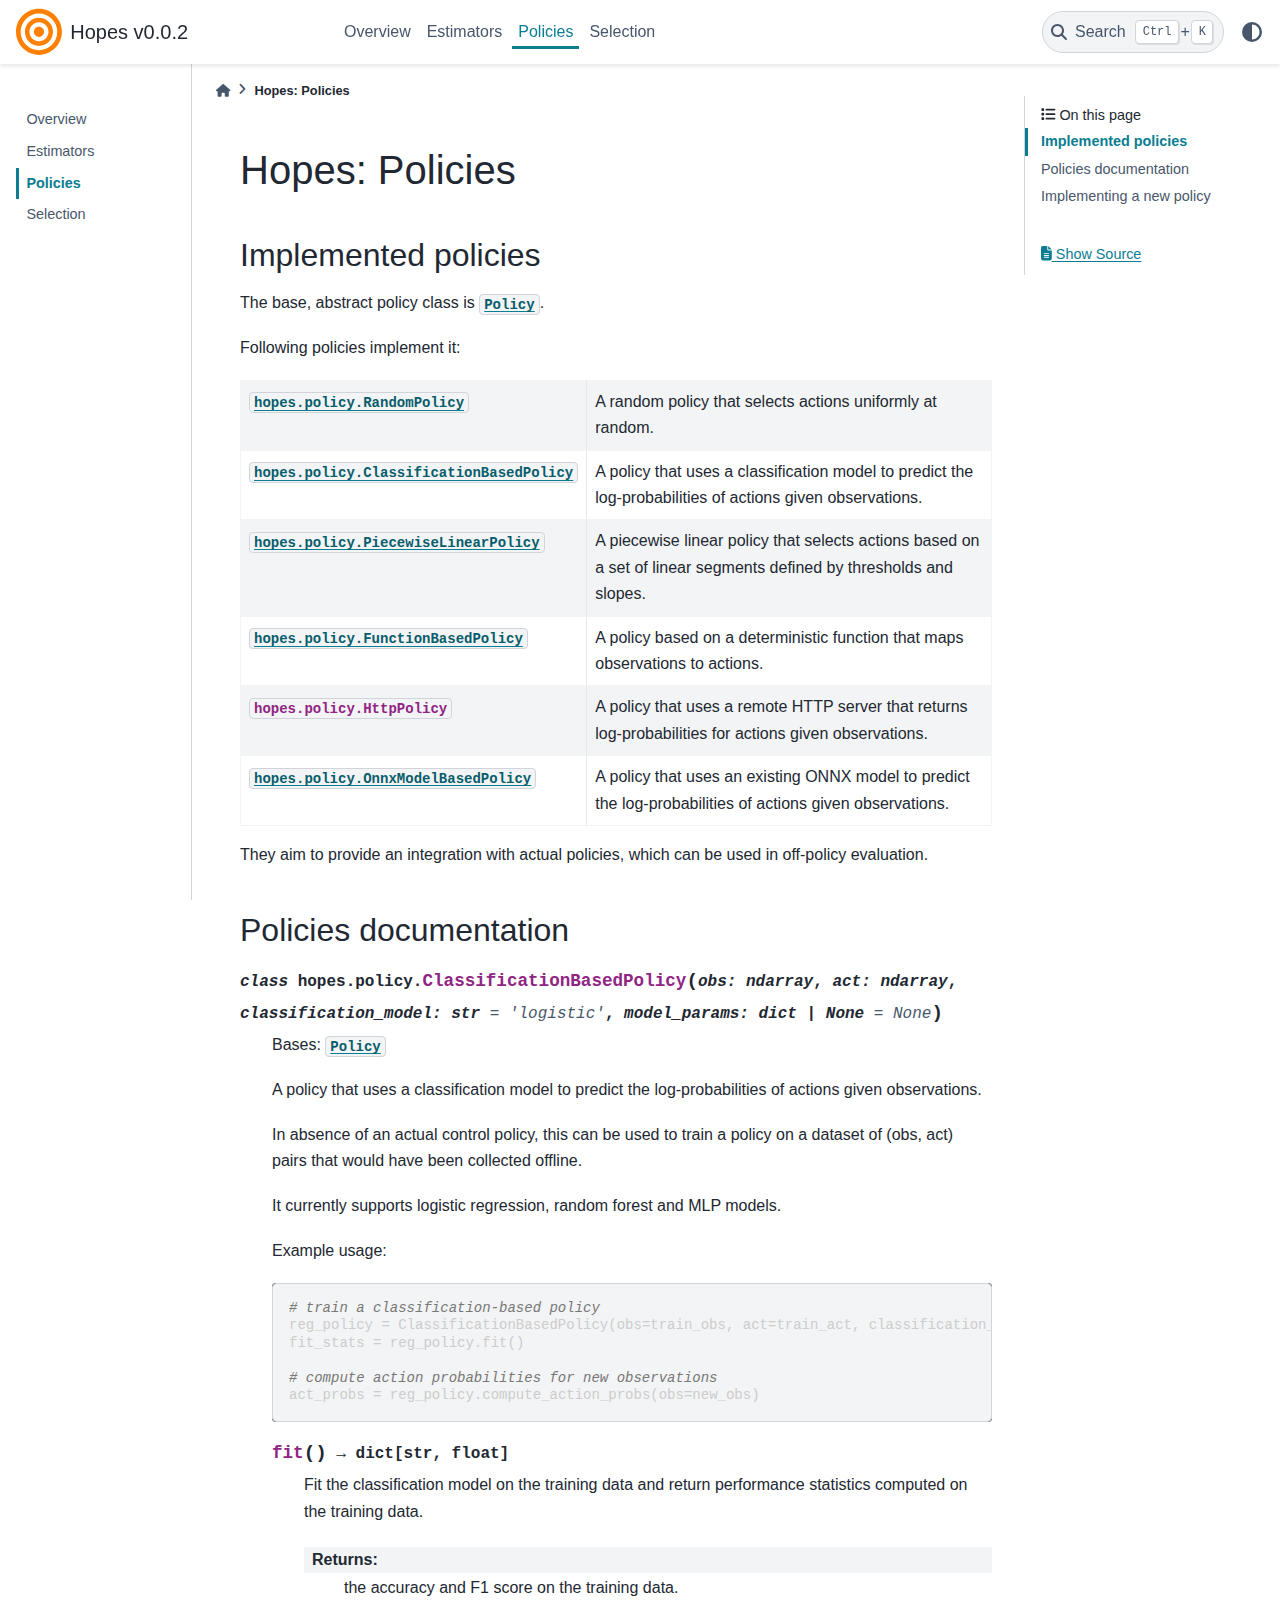
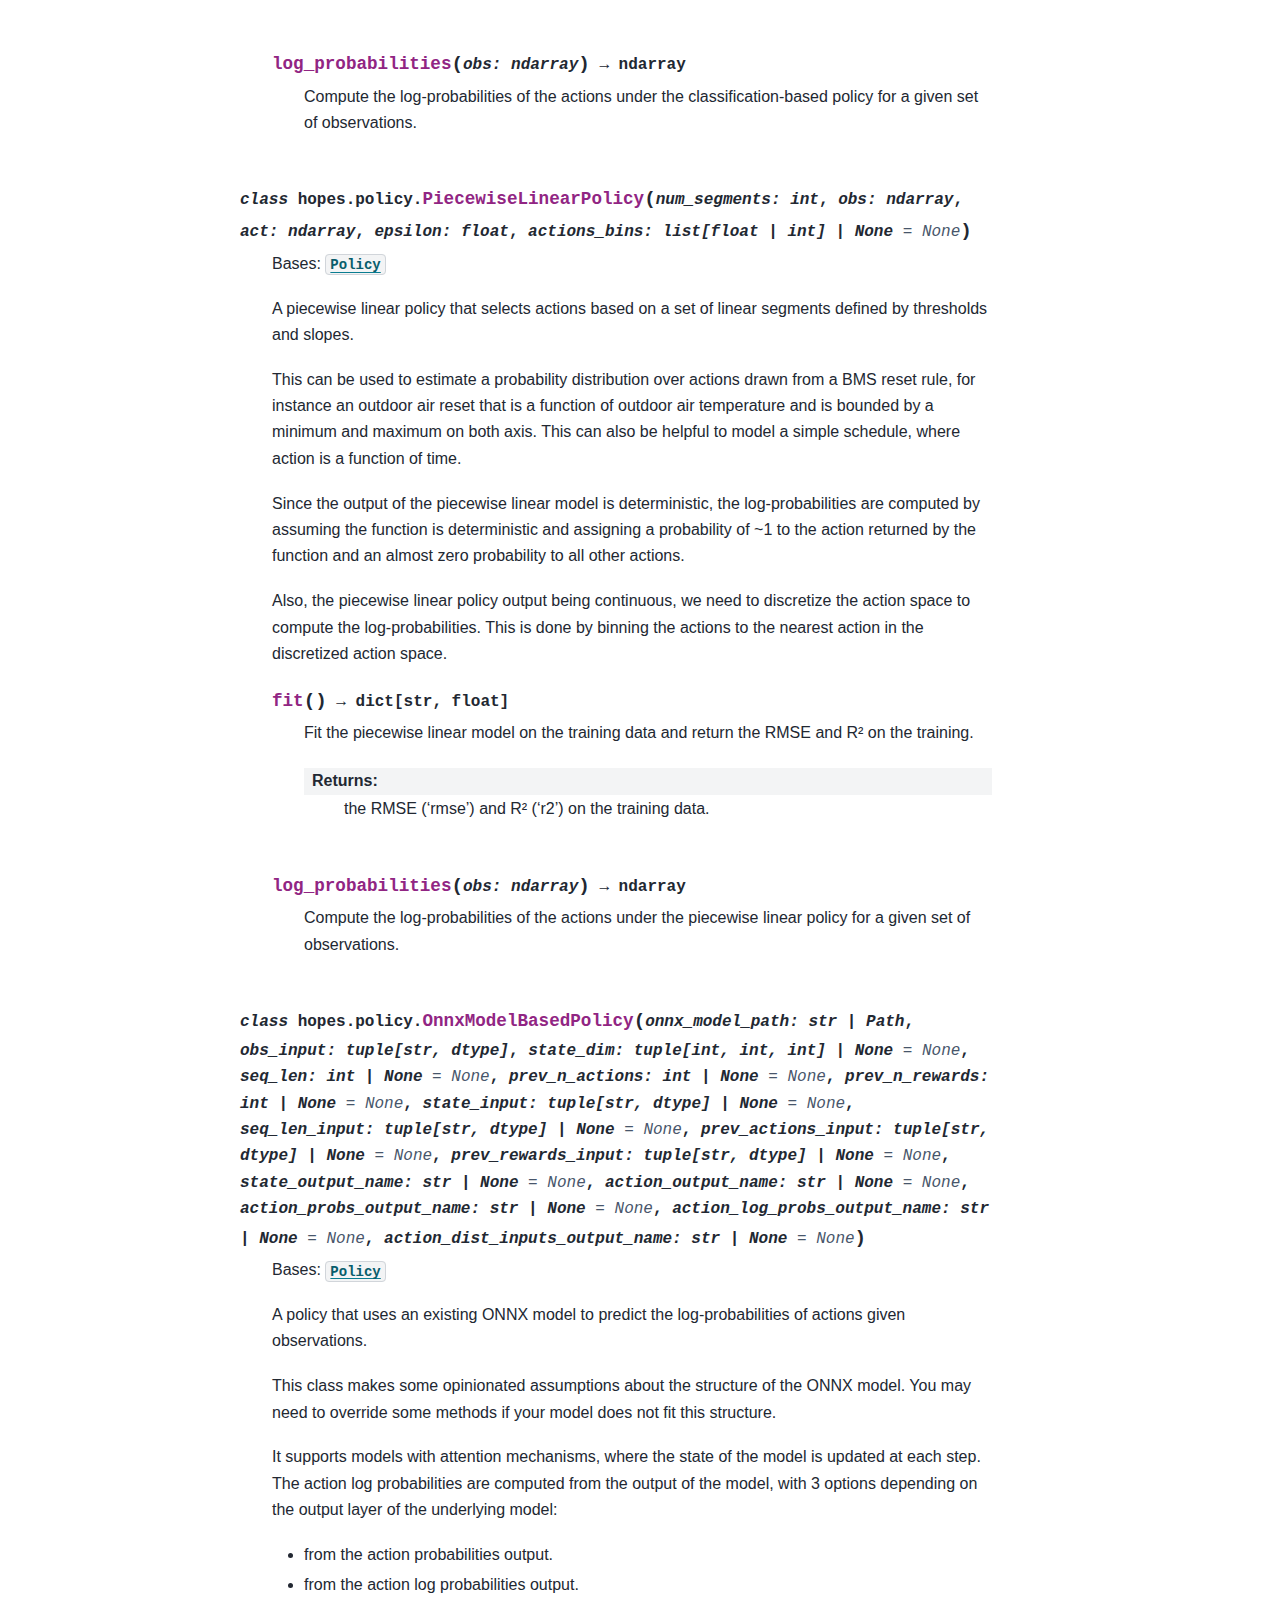
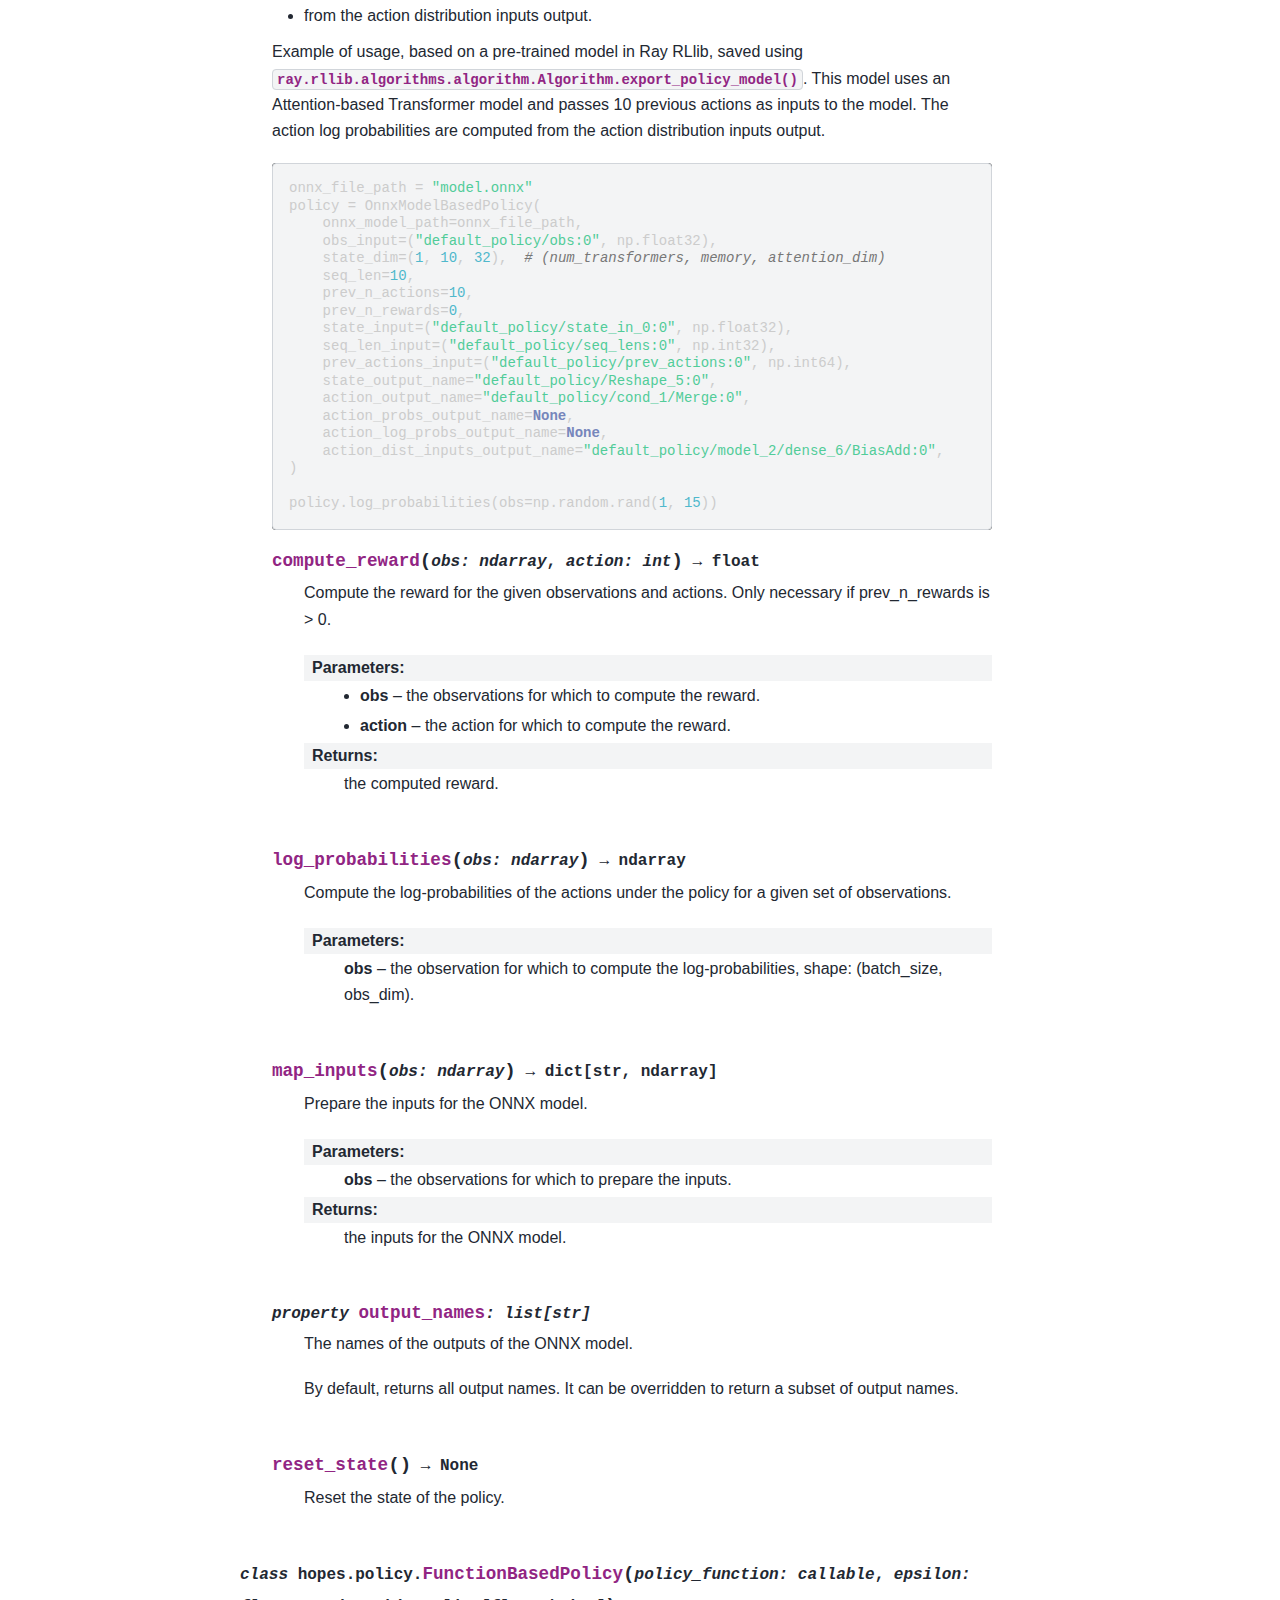
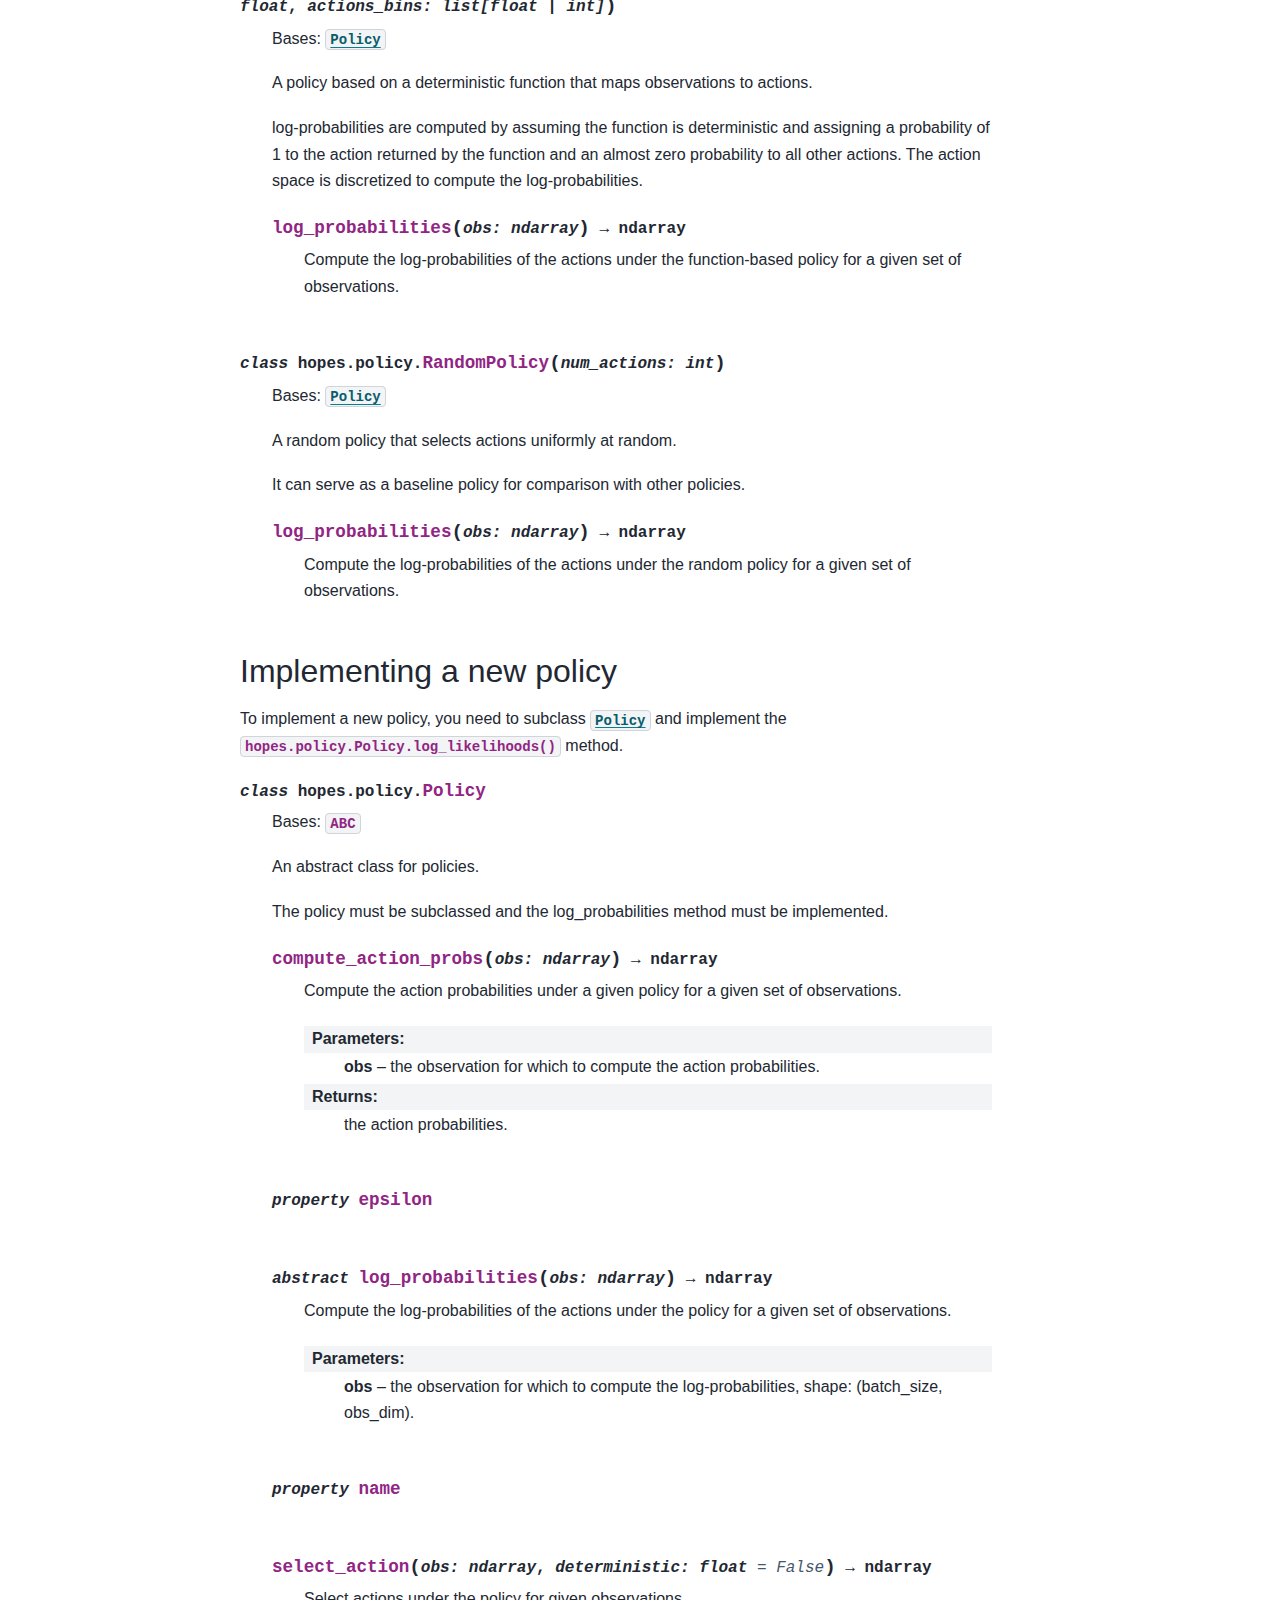
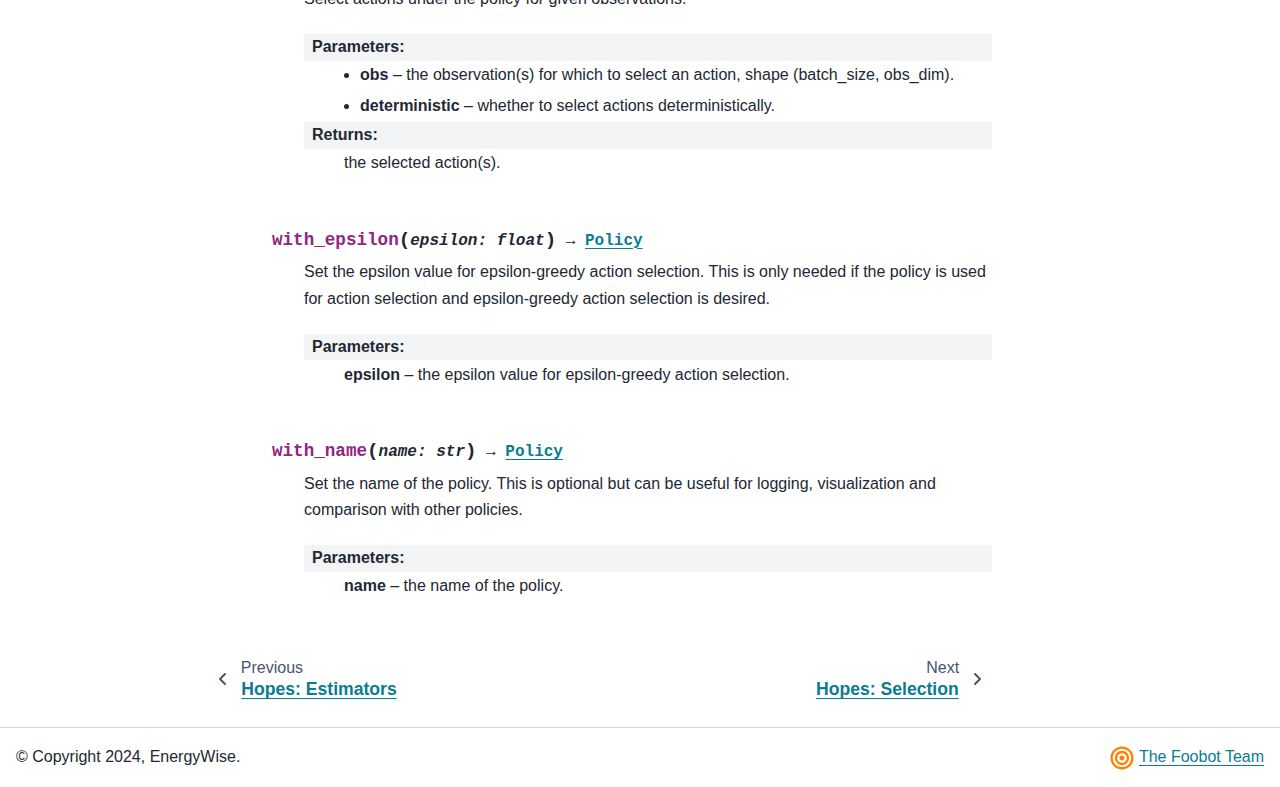
<file: policy/index.html>
<!DOCTYPE html>


<html lang="en" data-content_root="../" >

  <head>
    <meta charset="utf-8" />
    <meta name="viewport" content="width=device-width, initial-scale=1.0" /><meta name="viewport" content="width=device-width, initial-scale=1" />

    <title>Hopes: Policies &#8212; Hopes v0.0.2</title>
  
  
  
  <script data-cfasync="false">
    document.documentElement.dataset.mode = localStorage.getItem("mode") || "";
    document.documentElement.dataset.theme = localStorage.getItem("theme") || "";
  </script>
  
  <!-- Loaded before other Sphinx assets -->
  <link href="../_static/styles/theme.css?digest=dfe6caa3a7d634c4db9b" rel="stylesheet" />
<link href="../_static/styles/bootstrap.css?digest=dfe6caa3a7d634c4db9b" rel="stylesheet" />
<link href="../_static/styles/pydata-sphinx-theme.css?digest=dfe6caa3a7d634c4db9b" rel="stylesheet" />

  
  <link href="../_static/vendor/fontawesome/6.5.2/css/all.min.css?digest=dfe6caa3a7d634c4db9b" rel="stylesheet" />
  <link rel="preload" as="font" type="font/woff2" crossorigin href="../_static/vendor/fontawesome/6.5.2/webfonts/fa-solid-900.woff2" />
<link rel="preload" as="font" type="font/woff2" crossorigin href="../_static/vendor/fontawesome/6.5.2/webfonts/fa-brands-400.woff2" />
<link rel="preload" as="font" type="font/woff2" crossorigin href="../_static/vendor/fontawesome/6.5.2/webfonts/fa-regular-400.woff2" />

    <link rel="stylesheet" type="text/css" href="../_static/pygments.css?v=a746c00c" />
    <link rel="stylesheet" type="text/css" href="../_static/sphinx-design.min.css?v=87e54e7c" />
    <link rel="stylesheet" type="text/css" href="../_static/css/custom.css?v=87098ae6" />
  
  <!-- Pre-loaded scripts that we'll load fully later -->
  <link rel="preload" as="script" href="../_static/scripts/bootstrap.js?digest=dfe6caa3a7d634c4db9b" />
<link rel="preload" as="script" href="../_static/scripts/pydata-sphinx-theme.js?digest=dfe6caa3a7d634c4db9b" />
  <script src="../_static/vendor/fontawesome/6.5.2/js/all.min.js?digest=dfe6caa3a7d634c4db9b"></script>

    <script src="../_static/documentation_options.js?v=e3a6060d"></script>
    <script src="../_static/doctools.js?v=9a2dae69"></script>
    <script src="../_static/sphinx_highlight.js?v=dc90522c"></script>
    <script src="../_static/design-tabs.js?v=f930bc37"></script>
    <script>DOCUMENTATION_OPTIONS.pagename = 'policy/index';</script>
    <link rel="index" title="Index" href="../genindex.html" />
    <link rel="search" title="Search" href="../search.html" />
    <link rel="next" title="Hopes: Selection" href="../ops/index.html" />
    <link rel="prev" title="Hopes: Estimators" href="../ope/index.html" />
  <meta name="viewport" content="width=device-width, initial-scale=1"/>
  <meta name="docsearch:language" content="en"/>
  </head>
  
  
  <body data-bs-spy="scroll" data-bs-target=".bd-toc-nav" data-offset="180" data-bs-root-margin="0px 0px -60%" data-default-mode="">

  
  
  <div id="pst-skip-link" class="skip-link d-print-none"><a href="#main-content">Skip to main content</a></div>
  
  <div id="pst-scroll-pixel-helper"></div>
  
  <button type="button" class="btn rounded-pill" id="pst-back-to-top">
    <i class="fa-solid fa-arrow-up"></i>Back to top</button>

  
  <input type="checkbox"
          class="sidebar-toggle"
          id="pst-primary-sidebar-checkbox"/>
  <label class="overlay overlay-primary" for="pst-primary-sidebar-checkbox"></label>
  
  <input type="checkbox"
          class="sidebar-toggle"
          id="pst-secondary-sidebar-checkbox"/>
  <label class="overlay overlay-secondary" for="pst-secondary-sidebar-checkbox"></label>
  
  <div class="search-button__wrapper">
    <div class="search-button__overlay"></div>
    <div class="search-button__search-container">
<form class="bd-search d-flex align-items-center"
      action="../search.html"
      method="get">
  <i class="fa-solid fa-magnifying-glass"></i>
  <input type="search"
         class="form-control"
         name="q"
         id="search-input"
         placeholder="Search the docs ..."
         aria-label="Search the docs ..."
         autocomplete="off"
         autocorrect="off"
         autocapitalize="off"
         spellcheck="false"/>
  <span class="search-button__kbd-shortcut"><kbd class="kbd-shortcut__modifier">Ctrl</kbd>+<kbd>K</kbd></span>
</form></div>
  </div>

  <div class="pst-async-banner-revealer d-none">
  <aside id="bd-header-version-warning" class="d-none d-print-none" aria-label="Version warning"></aside>
</div>

  
    <header class="bd-header navbar navbar-expand-lg bd-navbar d-print-none">
<div class="bd-header__inner bd-page-width">
  <button class="pst-navbar-icon sidebar-toggle primary-toggle" aria-label="Site navigation">
    <span class="fa-solid fa-bars"></span>
  </button>
  
  
  <div class="col-lg-3 navbar-header-items__start">
    
      <div class="navbar-item">

  
    
  

<a class="navbar-brand logo" href="../index.html">
  
  
  
  
  
    
    
      
    
    
    <img src="../_static/logo.svg" class="logo__image only-light" alt="Hopes v0.0.2"/>
    <script>document.write(`<img src="../_static/logo.svg" class="logo__image only-dark" alt="Hopes v0.0.2"/>`);</script>
  
  
    <p class="title logo__title">Hopes v0.0.2</p>
  
</a></div>
    
  </div>
  
  <div class="col-lg-9 navbar-header-items">
    
    <div class="me-auto navbar-header-items__center">
      
        <div class="navbar-item">
<nav>
  <ul class="bd-navbar-elements navbar-nav">
    
<li class="nav-item ">
  <a class="nav-link nav-internal" href="../overview/index.html">
    Overview
  </a>
</li>


<li class="nav-item ">
  <a class="nav-link nav-internal" href="../ope/index.html">
    Estimators
  </a>
</li>


<li class="nav-item current active">
  <a class="nav-link nav-internal" href="#">
    Policies
  </a>
</li>


<li class="nav-item ">
  <a class="nav-link nav-internal" href="../ops/index.html">
    Selection
  </a>
</li>

  </ul>
</nav></div>
      
    </div>
    
    
    <div class="navbar-header-items__end">
      
        <div class="navbar-item navbar-persistent--container">
          

 <script>
 document.write(`
   <button class="btn search-button-field search-button__button" title="Search" aria-label="Search" data-bs-placement="bottom" data-bs-toggle="tooltip">
    <i class="fa-solid fa-magnifying-glass"></i>
    <span class="search-button__default-text">Search</span>
    <span class="search-button__kbd-shortcut"><kbd class="kbd-shortcut__modifier">Ctrl</kbd>+<kbd class="kbd-shortcut__modifier">K</kbd></span>
   </button>
 `);
 </script>
        </div>
      
      
        <div class="navbar-item">

<script>
document.write(`
  <button class="btn btn-sm nav-link pst-navbar-icon theme-switch-button" title="light/dark" aria-label="light/dark" data-bs-placement="bottom" data-bs-toggle="tooltip">
    <i class="theme-switch fa-solid fa-sun fa-lg" data-mode="light"></i>
    <i class="theme-switch fa-solid fa-moon fa-lg" data-mode="dark"></i>
    <i class="theme-switch fa-solid fa-circle-half-stroke fa-lg" data-mode="auto"></i>
  </button>
`);
</script></div>
      
    </div>
    
  </div>
  
  
    <div class="navbar-persistent--mobile">

 <script>
 document.write(`
   <button class="btn search-button-field search-button__button" title="Search" aria-label="Search" data-bs-placement="bottom" data-bs-toggle="tooltip">
    <i class="fa-solid fa-magnifying-glass"></i>
    <span class="search-button__default-text">Search</span>
    <span class="search-button__kbd-shortcut"><kbd class="kbd-shortcut__modifier">Ctrl</kbd>+<kbd class="kbd-shortcut__modifier">K</kbd></span>
   </button>
 `);
 </script>
    </div>
  

  
    <button class="pst-navbar-icon sidebar-toggle secondary-toggle" aria-label="On this page">
      <span class="fa-solid fa-outdent"></span>
    </button>
  
</div>

    </header>
  

  <div class="bd-container">
    <div class="bd-container__inner bd-page-width">
      
      
      
      <div class="bd-sidebar-primary bd-sidebar">
        

  
  <div class="sidebar-header-items sidebar-primary__section">
    
    
      <div class="sidebar-header-items__center">
        
          
          
            <div class="navbar-item">
<nav>
  <ul class="bd-navbar-elements navbar-nav">
    
<li class="nav-item ">
  <a class="nav-link nav-internal" href="../overview/index.html">
    Overview
  </a>
</li>


<li class="nav-item ">
  <a class="nav-link nav-internal" href="../ope/index.html">
    Estimators
  </a>
</li>


<li class="nav-item current active">
  <a class="nav-link nav-internal" href="#">
    Policies
  </a>
</li>


<li class="nav-item ">
  <a class="nav-link nav-internal" href="../ops/index.html">
    Selection
  </a>
</li>

  </ul>
</nav></div>
          
        
      </div>
    
    
    
      <div class="sidebar-header-items__end">
        
          <div class="navbar-item">

<script>
document.write(`
  <button class="btn btn-sm nav-link pst-navbar-icon theme-switch-button" title="light/dark" aria-label="light/dark" data-bs-placement="bottom" data-bs-toggle="tooltip">
    <i class="theme-switch fa-solid fa-sun fa-lg" data-mode="light"></i>
    <i class="theme-switch fa-solid fa-moon fa-lg" data-mode="dark"></i>
    <i class="theme-switch fa-solid fa-circle-half-stroke fa-lg" data-mode="auto"></i>
  </button>
`);
</script></div>
        
      </div>
    
  </div>
  
    <div class="sidebar-primary-items__start sidebar-primary__section">
        <div class="sidebar-primary-item"><nav id="main-sidebar" class="bd-docs-nav bd-links" aria-label="Section Navigation">
  <div class="bd-toc-item navbar-nav"><ul class="current nav bd-sidenav">
<li class="toctree-l1"><a class="reference internal" href="../overview/index.html">Overview</a></li>
<li class="toctree-l1"><a class="reference internal" href="../ope/index.html">Estimators</a></li>
<li class="toctree-l1 current active"><a class="current reference internal" href="#">Policies</a></li>
<li class="toctree-l1"><a class="reference internal" href="../ops/index.html">Selection</a></li>
</ul>
</div>
</nav></div>
    </div>
  
  
  <div class="sidebar-primary-items__end sidebar-primary__section">
  </div>
  
  <div id="rtd-footer-container"></div>


      </div>
      
      <main id="main-content" class="bd-main" role="main">
        
        
          <div class="bd-content">
            <div class="bd-article-container">
              
              <div class="bd-header-article d-print-none">
<div class="header-article-items header-article__inner">
  
    <div class="header-article-items__start">
      
        <div class="header-article-item">



<nav aria-label="Breadcrumb" class="d-print-none">
  <ul class="bd-breadcrumbs">
    
    <li class="breadcrumb-item breadcrumb-home">
      <a href="../index.html" class="nav-link" aria-label="Home">
        <i class="fa-solid fa-home"></i>
      </a>
    </li>
    <li class="breadcrumb-item active" aria-current="page">Hopes: Policies</li>
  </ul>
</nav>
</div>
      
    </div>
  
  
</div>
</div>
              
              
              
                
<div id="searchbox"></div>
                <article class="bd-article">
                  
  <section id="hopes-policies">
<h1>Hopes: Policies<a class="headerlink" href="#hopes-policies" title="Link to this heading">#</a></h1>
<section id="implemented-policies">
<h2>Implemented policies<a class="headerlink" href="#implemented-policies" title="Link to this heading">#</a></h2>
<p>The base, abstract policy class is <a class="reference internal" href="#hopes.policy.Policy" title="hopes.policy.policies.Policy"><code class="xref py py-class docutils literal notranslate"><span class="pre">Policy</span></code></a>.</p>
<p>Following policies implement it:</p>
<div class="pst-scrollable-table-container"><table class="autosummary longtable table autosummary">
<tbody>
<tr class="row-odd"><td><p><a class="reference internal" href="#hopes.policy.RandomPolicy" title="hopes.policy.RandomPolicy"><code class="xref py py-obj docutils literal notranslate"><span class="pre">hopes.policy.RandomPolicy</span></code></a></p></td>
<td><p>A random policy that selects actions uniformly at random.</p></td>
</tr>
<tr class="row-even"><td><p><a class="reference internal" href="#hopes.policy.ClassificationBasedPolicy" title="hopes.policy.ClassificationBasedPolicy"><code class="xref py py-obj docutils literal notranslate"><span class="pre">hopes.policy.ClassificationBasedPolicy</span></code></a></p></td>
<td><p>A policy that uses a classification model to predict the log-probabilities of actions given observations.</p></td>
</tr>
<tr class="row-odd"><td><p><a class="reference internal" href="#hopes.policy.PiecewiseLinearPolicy" title="hopes.policy.PiecewiseLinearPolicy"><code class="xref py py-obj docutils literal notranslate"><span class="pre">hopes.policy.PiecewiseLinearPolicy</span></code></a></p></td>
<td><p>A piecewise linear policy that selects actions based on a set of linear segments defined by thresholds and slopes.</p></td>
</tr>
<tr class="row-even"><td><p><a class="reference internal" href="#hopes.policy.FunctionBasedPolicy" title="hopes.policy.FunctionBasedPolicy"><code class="xref py py-obj docutils literal notranslate"><span class="pre">hopes.policy.FunctionBasedPolicy</span></code></a></p></td>
<td><p>A policy based on a deterministic function that maps observations to actions.</p></td>
</tr>
<tr class="row-odd"><td><p><code class="xref py py-obj docutils literal notranslate"><span class="pre">hopes.policy.HttpPolicy</span></code></p></td>
<td><p>A policy that uses a remote HTTP server that returns log-probabilities for actions given observations.</p></td>
</tr>
<tr class="row-even"><td><p><a class="reference internal" href="#hopes.policy.OnnxModelBasedPolicy" title="hopes.policy.OnnxModelBasedPolicy"><code class="xref py py-obj docutils literal notranslate"><span class="pre">hopes.policy.OnnxModelBasedPolicy</span></code></a></p></td>
<td><p>A policy that uses an existing ONNX model to predict the log-probabilities of actions given observations.</p></td>
</tr>
</tbody>
</table>
</div>
<p>They aim to provide an integration with actual policies, which can be used in off-policy evaluation.</p>
</section>
<section id="policies-documentation">
<h2>Policies documentation<a class="headerlink" href="#policies-documentation" title="Link to this heading">#</a></h2>
<dl class="py class">
<dt class="sig sig-object py" id="hopes.policy.ClassificationBasedPolicy">
<em class="property"><span class="pre">class</span><span class="w"> </span></em><span class="sig-prename descclassname"><span class="pre">hopes.policy.</span></span><span class="sig-name descname"><span class="pre">ClassificationBasedPolicy</span></span><span class="sig-paren">(</span><em class="sig-param"><span class="n"><span class="pre">obs</span></span><span class="p"><span class="pre">:</span></span><span class="w"> </span><span class="n"><span class="pre">ndarray</span></span></em>, <em class="sig-param"><span class="n"><span class="pre">act</span></span><span class="p"><span class="pre">:</span></span><span class="w"> </span><span class="n"><span class="pre">ndarray</span></span></em>, <em class="sig-param"><span class="n"><span class="pre">classification_model</span></span><span class="p"><span class="pre">:</span></span><span class="w"> </span><span class="n"><span class="pre">str</span></span><span class="w"> </span><span class="o"><span class="pre">=</span></span><span class="w"> </span><span class="default_value"><span class="pre">'logistic'</span></span></em>, <em class="sig-param"><span class="n"><span class="pre">model_params</span></span><span class="p"><span class="pre">:</span></span><span class="w"> </span><span class="n"><span class="pre">dict</span><span class="w"> </span><span class="p"><span class="pre">|</span></span><span class="w"> </span><span class="pre">None</span></span><span class="w"> </span><span class="o"><span class="pre">=</span></span><span class="w"> </span><span class="default_value"><span class="pre">None</span></span></em><span class="sig-paren">)</span><a class="headerlink" href="#hopes.policy.ClassificationBasedPolicy" title="Link to this definition">#</a></dt>
<dd><p>Bases: <a class="reference internal" href="#hopes.policy.Policy" title="hopes.policy.policies.Policy"><code class="xref py py-class docutils literal notranslate"><span class="pre">Policy</span></code></a></p>
<p>A policy that uses a classification model to predict the log-probabilities of actions given
observations.</p>
<p>In absence of an actual control policy, this can be used to train a policy on a dataset
of (obs, act) pairs that would have been collected offline.</p>
<p>It currently supports logistic regression, random forest and MLP models.</p>
<p>Example usage:</p>
<div class="highlight-python notranslate"><div class="highlight"><pre><span></span><span class="c1"># train a classification-based policy</span>
<span class="n">reg_policy</span> <span class="o">=</span> <span class="n">ClassificationBasedPolicy</span><span class="p">(</span><span class="n">obs</span><span class="o">=</span><span class="n">train_obs</span><span class="p">,</span> <span class="n">act</span><span class="o">=</span><span class="n">train_act</span><span class="p">,</span> <span class="n">classification_model</span><span class="o">=</span><span class="s2">&quot;random_forest&quot;</span><span class="p">)</span>
<span class="n">fit_stats</span> <span class="o">=</span> <span class="n">reg_policy</span><span class="o">.</span><span class="n">fit</span><span class="p">()</span>

<span class="c1"># compute action probabilities for new observations</span>
<span class="n">act_probs</span> <span class="o">=</span> <span class="n">reg_policy</span><span class="o">.</span><span class="n">compute_action_probs</span><span class="p">(</span><span class="n">obs</span><span class="o">=</span><span class="n">new_obs</span><span class="p">)</span>
</pre></div>
</div>
<dl class="py method">
<dt class="sig sig-object py" id="hopes.policy.ClassificationBasedPolicy.fit">
<span class="sig-name descname"><span class="pre">fit</span></span><span class="sig-paren">(</span><span class="sig-paren">)</span> <span class="sig-return"><span class="sig-return-icon">&#x2192;</span> <span class="sig-return-typehint"><span class="pre">dict</span><span class="p"><span class="pre">[</span></span><span class="pre">str</span><span class="p"><span class="pre">,</span></span><span class="w"> </span><span class="pre">float</span><span class="p"><span class="pre">]</span></span></span></span><a class="headerlink" href="#hopes.policy.ClassificationBasedPolicy.fit" title="Link to this definition">#</a></dt>
<dd><p>Fit the classification model on the training data and return performance statistics
computed on the training data.</p>
<dl class="field-list simple">
<dt class="field-odd">Returns<span class="colon">:</span></dt>
<dd class="field-odd"><p>the accuracy and F1 score on the training data.</p>
</dd>
</dl>
</dd></dl>

<dl class="py method">
<dt class="sig sig-object py" id="hopes.policy.ClassificationBasedPolicy.log_probabilities">
<span class="sig-name descname"><span class="pre">log_probabilities</span></span><span class="sig-paren">(</span><em class="sig-param"><span class="n"><span class="pre">obs</span></span><span class="p"><span class="pre">:</span></span><span class="w"> </span><span class="n"><span class="pre">ndarray</span></span></em><span class="sig-paren">)</span> <span class="sig-return"><span class="sig-return-icon">&#x2192;</span> <span class="sig-return-typehint"><span class="pre">ndarray</span></span></span><a class="headerlink" href="#hopes.policy.ClassificationBasedPolicy.log_probabilities" title="Link to this definition">#</a></dt>
<dd><p>Compute the log-probabilities of the actions under the classification-based policy for a
given set of observations.</p>
</dd></dl>

</dd></dl>

<dl class="py class">
<dt class="sig sig-object py" id="hopes.policy.PiecewiseLinearPolicy">
<em class="property"><span class="pre">class</span><span class="w"> </span></em><span class="sig-prename descclassname"><span class="pre">hopes.policy.</span></span><span class="sig-name descname"><span class="pre">PiecewiseLinearPolicy</span></span><span class="sig-paren">(</span><em class="sig-param"><span class="n"><span class="pre">num_segments</span></span><span class="p"><span class="pre">:</span></span><span class="w"> </span><span class="n"><span class="pre">int</span></span></em>, <em class="sig-param"><span class="n"><span class="pre">obs</span></span><span class="p"><span class="pre">:</span></span><span class="w"> </span><span class="n"><span class="pre">ndarray</span></span></em>, <em class="sig-param"><span class="n"><span class="pre">act</span></span><span class="p"><span class="pre">:</span></span><span class="w"> </span><span class="n"><span class="pre">ndarray</span></span></em>, <em class="sig-param"><span class="n"><span class="pre">epsilon</span></span><span class="p"><span class="pre">:</span></span><span class="w"> </span><span class="n"><span class="pre">float</span></span></em>, <em class="sig-param"><span class="n"><span class="pre">actions_bins</span></span><span class="p"><span class="pre">:</span></span><span class="w"> </span><span class="n"><span class="pre">list</span><span class="p"><span class="pre">[</span></span><span class="pre">float</span><span class="w"> </span><span class="p"><span class="pre">|</span></span><span class="w"> </span><span class="pre">int</span><span class="p"><span class="pre">]</span></span><span class="w"> </span><span class="p"><span class="pre">|</span></span><span class="w"> </span><span class="pre">None</span></span><span class="w"> </span><span class="o"><span class="pre">=</span></span><span class="w"> </span><span class="default_value"><span class="pre">None</span></span></em><span class="sig-paren">)</span><a class="headerlink" href="#hopes.policy.PiecewiseLinearPolicy" title="Link to this definition">#</a></dt>
<dd><p>Bases: <a class="reference internal" href="#hopes.policy.Policy" title="hopes.policy.policies.Policy"><code class="xref py py-class docutils literal notranslate"><span class="pre">Policy</span></code></a></p>
<p>A piecewise linear policy that selects actions based on a set of linear segments defined by
thresholds and slopes.</p>
<p>This can be used to estimate a probability distribution over actions drawn from a BMS
reset rule, for instance an outdoor air reset that is a function of outdoor air
temperature and is bounded by a minimum and maximum on both axis. This can also be
helpful to model a simple schedule, where action is a function of time.</p>
<p>Since the output of the piecewise linear model is deterministic, the log-probabilities
are computed by assuming the function is deterministic and assigning a probability of ~1
to the action returned by the function and an almost zero probability to all other
actions.</p>
<p>Also, the piecewise linear policy output being continuous, we need to discretize the
action space to compute the log-probabilities. This is done by binning the actions to
the nearest action in the discretized action space.</p>
<dl class="py method">
<dt class="sig sig-object py" id="hopes.policy.PiecewiseLinearPolicy.fit">
<span class="sig-name descname"><span class="pre">fit</span></span><span class="sig-paren">(</span><span class="sig-paren">)</span> <span class="sig-return"><span class="sig-return-icon">&#x2192;</span> <span class="sig-return-typehint"><span class="pre">dict</span><span class="p"><span class="pre">[</span></span><span class="pre">str</span><span class="p"><span class="pre">,</span></span><span class="w"> </span><span class="pre">float</span><span class="p"><span class="pre">]</span></span></span></span><a class="headerlink" href="#hopes.policy.PiecewiseLinearPolicy.fit" title="Link to this definition">#</a></dt>
<dd><p>Fit the piecewise linear model on the training data and return the RMSE and R² on the
training.</p>
<dl class="field-list simple">
<dt class="field-odd">Returns<span class="colon">:</span></dt>
<dd class="field-odd"><p>the RMSE (‘rmse’) and R² (‘r2’) on the training data.</p>
</dd>
</dl>
</dd></dl>

<dl class="py method">
<dt class="sig sig-object py" id="hopes.policy.PiecewiseLinearPolicy.log_probabilities">
<span class="sig-name descname"><span class="pre">log_probabilities</span></span><span class="sig-paren">(</span><em class="sig-param"><span class="n"><span class="pre">obs</span></span><span class="p"><span class="pre">:</span></span><span class="w"> </span><span class="n"><span class="pre">ndarray</span></span></em><span class="sig-paren">)</span> <span class="sig-return"><span class="sig-return-icon">&#x2192;</span> <span class="sig-return-typehint"><span class="pre">ndarray</span></span></span><a class="headerlink" href="#hopes.policy.PiecewiseLinearPolicy.log_probabilities" title="Link to this definition">#</a></dt>
<dd><p>Compute the log-probabilities of the actions under the piecewise linear policy for a
given set of observations.</p>
</dd></dl>

</dd></dl>

<dl class="py class">
<dt class="sig sig-object py" id="hopes.policy.OnnxModelBasedPolicy">
<em class="property"><span class="pre">class</span><span class="w"> </span></em><span class="sig-prename descclassname"><span class="pre">hopes.policy.</span></span><span class="sig-name descname"><span class="pre">OnnxModelBasedPolicy</span></span><span class="sig-paren">(</span><em class="sig-param"><span class="n"><span class="pre">onnx_model_path</span></span><span class="p"><span class="pre">:</span></span><span class="w"> </span><span class="n"><span class="pre">str</span><span class="w"> </span><span class="p"><span class="pre">|</span></span><span class="w"> </span><span class="pre">Path</span></span></em>, <em class="sig-param"><span class="n"><span class="pre">obs_input</span></span><span class="p"><span class="pre">:</span></span><span class="w"> </span><span class="n"><span class="pre">tuple</span><span class="p"><span class="pre">[</span></span><span class="pre">str</span><span class="p"><span class="pre">,</span></span><span class="w"> </span><span class="pre">dtype</span><span class="p"><span class="pre">]</span></span></span></em>, <em class="sig-param"><span class="n"><span class="pre">state_dim</span></span><span class="p"><span class="pre">:</span></span><span class="w"> </span><span class="n"><span class="pre">tuple</span><span class="p"><span class="pre">[</span></span><span class="pre">int</span><span class="p"><span class="pre">,</span></span><span class="w"> </span><span class="pre">int</span><span class="p"><span class="pre">,</span></span><span class="w"> </span><span class="pre">int</span><span class="p"><span class="pre">]</span></span><span class="w"> </span><span class="p"><span class="pre">|</span></span><span class="w"> </span><span class="pre">None</span></span><span class="w"> </span><span class="o"><span class="pre">=</span></span><span class="w"> </span><span class="default_value"><span class="pre">None</span></span></em>, <em class="sig-param"><span class="n"><span class="pre">seq_len</span></span><span class="p"><span class="pre">:</span></span><span class="w"> </span><span class="n"><span class="pre">int</span><span class="w"> </span><span class="p"><span class="pre">|</span></span><span class="w"> </span><span class="pre">None</span></span><span class="w"> </span><span class="o"><span class="pre">=</span></span><span class="w"> </span><span class="default_value"><span class="pre">None</span></span></em>, <em class="sig-param"><span class="n"><span class="pre">prev_n_actions</span></span><span class="p"><span class="pre">:</span></span><span class="w"> </span><span class="n"><span class="pre">int</span><span class="w"> </span><span class="p"><span class="pre">|</span></span><span class="w"> </span><span class="pre">None</span></span><span class="w"> </span><span class="o"><span class="pre">=</span></span><span class="w"> </span><span class="default_value"><span class="pre">None</span></span></em>, <em class="sig-param"><span class="n"><span class="pre">prev_n_rewards</span></span><span class="p"><span class="pre">:</span></span><span class="w"> </span><span class="n"><span class="pre">int</span><span class="w"> </span><span class="p"><span class="pre">|</span></span><span class="w"> </span><span class="pre">None</span></span><span class="w"> </span><span class="o"><span class="pre">=</span></span><span class="w"> </span><span class="default_value"><span class="pre">None</span></span></em>, <em class="sig-param"><span class="n"><span class="pre">state_input</span></span><span class="p"><span class="pre">:</span></span><span class="w"> </span><span class="n"><span class="pre">tuple</span><span class="p"><span class="pre">[</span></span><span class="pre">str</span><span class="p"><span class="pre">,</span></span><span class="w"> </span><span class="pre">dtype</span><span class="p"><span class="pre">]</span></span><span class="w"> </span><span class="p"><span class="pre">|</span></span><span class="w"> </span><span class="pre">None</span></span><span class="w"> </span><span class="o"><span class="pre">=</span></span><span class="w"> </span><span class="default_value"><span class="pre">None</span></span></em>, <em class="sig-param"><span class="n"><span class="pre">seq_len_input</span></span><span class="p"><span class="pre">:</span></span><span class="w"> </span><span class="n"><span class="pre">tuple</span><span class="p"><span class="pre">[</span></span><span class="pre">str</span><span class="p"><span class="pre">,</span></span><span class="w"> </span><span class="pre">dtype</span><span class="p"><span class="pre">]</span></span><span class="w"> </span><span class="p"><span class="pre">|</span></span><span class="w"> </span><span class="pre">None</span></span><span class="w"> </span><span class="o"><span class="pre">=</span></span><span class="w"> </span><span class="default_value"><span class="pre">None</span></span></em>, <em class="sig-param"><span class="n"><span class="pre">prev_actions_input</span></span><span class="p"><span class="pre">:</span></span><span class="w"> </span><span class="n"><span class="pre">tuple</span><span class="p"><span class="pre">[</span></span><span class="pre">str</span><span class="p"><span class="pre">,</span></span><span class="w"> </span><span class="pre">dtype</span><span class="p"><span class="pre">]</span></span><span class="w"> </span><span class="p"><span class="pre">|</span></span><span class="w"> </span><span class="pre">None</span></span><span class="w"> </span><span class="o"><span class="pre">=</span></span><span class="w"> </span><span class="default_value"><span class="pre">None</span></span></em>, <em class="sig-param"><span class="n"><span class="pre">prev_rewards_input</span></span><span class="p"><span class="pre">:</span></span><span class="w"> </span><span class="n"><span class="pre">tuple</span><span class="p"><span class="pre">[</span></span><span class="pre">str</span><span class="p"><span class="pre">,</span></span><span class="w"> </span><span class="pre">dtype</span><span class="p"><span class="pre">]</span></span><span class="w"> </span><span class="p"><span class="pre">|</span></span><span class="w"> </span><span class="pre">None</span></span><span class="w"> </span><span class="o"><span class="pre">=</span></span><span class="w"> </span><span class="default_value"><span class="pre">None</span></span></em>, <em class="sig-param"><span class="n"><span class="pre">state_output_name</span></span><span class="p"><span class="pre">:</span></span><span class="w"> </span><span class="n"><span class="pre">str</span><span class="w"> </span><span class="p"><span class="pre">|</span></span><span class="w"> </span><span class="pre">None</span></span><span class="w"> </span><span class="o"><span class="pre">=</span></span><span class="w"> </span><span class="default_value"><span class="pre">None</span></span></em>, <em class="sig-param"><span class="n"><span class="pre">action_output_name</span></span><span class="p"><span class="pre">:</span></span><span class="w"> </span><span class="n"><span class="pre">str</span><span class="w"> </span><span class="p"><span class="pre">|</span></span><span class="w"> </span><span class="pre">None</span></span><span class="w"> </span><span class="o"><span class="pre">=</span></span><span class="w"> </span><span class="default_value"><span class="pre">None</span></span></em>, <em class="sig-param"><span class="n"><span class="pre">action_probs_output_name</span></span><span class="p"><span class="pre">:</span></span><span class="w"> </span><span class="n"><span class="pre">str</span><span class="w"> </span><span class="p"><span class="pre">|</span></span><span class="w"> </span><span class="pre">None</span></span><span class="w"> </span><span class="o"><span class="pre">=</span></span><span class="w"> </span><span class="default_value"><span class="pre">None</span></span></em>, <em class="sig-param"><span class="n"><span class="pre">action_log_probs_output_name</span></span><span class="p"><span class="pre">:</span></span><span class="w"> </span><span class="n"><span class="pre">str</span><span class="w"> </span><span class="p"><span class="pre">|</span></span><span class="w"> </span><span class="pre">None</span></span><span class="w"> </span><span class="o"><span class="pre">=</span></span><span class="w"> </span><span class="default_value"><span class="pre">None</span></span></em>, <em class="sig-param"><span class="n"><span class="pre">action_dist_inputs_output_name</span></span><span class="p"><span class="pre">:</span></span><span class="w"> </span><span class="n"><span class="pre">str</span><span class="w"> </span><span class="p"><span class="pre">|</span></span><span class="w"> </span><span class="pre">None</span></span><span class="w"> </span><span class="o"><span class="pre">=</span></span><span class="w"> </span><span class="default_value"><span class="pre">None</span></span></em><span class="sig-paren">)</span><a class="headerlink" href="#hopes.policy.OnnxModelBasedPolicy" title="Link to this definition">#</a></dt>
<dd><p>Bases: <a class="reference internal" href="#hopes.policy.Policy" title="hopes.policy.policies.Policy"><code class="xref py py-class docutils literal notranslate"><span class="pre">Policy</span></code></a></p>
<p>A policy that uses an existing ONNX model to predict the log-probabilities of actions given
observations.</p>
<p>This class makes some opinionated assumptions about the structure of the ONNX model. You may need to override some
methods if your model does not fit this structure.</p>
<p>It supports models with attention mechanisms, where the state of the model is updated at each step.
The action log probabilities are computed from the output of the model, with 3 options depending on the output layer
of the underlying model:</p>
<ul class="simple">
<li><p>from the action probabilities output.</p></li>
<li><p>from the action log probabilities output.</p></li>
<li><p>from the action distribution inputs output.</p></li>
</ul>
<p>Example of usage, based on a pre-trained model in Ray RLlib, saved using <code class="xref py py-meth docutils literal notranslate"><span class="pre">ray.rllib.algorithms.algorithm.Algorithm.export_policy_model()</span></code>.
This model uses an Attention-based Transformer model and passes 10 previous actions as inputs to the model. The action
log probabilities are computed from the action distribution inputs output.</p>
<div class="highlight-python notranslate"><div class="highlight"><pre><span></span><span class="n">onnx_file_path</span> <span class="o">=</span> <span class="s2">&quot;model.onnx&quot;</span>
<span class="n">policy</span> <span class="o">=</span> <span class="n">OnnxModelBasedPolicy</span><span class="p">(</span>
    <span class="n">onnx_model_path</span><span class="o">=</span><span class="n">onnx_file_path</span><span class="p">,</span>
    <span class="n">obs_input</span><span class="o">=</span><span class="p">(</span><span class="s2">&quot;default_policy/obs:0&quot;</span><span class="p">,</span> <span class="n">np</span><span class="o">.</span><span class="n">float32</span><span class="p">),</span>
    <span class="n">state_dim</span><span class="o">=</span><span class="p">(</span><span class="mi">1</span><span class="p">,</span> <span class="mi">10</span><span class="p">,</span> <span class="mi">32</span><span class="p">),</span>  <span class="c1"># (num_transformers, memory, attention_dim)</span>
    <span class="n">seq_len</span><span class="o">=</span><span class="mi">10</span><span class="p">,</span>
    <span class="n">prev_n_actions</span><span class="o">=</span><span class="mi">10</span><span class="p">,</span>
    <span class="n">prev_n_rewards</span><span class="o">=</span><span class="mi">0</span><span class="p">,</span>
    <span class="n">state_input</span><span class="o">=</span><span class="p">(</span><span class="s2">&quot;default_policy/state_in_0:0&quot;</span><span class="p">,</span> <span class="n">np</span><span class="o">.</span><span class="n">float32</span><span class="p">),</span>
    <span class="n">seq_len_input</span><span class="o">=</span><span class="p">(</span><span class="s2">&quot;default_policy/seq_lens:0&quot;</span><span class="p">,</span> <span class="n">np</span><span class="o">.</span><span class="n">int32</span><span class="p">),</span>
    <span class="n">prev_actions_input</span><span class="o">=</span><span class="p">(</span><span class="s2">&quot;default_policy/prev_actions:0&quot;</span><span class="p">,</span> <span class="n">np</span><span class="o">.</span><span class="n">int64</span><span class="p">),</span>
    <span class="n">state_output_name</span><span class="o">=</span><span class="s2">&quot;default_policy/Reshape_5:0&quot;</span><span class="p">,</span>
    <span class="n">action_output_name</span><span class="o">=</span><span class="s2">&quot;default_policy/cond_1/Merge:0&quot;</span><span class="p">,</span>
    <span class="n">action_probs_output_name</span><span class="o">=</span><span class="kc">None</span><span class="p">,</span>
    <span class="n">action_log_probs_output_name</span><span class="o">=</span><span class="kc">None</span><span class="p">,</span>
    <span class="n">action_dist_inputs_output_name</span><span class="o">=</span><span class="s2">&quot;default_policy/model_2/dense_6/BiasAdd:0&quot;</span><span class="p">,</span>
<span class="p">)</span>

<span class="n">policy</span><span class="o">.</span><span class="n">log_probabilities</span><span class="p">(</span><span class="n">obs</span><span class="o">=</span><span class="n">np</span><span class="o">.</span><span class="n">random</span><span class="o">.</span><span class="n">rand</span><span class="p">(</span><span class="mi">1</span><span class="p">,</span> <span class="mi">15</span><span class="p">))</span>
</pre></div>
</div>
<dl class="py method">
<dt class="sig sig-object py" id="hopes.policy.OnnxModelBasedPolicy.compute_reward">
<span class="sig-name descname"><span class="pre">compute_reward</span></span><span class="sig-paren">(</span><em class="sig-param"><span class="n"><span class="pre">obs</span></span><span class="p"><span class="pre">:</span></span><span class="w"> </span><span class="n"><span class="pre">ndarray</span></span></em>, <em class="sig-param"><span class="n"><span class="pre">action</span></span><span class="p"><span class="pre">:</span></span><span class="w"> </span><span class="n"><span class="pre">int</span></span></em><span class="sig-paren">)</span> <span class="sig-return"><span class="sig-return-icon">&#x2192;</span> <span class="sig-return-typehint"><span class="pre">float</span></span></span><a class="headerlink" href="#hopes.policy.OnnxModelBasedPolicy.compute_reward" title="Link to this definition">#</a></dt>
<dd><p>Compute the reward for the given observations and actions. Only necessary if
prev_n_rewards is &gt; 0.</p>
<dl class="field-list simple">
<dt class="field-odd">Parameters<span class="colon">:</span></dt>
<dd class="field-odd"><ul class="simple">
<li><p><strong>obs</strong> – the observations for which to compute the reward.</p></li>
<li><p><strong>action</strong> – the action for which to compute the reward.</p></li>
</ul>
</dd>
<dt class="field-even">Returns<span class="colon">:</span></dt>
<dd class="field-even"><p>the computed reward.</p>
</dd>
</dl>
</dd></dl>

<dl class="py method">
<dt class="sig sig-object py" id="hopes.policy.OnnxModelBasedPolicy.log_probabilities">
<span class="sig-name descname"><span class="pre">log_probabilities</span></span><span class="sig-paren">(</span><em class="sig-param"><span class="n"><span class="pre">obs</span></span><span class="p"><span class="pre">:</span></span><span class="w"> </span><span class="n"><span class="pre">ndarray</span></span></em><span class="sig-paren">)</span> <span class="sig-return"><span class="sig-return-icon">&#x2192;</span> <span class="sig-return-typehint"><span class="pre">ndarray</span></span></span><a class="headerlink" href="#hopes.policy.OnnxModelBasedPolicy.log_probabilities" title="Link to this definition">#</a></dt>
<dd><p>Compute the log-probabilities of the actions under the policy for a given set of
observations.</p>
<dl class="field-list simple">
<dt class="field-odd">Parameters<span class="colon">:</span></dt>
<dd class="field-odd"><p><strong>obs</strong> – the observation for which to compute the log-probabilities, shape:
(batch_size, obs_dim).</p>
</dd>
</dl>
</dd></dl>

<dl class="py method">
<dt class="sig sig-object py" id="hopes.policy.OnnxModelBasedPolicy.map_inputs">
<span class="sig-name descname"><span class="pre">map_inputs</span></span><span class="sig-paren">(</span><em class="sig-param"><span class="n"><span class="pre">obs</span></span><span class="p"><span class="pre">:</span></span><span class="w"> </span><span class="n"><span class="pre">ndarray</span></span></em><span class="sig-paren">)</span> <span class="sig-return"><span class="sig-return-icon">&#x2192;</span> <span class="sig-return-typehint"><span class="pre">dict</span><span class="p"><span class="pre">[</span></span><span class="pre">str</span><span class="p"><span class="pre">,</span></span><span class="w"> </span><span class="pre">ndarray</span><span class="p"><span class="pre">]</span></span></span></span><a class="headerlink" href="#hopes.policy.OnnxModelBasedPolicy.map_inputs" title="Link to this definition">#</a></dt>
<dd><p>Prepare the inputs for the ONNX model.</p>
<dl class="field-list simple">
<dt class="field-odd">Parameters<span class="colon">:</span></dt>
<dd class="field-odd"><p><strong>obs</strong> – the observations for which to prepare the inputs.</p>
</dd>
<dt class="field-even">Returns<span class="colon">:</span></dt>
<dd class="field-even"><p>the inputs for the ONNX model.</p>
</dd>
</dl>
</dd></dl>

<dl class="py property">
<dt class="sig sig-object py" id="hopes.policy.OnnxModelBasedPolicy.output_names">
<em class="property"><span class="pre">property</span><span class="w"> </span></em><span class="sig-name descname"><span class="pre">output_names</span></span><em class="property"><span class="p"><span class="pre">:</span></span><span class="w"> </span><span class="pre">list</span><span class="p"><span class="pre">[</span></span><span class="pre">str</span><span class="p"><span class="pre">]</span></span></em><a class="headerlink" href="#hopes.policy.OnnxModelBasedPolicy.output_names" title="Link to this definition">#</a></dt>
<dd><p>The names of the outputs of the ONNX model.</p>
<p>By default, returns all output names. It can be overridden to return a subset of
output names.</p>
</dd></dl>

<dl class="py method">
<dt class="sig sig-object py" id="hopes.policy.OnnxModelBasedPolicy.reset_state">
<span class="sig-name descname"><span class="pre">reset_state</span></span><span class="sig-paren">(</span><span class="sig-paren">)</span> <span class="sig-return"><span class="sig-return-icon">&#x2192;</span> <span class="sig-return-typehint"><span class="pre">None</span></span></span><a class="headerlink" href="#hopes.policy.OnnxModelBasedPolicy.reset_state" title="Link to this definition">#</a></dt>
<dd><p>Reset the state of the policy.</p>
</dd></dl>

</dd></dl>

<dl class="py class">
<dt class="sig sig-object py" id="hopes.policy.FunctionBasedPolicy">
<em class="property"><span class="pre">class</span><span class="w"> </span></em><span class="sig-prename descclassname"><span class="pre">hopes.policy.</span></span><span class="sig-name descname"><span class="pre">FunctionBasedPolicy</span></span><span class="sig-paren">(</span><em class="sig-param"><span class="n"><span class="pre">policy_function</span></span><span class="p"><span class="pre">:</span></span><span class="w"> </span><span class="n"><span class="pre">callable</span></span></em>, <em class="sig-param"><span class="n"><span class="pre">epsilon</span></span><span class="p"><span class="pre">:</span></span><span class="w"> </span><span class="n"><span class="pre">float</span></span></em>, <em class="sig-param"><span class="n"><span class="pre">actions_bins</span></span><span class="p"><span class="pre">:</span></span><span class="w"> </span><span class="n"><span class="pre">list</span><span class="p"><span class="pre">[</span></span><span class="pre">float</span><span class="w"> </span><span class="p"><span class="pre">|</span></span><span class="w"> </span><span class="pre">int</span><span class="p"><span class="pre">]</span></span></span></em><span class="sig-paren">)</span><a class="headerlink" href="#hopes.policy.FunctionBasedPolicy" title="Link to this definition">#</a></dt>
<dd><p>Bases: <a class="reference internal" href="#hopes.policy.Policy" title="hopes.policy.policies.Policy"><code class="xref py py-class docutils literal notranslate"><span class="pre">Policy</span></code></a></p>
<p>A policy based on a deterministic function that maps observations to actions.</p>
<p>log-probabilities are computed by assuming the function is deterministic and assigning a
probability of 1 to the action returned by the function and an almost zero probability
to all other actions. The action space is discretized to compute the log-probabilities.</p>
<dl class="py method">
<dt class="sig sig-object py" id="hopes.policy.FunctionBasedPolicy.log_probabilities">
<span class="sig-name descname"><span class="pre">log_probabilities</span></span><span class="sig-paren">(</span><em class="sig-param"><span class="n"><span class="pre">obs</span></span><span class="p"><span class="pre">:</span></span><span class="w"> </span><span class="n"><span class="pre">ndarray</span></span></em><span class="sig-paren">)</span> <span class="sig-return"><span class="sig-return-icon">&#x2192;</span> <span class="sig-return-typehint"><span class="pre">ndarray</span></span></span><a class="headerlink" href="#hopes.policy.FunctionBasedPolicy.log_probabilities" title="Link to this definition">#</a></dt>
<dd><p>Compute the log-probabilities of the actions under the function-based policy for a given
set of observations.</p>
</dd></dl>

</dd></dl>

<dl class="py class">
<dt class="sig sig-object py" id="hopes.policy.RandomPolicy">
<em class="property"><span class="pre">class</span><span class="w"> </span></em><span class="sig-prename descclassname"><span class="pre">hopes.policy.</span></span><span class="sig-name descname"><span class="pre">RandomPolicy</span></span><span class="sig-paren">(</span><em class="sig-param"><span class="n"><span class="pre">num_actions</span></span><span class="p"><span class="pre">:</span></span><span class="w"> </span><span class="n"><span class="pre">int</span></span></em><span class="sig-paren">)</span><a class="headerlink" href="#hopes.policy.RandomPolicy" title="Link to this definition">#</a></dt>
<dd><p>Bases: <a class="reference internal" href="#hopes.policy.Policy" title="hopes.policy.policies.Policy"><code class="xref py py-class docutils literal notranslate"><span class="pre">Policy</span></code></a></p>
<p>A random policy that selects actions uniformly at random.</p>
<p>It can serve as a baseline policy for comparison with other policies.</p>
<dl class="py method">
<dt class="sig sig-object py" id="hopes.policy.RandomPolicy.log_probabilities">
<span class="sig-name descname"><span class="pre">log_probabilities</span></span><span class="sig-paren">(</span><em class="sig-param"><span class="n"><span class="pre">obs</span></span><span class="p"><span class="pre">:</span></span><span class="w"> </span><span class="n"><span class="pre">ndarray</span></span></em><span class="sig-paren">)</span> <span class="sig-return"><span class="sig-return-icon">&#x2192;</span> <span class="sig-return-typehint"><span class="pre">ndarray</span></span></span><a class="headerlink" href="#hopes.policy.RandomPolicy.log_probabilities" title="Link to this definition">#</a></dt>
<dd><p>Compute the log-probabilities of the actions under the random policy for a given set of
observations.</p>
</dd></dl>

</dd></dl>

</section>
<section id="implementing-a-new-policy">
<h2>Implementing a new policy<a class="headerlink" href="#implementing-a-new-policy" title="Link to this heading">#</a></h2>
<p>To implement a new policy, you need to subclass <a class="reference internal" href="#hopes.policy.Policy" title="hopes.policy.policies.Policy"><code class="xref py py-class docutils literal notranslate"><span class="pre">Policy</span></code></a> and implement the
<code class="xref py py-meth docutils literal notranslate"><span class="pre">hopes.policy.Policy.log_likelihoods()</span></code> method.</p>
<dl class="py class">
<dt class="sig sig-object py" id="hopes.policy.Policy">
<em class="property"><span class="pre">class</span><span class="w"> </span></em><span class="sig-prename descclassname"><span class="pre">hopes.policy.</span></span><span class="sig-name descname"><span class="pre">Policy</span></span><a class="headerlink" href="#hopes.policy.Policy" title="Link to this definition">#</a></dt>
<dd><p>Bases: <code class="xref py py-class docutils literal notranslate"><span class="pre">ABC</span></code></p>
<p>An abstract class for policies.</p>
<p>The policy must be subclassed and the log_probabilities method must be implemented.</p>
<dl class="py method">
<dt class="sig sig-object py" id="hopes.policy.Policy.compute_action_probs">
<span class="sig-name descname"><span class="pre">compute_action_probs</span></span><span class="sig-paren">(</span><em class="sig-param"><span class="n"><span class="pre">obs</span></span><span class="p"><span class="pre">:</span></span><span class="w"> </span><span class="n"><span class="pre">ndarray</span></span></em><span class="sig-paren">)</span> <span class="sig-return"><span class="sig-return-icon">&#x2192;</span> <span class="sig-return-typehint"><span class="pre">ndarray</span></span></span><a class="headerlink" href="#hopes.policy.Policy.compute_action_probs" title="Link to this definition">#</a></dt>
<dd><p>Compute the action probabilities under a given policy for a given set of observations.</p>
<dl class="field-list simple">
<dt class="field-odd">Parameters<span class="colon">:</span></dt>
<dd class="field-odd"><p><strong>obs</strong> – the observation for which to compute the action probabilities.</p>
</dd>
<dt class="field-even">Returns<span class="colon">:</span></dt>
<dd class="field-even"><p>the action probabilities.</p>
</dd>
</dl>
</dd></dl>

<dl class="py property">
<dt class="sig sig-object py" id="hopes.policy.Policy.epsilon">
<em class="property"><span class="pre">property</span><span class="w"> </span></em><span class="sig-name descname"><span class="pre">epsilon</span></span><a class="headerlink" href="#hopes.policy.Policy.epsilon" title="Link to this definition">#</a></dt>
<dd></dd></dl>

<dl class="py method">
<dt class="sig sig-object py" id="hopes.policy.Policy.log_probabilities">
<em class="property"><span class="pre">abstract</span><span class="w"> </span></em><span class="sig-name descname"><span class="pre">log_probabilities</span></span><span class="sig-paren">(</span><em class="sig-param"><span class="n"><span class="pre">obs</span></span><span class="p"><span class="pre">:</span></span><span class="w"> </span><span class="n"><span class="pre">ndarray</span></span></em><span class="sig-paren">)</span> <span class="sig-return"><span class="sig-return-icon">&#x2192;</span> <span class="sig-return-typehint"><span class="pre">ndarray</span></span></span><a class="headerlink" href="#hopes.policy.Policy.log_probabilities" title="Link to this definition">#</a></dt>
<dd><p>Compute the log-probabilities of the actions under the policy for a given set of
observations.</p>
<dl class="field-list simple">
<dt class="field-odd">Parameters<span class="colon">:</span></dt>
<dd class="field-odd"><p><strong>obs</strong> – the observation for which to compute the log-probabilities, shape:
(batch_size, obs_dim).</p>
</dd>
</dl>
</dd></dl>

<dl class="py property">
<dt class="sig sig-object py" id="hopes.policy.Policy.name">
<em class="property"><span class="pre">property</span><span class="w"> </span></em><span class="sig-name descname"><span class="pre">name</span></span><a class="headerlink" href="#hopes.policy.Policy.name" title="Link to this definition">#</a></dt>
<dd></dd></dl>

<dl class="py method">
<dt class="sig sig-object py" id="hopes.policy.Policy.select_action">
<span class="sig-name descname"><span class="pre">select_action</span></span><span class="sig-paren">(</span><em class="sig-param"><span class="n"><span class="pre">obs</span></span><span class="p"><span class="pre">:</span></span><span class="w"> </span><span class="n"><span class="pre">ndarray</span></span></em>, <em class="sig-param"><span class="n"><span class="pre">deterministic</span></span><span class="p"><span class="pre">:</span></span><span class="w"> </span><span class="n"><span class="pre">float</span></span><span class="w"> </span><span class="o"><span class="pre">=</span></span><span class="w"> </span><span class="default_value"><span class="pre">False</span></span></em><span class="sig-paren">)</span> <span class="sig-return"><span class="sig-return-icon">&#x2192;</span> <span class="sig-return-typehint"><span class="pre">ndarray</span></span></span><a class="headerlink" href="#hopes.policy.Policy.select_action" title="Link to this definition">#</a></dt>
<dd><p>Select actions under the policy for given observations.</p>
<dl class="field-list simple">
<dt class="field-odd">Parameters<span class="colon">:</span></dt>
<dd class="field-odd"><ul class="simple">
<li><p><strong>obs</strong> – the observation(s) for which to select an action, shape (batch_size,
obs_dim).</p></li>
<li><p><strong>deterministic</strong> – whether to select actions deterministically.</p></li>
</ul>
</dd>
<dt class="field-even">Returns<span class="colon">:</span></dt>
<dd class="field-even"><p>the selected action(s).</p>
</dd>
</dl>
</dd></dl>

<dl class="py method">
<dt class="sig sig-object py" id="hopes.policy.Policy.with_epsilon">
<span class="sig-name descname"><span class="pre">with_epsilon</span></span><span class="sig-paren">(</span><em class="sig-param"><span class="n"><span class="pre">epsilon</span></span><span class="p"><span class="pre">:</span></span><span class="w"> </span><span class="n"><span class="pre">float</span></span></em><span class="sig-paren">)</span> <span class="sig-return"><span class="sig-return-icon">&#x2192;</span> <span class="sig-return-typehint"><a class="reference internal" href="#hopes.policy.Policy" title="hopes.policy.policies.Policy"><span class="pre">Policy</span></a></span></span><a class="headerlink" href="#hopes.policy.Policy.with_epsilon" title="Link to this definition">#</a></dt>
<dd><p>Set the epsilon value for epsilon-greedy action selection. This is only needed if the
policy is used for action selection and epsilon-greedy action selection is desired.</p>
<dl class="field-list simple">
<dt class="field-odd">Parameters<span class="colon">:</span></dt>
<dd class="field-odd"><p><strong>epsilon</strong> – the epsilon value for epsilon-greedy action selection.</p>
</dd>
</dl>
</dd></dl>

<dl class="py method">
<dt class="sig sig-object py" id="hopes.policy.Policy.with_name">
<span class="sig-name descname"><span class="pre">with_name</span></span><span class="sig-paren">(</span><em class="sig-param"><span class="n"><span class="pre">name</span></span><span class="p"><span class="pre">:</span></span><span class="w"> </span><span class="n"><span class="pre">str</span></span></em><span class="sig-paren">)</span> <span class="sig-return"><span class="sig-return-icon">&#x2192;</span> <span class="sig-return-typehint"><a class="reference internal" href="#hopes.policy.Policy" title="hopes.policy.policies.Policy"><span class="pre">Policy</span></a></span></span><a class="headerlink" href="#hopes.policy.Policy.with_name" title="Link to this definition">#</a></dt>
<dd><p>Set the name of the policy. This is optional but can be useful for logging,
visualization and comparison with other policies.</p>
<dl class="field-list simple">
<dt class="field-odd">Parameters<span class="colon">:</span></dt>
<dd class="field-odd"><p><strong>name</strong> – the name of the policy.</p>
</dd>
</dl>
</dd></dl>

</dd></dl>

</section>
</section>


                </article>
              
              
              
              
              
                <footer class="prev-next-footer d-print-none">
                  
<div class="prev-next-area">
    <a class="left-prev"
       href="../ope/index.html"
       title="previous page">
      <i class="fa-solid fa-angle-left"></i>
      <div class="prev-next-info">
        <p class="prev-next-subtitle">previous</p>
        <p class="prev-next-title">Hopes: Estimators</p>
      </div>
    </a>
    <a class="right-next"
       href="../ops/index.html"
       title="next page">
      <div class="prev-next-info">
        <p class="prev-next-subtitle">next</p>
        <p class="prev-next-title">Hopes: Selection</p>
      </div>
      <i class="fa-solid fa-angle-right"></i>
    </a>
</div>
                </footer>
              
            </div>
            
            
              
                <div class="bd-sidebar-secondary bd-toc"><div class="sidebar-secondary-items sidebar-secondary__inner">


  <div class="sidebar-secondary-item">
<div
    id="pst-page-navigation-heading-2"
    class="page-toc tocsection onthispage">
    <i class="fa-solid fa-list"></i> On this page
  </div>
  <nav class="bd-toc-nav page-toc" aria-labelledby="pst-page-navigation-heading-2">
    <ul class="visible nav section-nav flex-column">
<li class="toc-h2 nav-item toc-entry"><a class="reference internal nav-link" href="#implemented-policies">Implemented policies</a></li>
<li class="toc-h2 nav-item toc-entry"><a class="reference internal nav-link" href="#policies-documentation">Policies documentation</a><ul class="nav section-nav flex-column">
<li class="toc-h3 nav-item toc-entry"><a class="reference internal nav-link" href="#hopes.policy.ClassificationBasedPolicy"><code class="docutils literal notranslate"><span class="pre">ClassificationBasedPolicy</span></code></a><ul class="nav section-nav flex-column">
<li class="toc-h4 nav-item toc-entry"><a class="reference internal nav-link" href="#hopes.policy.ClassificationBasedPolicy.fit"><code class="docutils literal notranslate"><span class="pre">ClassificationBasedPolicy.fit()</span></code></a></li>
<li class="toc-h4 nav-item toc-entry"><a class="reference internal nav-link" href="#hopes.policy.ClassificationBasedPolicy.log_probabilities"><code class="docutils literal notranslate"><span class="pre">ClassificationBasedPolicy.log_probabilities()</span></code></a></li>
</ul>
</li>
<li class="toc-h3 nav-item toc-entry"><a class="reference internal nav-link" href="#hopes.policy.PiecewiseLinearPolicy"><code class="docutils literal notranslate"><span class="pre">PiecewiseLinearPolicy</span></code></a><ul class="nav section-nav flex-column">
<li class="toc-h4 nav-item toc-entry"><a class="reference internal nav-link" href="#hopes.policy.PiecewiseLinearPolicy.fit"><code class="docutils literal notranslate"><span class="pre">PiecewiseLinearPolicy.fit()</span></code></a></li>
<li class="toc-h4 nav-item toc-entry"><a class="reference internal nav-link" href="#hopes.policy.PiecewiseLinearPolicy.log_probabilities"><code class="docutils literal notranslate"><span class="pre">PiecewiseLinearPolicy.log_probabilities()</span></code></a></li>
</ul>
</li>
<li class="toc-h3 nav-item toc-entry"><a class="reference internal nav-link" href="#hopes.policy.OnnxModelBasedPolicy"><code class="docutils literal notranslate"><span class="pre">OnnxModelBasedPolicy</span></code></a><ul class="nav section-nav flex-column">
<li class="toc-h4 nav-item toc-entry"><a class="reference internal nav-link" href="#hopes.policy.OnnxModelBasedPolicy.compute_reward"><code class="docutils literal notranslate"><span class="pre">OnnxModelBasedPolicy.compute_reward()</span></code></a></li>
<li class="toc-h4 nav-item toc-entry"><a class="reference internal nav-link" href="#hopes.policy.OnnxModelBasedPolicy.log_probabilities"><code class="docutils literal notranslate"><span class="pre">OnnxModelBasedPolicy.log_probabilities()</span></code></a></li>
<li class="toc-h4 nav-item toc-entry"><a class="reference internal nav-link" href="#hopes.policy.OnnxModelBasedPolicy.map_inputs"><code class="docutils literal notranslate"><span class="pre">OnnxModelBasedPolicy.map_inputs()</span></code></a></li>
<li class="toc-h4 nav-item toc-entry"><a class="reference internal nav-link" href="#hopes.policy.OnnxModelBasedPolicy.output_names"><code class="docutils literal notranslate"><span class="pre">OnnxModelBasedPolicy.output_names</span></code></a></li>
<li class="toc-h4 nav-item toc-entry"><a class="reference internal nav-link" href="#hopes.policy.OnnxModelBasedPolicy.reset_state"><code class="docutils literal notranslate"><span class="pre">OnnxModelBasedPolicy.reset_state()</span></code></a></li>
</ul>
</li>
<li class="toc-h3 nav-item toc-entry"><a class="reference internal nav-link" href="#hopes.policy.FunctionBasedPolicy"><code class="docutils literal notranslate"><span class="pre">FunctionBasedPolicy</span></code></a><ul class="nav section-nav flex-column">
<li class="toc-h4 nav-item toc-entry"><a class="reference internal nav-link" href="#hopes.policy.FunctionBasedPolicy.log_probabilities"><code class="docutils literal notranslate"><span class="pre">FunctionBasedPolicy.log_probabilities()</span></code></a></li>
</ul>
</li>
<li class="toc-h3 nav-item toc-entry"><a class="reference internal nav-link" href="#hopes.policy.RandomPolicy"><code class="docutils literal notranslate"><span class="pre">RandomPolicy</span></code></a><ul class="nav section-nav flex-column">
<li class="toc-h4 nav-item toc-entry"><a class="reference internal nav-link" href="#hopes.policy.RandomPolicy.log_probabilities"><code class="docutils literal notranslate"><span class="pre">RandomPolicy.log_probabilities()</span></code></a></li>
</ul>
</li>
</ul>
</li>
<li class="toc-h2 nav-item toc-entry"><a class="reference internal nav-link" href="#implementing-a-new-policy">Implementing a new policy</a><ul class="nav section-nav flex-column">
<li class="toc-h3 nav-item toc-entry"><a class="reference internal nav-link" href="#hopes.policy.Policy"><code class="docutils literal notranslate"><span class="pre">Policy</span></code></a><ul class="nav section-nav flex-column">
<li class="toc-h4 nav-item toc-entry"><a class="reference internal nav-link" href="#hopes.policy.Policy.compute_action_probs"><code class="docutils literal notranslate"><span class="pre">Policy.compute_action_probs()</span></code></a></li>
<li class="toc-h4 nav-item toc-entry"><a class="reference internal nav-link" href="#hopes.policy.Policy.epsilon"><code class="docutils literal notranslate"><span class="pre">Policy.epsilon</span></code></a></li>
<li class="toc-h4 nav-item toc-entry"><a class="reference internal nav-link" href="#hopes.policy.Policy.log_probabilities"><code class="docutils literal notranslate"><span class="pre">Policy.log_probabilities()</span></code></a></li>
<li class="toc-h4 nav-item toc-entry"><a class="reference internal nav-link" href="#hopes.policy.Policy.name"><code class="docutils literal notranslate"><span class="pre">Policy.name</span></code></a></li>
<li class="toc-h4 nav-item toc-entry"><a class="reference internal nav-link" href="#hopes.policy.Policy.select_action"><code class="docutils literal notranslate"><span class="pre">Policy.select_action()</span></code></a></li>
<li class="toc-h4 nav-item toc-entry"><a class="reference internal nav-link" href="#hopes.policy.Policy.with_epsilon"><code class="docutils literal notranslate"><span class="pre">Policy.with_epsilon()</span></code></a></li>
<li class="toc-h4 nav-item toc-entry"><a class="reference internal nav-link" href="#hopes.policy.Policy.with_name"><code class="docutils literal notranslate"><span class="pre">Policy.with_name()</span></code></a></li>
</ul>
</li>
</ul>
</li>
</ul>
  </nav></div>

  <div class="sidebar-secondary-item">

  <div class="tocsection sourcelink">
    <a href="../_sources/policy/index.rst.txt">
      <i class="fa-solid fa-file-lines"></i> Show Source
    </a>
  </div>
</div>

</div></div>
              
            
          </div>
          <footer class="bd-footer-content">
            
          </footer>
        
      </main>
    </div>
  </div>
  
  <!-- Scripts loaded after <body> so the DOM is not blocked -->
  <script src="../_static/scripts/bootstrap.js?digest=dfe6caa3a7d634c4db9b"></script>
<script src="../_static/scripts/pydata-sphinx-theme.js?digest=dfe6caa3a7d634c4db9b"></script>

  <footer class="bd-footer">
<div class="bd-footer__inner bd-page-width">
  
    <div class="footer-items__start">
      
        <div class="footer-item">

  <p class="copyright">
    
      © Copyright 2024, EnergyWise.
      <br/>
    
  </p>
</div>
      
    </div>
  
  
  
    <div class="footer-items__end">
      
        <div class="footer-item"><div>
    <img src="../_static/logo.svg" style="width: 1.5rem; height: 1.5rem"/>&nbsp;<a href="https://foobot.io">The Foobot Team</a>
</div></div>
      
    </div>
  
</div>

  </footer>
  </body>
</html>
</file>
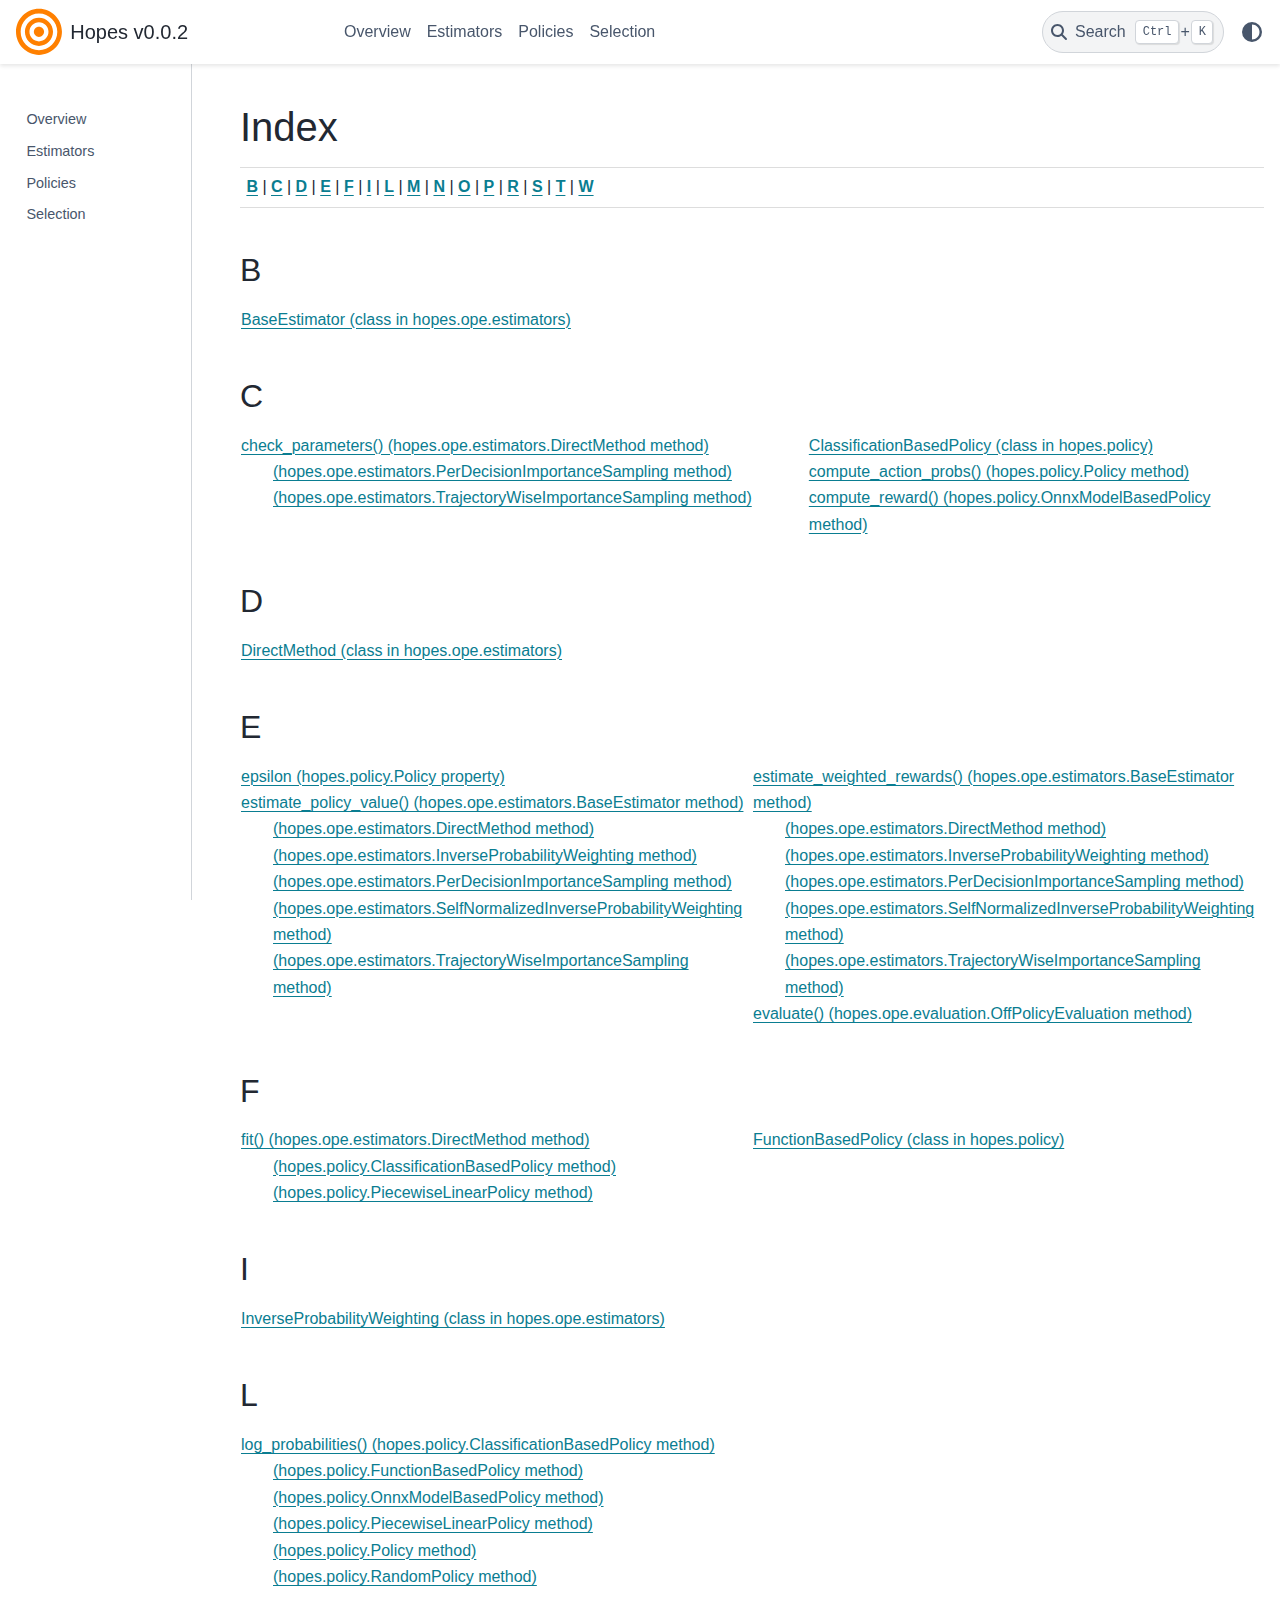
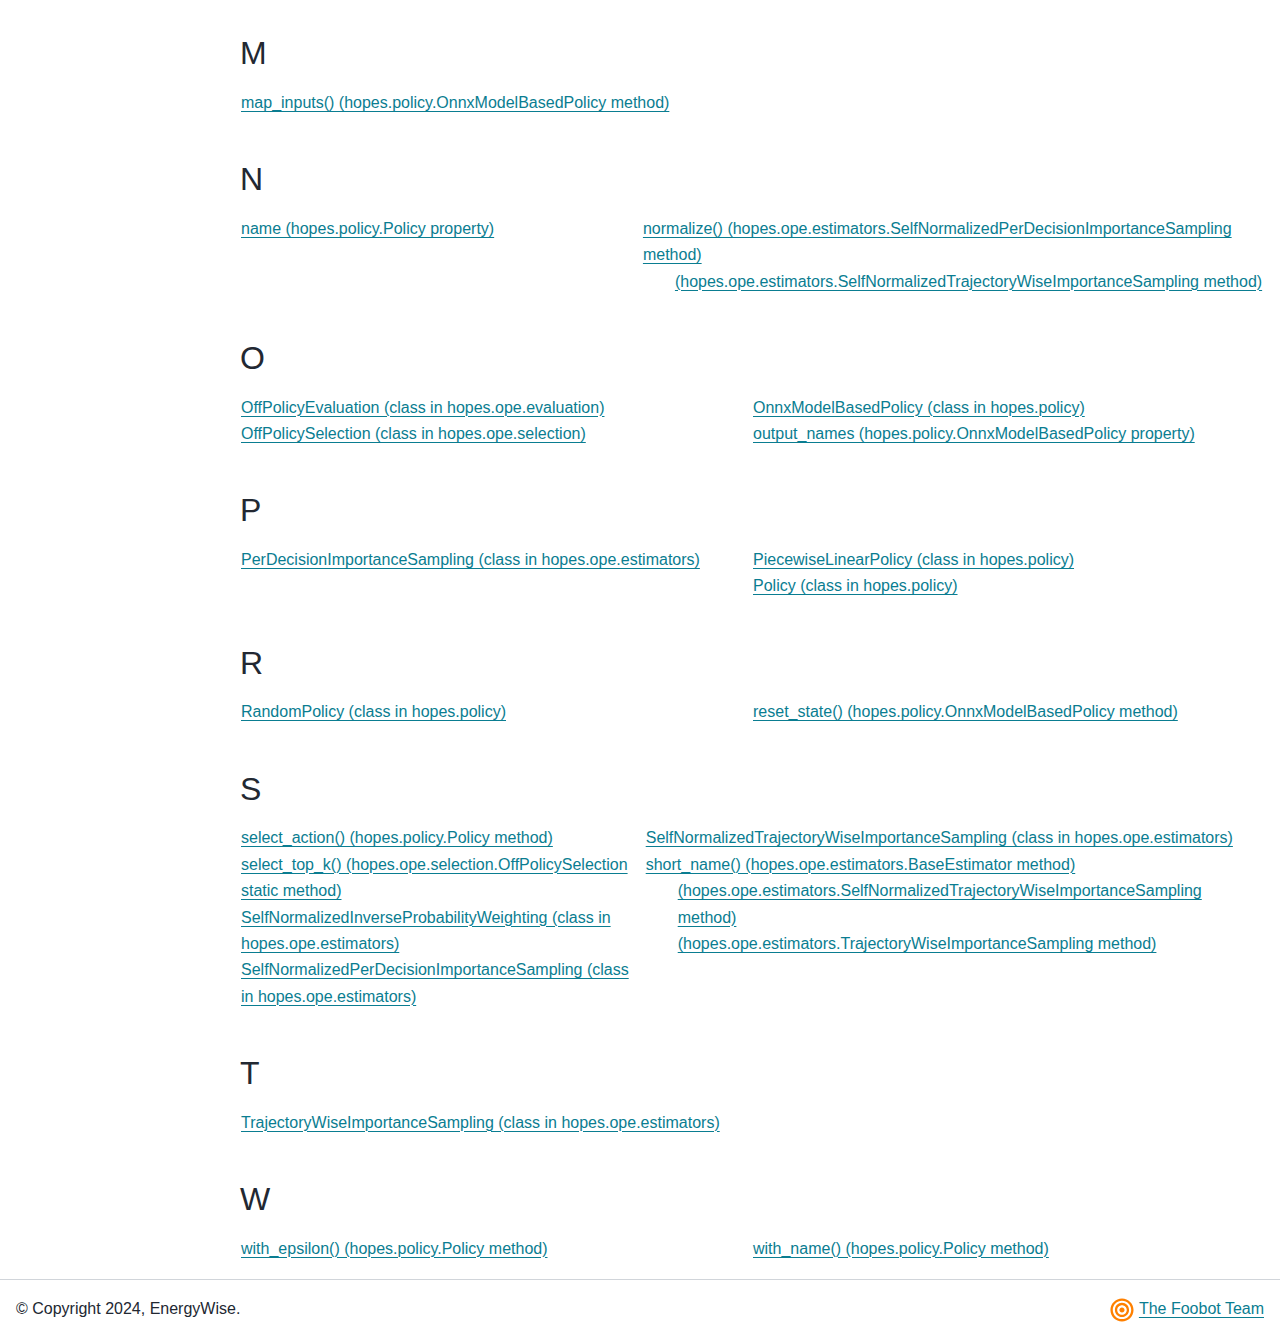
<file: genindex.html>
<!DOCTYPE html>


<html lang="en" data-content_root="./" >

  <head>
    <meta charset="utf-8" />
    <meta name="viewport" content="width=device-width, initial-scale=1.0" />
    <title>Index &#8212; Hopes v0.0.2</title>
  
  
  
  <script data-cfasync="false">
    document.documentElement.dataset.mode = localStorage.getItem("mode") || "";
    document.documentElement.dataset.theme = localStorage.getItem("theme") || "";
  </script>
  
  <!-- Loaded before other Sphinx assets -->
  <link href="_static/styles/theme.css?digest=dfe6caa3a7d634c4db9b" rel="stylesheet" />
<link href="_static/styles/bootstrap.css?digest=dfe6caa3a7d634c4db9b" rel="stylesheet" />
<link href="_static/styles/pydata-sphinx-theme.css?digest=dfe6caa3a7d634c4db9b" rel="stylesheet" />

  
  <link href="_static/vendor/fontawesome/6.5.2/css/all.min.css?digest=dfe6caa3a7d634c4db9b" rel="stylesheet" />
  <link rel="preload" as="font" type="font/woff2" crossorigin href="_static/vendor/fontawesome/6.5.2/webfonts/fa-solid-900.woff2" />
<link rel="preload" as="font" type="font/woff2" crossorigin href="_static/vendor/fontawesome/6.5.2/webfonts/fa-brands-400.woff2" />
<link rel="preload" as="font" type="font/woff2" crossorigin href="_static/vendor/fontawesome/6.5.2/webfonts/fa-regular-400.woff2" />

    <link rel="stylesheet" type="text/css" href="_static/pygments.css?v=a746c00c" />
    <link rel="stylesheet" type="text/css" href="_static/sphinx-design.min.css?v=87e54e7c" />
    <link rel="stylesheet" type="text/css" href="_static/css/custom.css?v=87098ae6" />
  
  <!-- Pre-loaded scripts that we'll load fully later -->
  <link rel="preload" as="script" href="_static/scripts/bootstrap.js?digest=dfe6caa3a7d634c4db9b" />
<link rel="preload" as="script" href="_static/scripts/pydata-sphinx-theme.js?digest=dfe6caa3a7d634c4db9b" />
  <script src="_static/vendor/fontawesome/6.5.2/js/all.min.js?digest=dfe6caa3a7d634c4db9b"></script>

    <script src="_static/documentation_options.js?v=e3a6060d"></script>
    <script src="_static/doctools.js?v=9a2dae69"></script>
    <script src="_static/sphinx_highlight.js?v=dc90522c"></script>
    <script src="_static/design-tabs.js?v=f930bc37"></script>
    <script>DOCUMENTATION_OPTIONS.pagename = 'genindex';</script>
    <link rel="index" title="Index" href="#" />
    <link rel="search" title="Search" href="search.html" />
  <meta name="viewport" content="width=device-width, initial-scale=1"/>
  <meta name="docsearch:language" content="en"/>
  </head>
  
  
  <body data-bs-spy="scroll" data-bs-target=".bd-toc-nav" data-offset="180" data-bs-root-margin="0px 0px -60%" data-default-mode="">

  
  
  <div id="pst-skip-link" class="skip-link d-print-none"><a href="#main-content">Skip to main content</a></div>
  
  <div id="pst-scroll-pixel-helper"></div>
  
  <button type="button" class="btn rounded-pill" id="pst-back-to-top">
    <i class="fa-solid fa-arrow-up"></i>Back to top</button>

  
  <input type="checkbox"
          class="sidebar-toggle"
          id="pst-primary-sidebar-checkbox"/>
  <label class="overlay overlay-primary" for="pst-primary-sidebar-checkbox"></label>
  
  <input type="checkbox"
          class="sidebar-toggle"
          id="pst-secondary-sidebar-checkbox"/>
  <label class="overlay overlay-secondary" for="pst-secondary-sidebar-checkbox"></label>
  
  <div class="search-button__wrapper">
    <div class="search-button__overlay"></div>
    <div class="search-button__search-container">
<form class="bd-search d-flex align-items-center"
      action="search.html"
      method="get">
  <i class="fa-solid fa-magnifying-glass"></i>
  <input type="search"
         class="form-control"
         name="q"
         id="search-input"
         placeholder="Search the docs ..."
         aria-label="Search the docs ..."
         autocomplete="off"
         autocorrect="off"
         autocapitalize="off"
         spellcheck="false"/>
  <span class="search-button__kbd-shortcut"><kbd class="kbd-shortcut__modifier">Ctrl</kbd>+<kbd>K</kbd></span>
</form></div>
  </div>

  <div class="pst-async-banner-revealer d-none">
  <aside id="bd-header-version-warning" class="d-none d-print-none" aria-label="Version warning"></aside>
</div>

  
    <header class="bd-header navbar navbar-expand-lg bd-navbar d-print-none">
<div class="bd-header__inner bd-page-width">
  <button class="pst-navbar-icon sidebar-toggle primary-toggle" aria-label="Site navigation">
    <span class="fa-solid fa-bars"></span>
  </button>
  
  
  <div class="col-lg-3 navbar-header-items__start">
    
      <div class="navbar-item">

  
    
  

<a class="navbar-brand logo" href="index.html">
  
  
  
  
  
    
    
      
    
    
    <img src="_static/logo.svg" class="logo__image only-light" alt="Hopes v0.0.2"/>
    <script>document.write(`<img src="_static/logo.svg" class="logo__image only-dark" alt="Hopes v0.0.2"/>`);</script>
  
  
    <p class="title logo__title">Hopes v0.0.2</p>
  
</a></div>
    
  </div>
  
  <div class="col-lg-9 navbar-header-items">
    
    <div class="me-auto navbar-header-items__center">
      
        <div class="navbar-item">
<nav>
  <ul class="bd-navbar-elements navbar-nav">
    
<li class="nav-item ">
  <a class="nav-link nav-internal" href="overview/index.html">
    Overview
  </a>
</li>


<li class="nav-item ">
  <a class="nav-link nav-internal" href="ope/index.html">
    Estimators
  </a>
</li>


<li class="nav-item ">
  <a class="nav-link nav-internal" href="policy/index.html">
    Policies
  </a>
</li>


<li class="nav-item ">
  <a class="nav-link nav-internal" href="ops/index.html">
    Selection
  </a>
</li>

  </ul>
</nav></div>
      
    </div>
    
    
    <div class="navbar-header-items__end">
      
        <div class="navbar-item navbar-persistent--container">
          

 <script>
 document.write(`
   <button class="btn search-button-field search-button__button" title="Search" aria-label="Search" data-bs-placement="bottom" data-bs-toggle="tooltip">
    <i class="fa-solid fa-magnifying-glass"></i>
    <span class="search-button__default-text">Search</span>
    <span class="search-button__kbd-shortcut"><kbd class="kbd-shortcut__modifier">Ctrl</kbd>+<kbd class="kbd-shortcut__modifier">K</kbd></span>
   </button>
 `);
 </script>
        </div>
      
      
        <div class="navbar-item">

<script>
document.write(`
  <button class="btn btn-sm nav-link pst-navbar-icon theme-switch-button" title="light/dark" aria-label="light/dark" data-bs-placement="bottom" data-bs-toggle="tooltip">
    <i class="theme-switch fa-solid fa-sun fa-lg" data-mode="light"></i>
    <i class="theme-switch fa-solid fa-moon fa-lg" data-mode="dark"></i>
    <i class="theme-switch fa-solid fa-circle-half-stroke fa-lg" data-mode="auto"></i>
  </button>
`);
</script></div>
      
    </div>
    
  </div>
  
  
    <div class="navbar-persistent--mobile">

 <script>
 document.write(`
   <button class="btn search-button-field search-button__button" title="Search" aria-label="Search" data-bs-placement="bottom" data-bs-toggle="tooltip">
    <i class="fa-solid fa-magnifying-glass"></i>
    <span class="search-button__default-text">Search</span>
    <span class="search-button__kbd-shortcut"><kbd class="kbd-shortcut__modifier">Ctrl</kbd>+<kbd class="kbd-shortcut__modifier">K</kbd></span>
   </button>
 `);
 </script>
    </div>
  

  
</div>

    </header>
  

  <div class="bd-container">
    <div class="bd-container__inner bd-page-width">
      
      
      
        
      
      <div class="bd-sidebar-primary bd-sidebar">
        

  
  <div class="sidebar-header-items sidebar-primary__section">
    
    
      <div class="sidebar-header-items__center">
        
          
          
            <div class="navbar-item">
<nav>
  <ul class="bd-navbar-elements navbar-nav">
    
<li class="nav-item ">
  <a class="nav-link nav-internal" href="overview/index.html">
    Overview
  </a>
</li>


<li class="nav-item ">
  <a class="nav-link nav-internal" href="ope/index.html">
    Estimators
  </a>
</li>


<li class="nav-item ">
  <a class="nav-link nav-internal" href="policy/index.html">
    Policies
  </a>
</li>


<li class="nav-item ">
  <a class="nav-link nav-internal" href="ops/index.html">
    Selection
  </a>
</li>

  </ul>
</nav></div>
          
        
      </div>
    
    
    
      <div class="sidebar-header-items__end">
        
          <div class="navbar-item">

<script>
document.write(`
  <button class="btn btn-sm nav-link pst-navbar-icon theme-switch-button" title="light/dark" aria-label="light/dark" data-bs-placement="bottom" data-bs-toggle="tooltip">
    <i class="theme-switch fa-solid fa-sun fa-lg" data-mode="light"></i>
    <i class="theme-switch fa-solid fa-moon fa-lg" data-mode="dark"></i>
    <i class="theme-switch fa-solid fa-circle-half-stroke fa-lg" data-mode="auto"></i>
  </button>
`);
</script></div>
        
      </div>
    
  </div>
  
    <div class="sidebar-primary-items__start sidebar-primary__section">
        <div class="sidebar-primary-item"><nav id="main-sidebar" class="bd-docs-nav bd-links" aria-label="Section Navigation">
  <div class="bd-toc-item navbar-nav"><ul class="nav bd-sidenav">
<li class="toctree-l1"><a class="reference internal" href="overview/index.html">Overview</a></li>
<li class="toctree-l1"><a class="reference internal" href="ope/index.html">Estimators</a></li>
<li class="toctree-l1"><a class="reference internal" href="policy/index.html">Policies</a></li>
<li class="toctree-l1"><a class="reference internal" href="ops/index.html">Selection</a></li>
</ul>
</div>
</nav></div>
    </div>
  
  
  <div class="sidebar-primary-items__end sidebar-primary__section">
  </div>
  
  <div id="rtd-footer-container"></div>


      </div>
      
      <main id="main-content" class="bd-main" role="main">
        
        
          <div class="bd-content">
            <div class="bd-article-container">
              
              <div class="bd-header-article d-print-none"></div>
              
              
              
                
<div id="searchbox"></div>
                <article class="bd-article">
                  

<h1 id="index">Index</h1>

<div class="genindex-jumpbox">
 <a href="#B"><strong>B</strong></a>
 | <a href="#C"><strong>C</strong></a>
 | <a href="#D"><strong>D</strong></a>
 | <a href="#E"><strong>E</strong></a>
 | <a href="#F"><strong>F</strong></a>
 | <a href="#I"><strong>I</strong></a>
 | <a href="#L"><strong>L</strong></a>
 | <a href="#M"><strong>M</strong></a>
 | <a href="#N"><strong>N</strong></a>
 | <a href="#O"><strong>O</strong></a>
 | <a href="#P"><strong>P</strong></a>
 | <a href="#R"><strong>R</strong></a>
 | <a href="#S"><strong>S</strong></a>
 | <a href="#T"><strong>T</strong></a>
 | <a href="#W"><strong>W</strong></a>
 
</div>
<h2 id="B">B</h2>
<table style="width: 100%" class="indextable genindextable"><tr>
  <td style="width: 33%; vertical-align: top;"><ul>
      <li><a href="ope/index.html#hopes.ope.estimators.BaseEstimator">BaseEstimator (class in hopes.ope.estimators)</a>
</li>
  </ul></td>
</tr></table>

<h2 id="C">C</h2>
<table style="width: 100%" class="indextable genindextable"><tr>
  <td style="width: 33%; vertical-align: top;"><ul>
      <li><a href="ope/index.html#hopes.ope.estimators.DirectMethod.check_parameters">check_parameters() (hopes.ope.estimators.DirectMethod method)</a>

      <ul>
        <li><a href="ope/index.html#hopes.ope.estimators.PerDecisionImportanceSampling.check_parameters">(hopes.ope.estimators.PerDecisionImportanceSampling method)</a>
</li>
        <li><a href="ope/index.html#hopes.ope.estimators.TrajectoryWiseImportanceSampling.check_parameters">(hopes.ope.estimators.TrajectoryWiseImportanceSampling method)</a>
</li>
      </ul></li>
  </ul></td>
  <td style="width: 33%; vertical-align: top;"><ul>
      <li><a href="policy/index.html#hopes.policy.ClassificationBasedPolicy">ClassificationBasedPolicy (class in hopes.policy)</a>
</li>
      <li><a href="policy/index.html#hopes.policy.Policy.compute_action_probs">compute_action_probs() (hopes.policy.Policy method)</a>
</li>
      <li><a href="policy/index.html#hopes.policy.OnnxModelBasedPolicy.compute_reward">compute_reward() (hopes.policy.OnnxModelBasedPolicy method)</a>
</li>
  </ul></td>
</tr></table>

<h2 id="D">D</h2>
<table style="width: 100%" class="indextable genindextable"><tr>
  <td style="width: 33%; vertical-align: top;"><ul>
      <li><a href="ope/index.html#hopes.ope.estimators.DirectMethod">DirectMethod (class in hopes.ope.estimators)</a>
</li>
  </ul></td>
</tr></table>

<h2 id="E">E</h2>
<table style="width: 100%" class="indextable genindextable"><tr>
  <td style="width: 33%; vertical-align: top;"><ul>
      <li><a href="policy/index.html#hopes.policy.Policy.epsilon">epsilon (hopes.policy.Policy property)</a>
</li>
      <li><a href="ope/index.html#hopes.ope.estimators.BaseEstimator.estimate_policy_value">estimate_policy_value() (hopes.ope.estimators.BaseEstimator method)</a>

      <ul>
        <li><a href="ope/index.html#hopes.ope.estimators.DirectMethod.estimate_policy_value">(hopes.ope.estimators.DirectMethod method)</a>
</li>
        <li><a href="ope/index.html#hopes.ope.estimators.InverseProbabilityWeighting.estimate_policy_value">(hopes.ope.estimators.InverseProbabilityWeighting method)</a>
</li>
        <li><a href="ope/index.html#hopes.ope.estimators.PerDecisionImportanceSampling.estimate_policy_value">(hopes.ope.estimators.PerDecisionImportanceSampling method)</a>
</li>
        <li><a href="ope/index.html#hopes.ope.estimators.SelfNormalizedInverseProbabilityWeighting.estimate_policy_value">(hopes.ope.estimators.SelfNormalizedInverseProbabilityWeighting method)</a>
</li>
        <li><a href="ope/index.html#hopes.ope.estimators.TrajectoryWiseImportanceSampling.estimate_policy_value">(hopes.ope.estimators.TrajectoryWiseImportanceSampling method)</a>
</li>
      </ul></li>
  </ul></td>
  <td style="width: 33%; vertical-align: top;"><ul>
      <li><a href="ope/index.html#hopes.ope.estimators.BaseEstimator.estimate_weighted_rewards">estimate_weighted_rewards() (hopes.ope.estimators.BaseEstimator method)</a>

      <ul>
        <li><a href="ope/index.html#hopes.ope.estimators.DirectMethod.estimate_weighted_rewards">(hopes.ope.estimators.DirectMethod method)</a>
</li>
        <li><a href="ope/index.html#hopes.ope.estimators.InverseProbabilityWeighting.estimate_weighted_rewards">(hopes.ope.estimators.InverseProbabilityWeighting method)</a>
</li>
        <li><a href="ope/index.html#hopes.ope.estimators.PerDecisionImportanceSampling.estimate_weighted_rewards">(hopes.ope.estimators.PerDecisionImportanceSampling method)</a>
</li>
        <li><a href="ope/index.html#hopes.ope.estimators.SelfNormalizedInverseProbabilityWeighting.estimate_weighted_rewards">(hopes.ope.estimators.SelfNormalizedInverseProbabilityWeighting method)</a>
</li>
        <li><a href="ope/index.html#hopes.ope.estimators.TrajectoryWiseImportanceSampling.estimate_weighted_rewards">(hopes.ope.estimators.TrajectoryWiseImportanceSampling method)</a>
</li>
      </ul></li>
      <li><a href="ops/index.html#hopes.ope.evaluation.OffPolicyEvaluation.evaluate">evaluate() (hopes.ope.evaluation.OffPolicyEvaluation method)</a>
</li>
  </ul></td>
</tr></table>

<h2 id="F">F</h2>
<table style="width: 100%" class="indextable genindextable"><tr>
  <td style="width: 33%; vertical-align: top;"><ul>
      <li><a href="ope/index.html#hopes.ope.estimators.DirectMethod.fit">fit() (hopes.ope.estimators.DirectMethod method)</a>

      <ul>
        <li><a href="policy/index.html#hopes.policy.ClassificationBasedPolicy.fit">(hopes.policy.ClassificationBasedPolicy method)</a>
</li>
        <li><a href="policy/index.html#hopes.policy.PiecewiseLinearPolicy.fit">(hopes.policy.PiecewiseLinearPolicy method)</a>
</li>
      </ul></li>
  </ul></td>
  <td style="width: 33%; vertical-align: top;"><ul>
      <li><a href="policy/index.html#hopes.policy.FunctionBasedPolicy">FunctionBasedPolicy (class in hopes.policy)</a>
</li>
  </ul></td>
</tr></table>

<h2 id="I">I</h2>
<table style="width: 100%" class="indextable genindextable"><tr>
  <td style="width: 33%; vertical-align: top;"><ul>
      <li><a href="ope/index.html#hopes.ope.estimators.InverseProbabilityWeighting">InverseProbabilityWeighting (class in hopes.ope.estimators)</a>
</li>
  </ul></td>
</tr></table>

<h2 id="L">L</h2>
<table style="width: 100%" class="indextable genindextable"><tr>
  <td style="width: 33%; vertical-align: top;"><ul>
      <li><a href="policy/index.html#hopes.policy.ClassificationBasedPolicy.log_probabilities">log_probabilities() (hopes.policy.ClassificationBasedPolicy method)</a>

      <ul>
        <li><a href="policy/index.html#hopes.policy.FunctionBasedPolicy.log_probabilities">(hopes.policy.FunctionBasedPolicy method)</a>
</li>
        <li><a href="policy/index.html#hopes.policy.OnnxModelBasedPolicy.log_probabilities">(hopes.policy.OnnxModelBasedPolicy method)</a>
</li>
        <li><a href="policy/index.html#hopes.policy.PiecewiseLinearPolicy.log_probabilities">(hopes.policy.PiecewiseLinearPolicy method)</a>
</li>
        <li><a href="policy/index.html#hopes.policy.Policy.log_probabilities">(hopes.policy.Policy method)</a>
</li>
        <li><a href="policy/index.html#hopes.policy.RandomPolicy.log_probabilities">(hopes.policy.RandomPolicy method)</a>
</li>
      </ul></li>
  </ul></td>
</tr></table>

<h2 id="M">M</h2>
<table style="width: 100%" class="indextable genindextable"><tr>
  <td style="width: 33%; vertical-align: top;"><ul>
      <li><a href="policy/index.html#hopes.policy.OnnxModelBasedPolicy.map_inputs">map_inputs() (hopes.policy.OnnxModelBasedPolicy method)</a>
</li>
  </ul></td>
</tr></table>

<h2 id="N">N</h2>
<table style="width: 100%" class="indextable genindextable"><tr>
  <td style="width: 33%; vertical-align: top;"><ul>
      <li><a href="policy/index.html#hopes.policy.Policy.name">name (hopes.policy.Policy property)</a>
</li>
  </ul></td>
  <td style="width: 33%; vertical-align: top;"><ul>
      <li><a href="ope/index.html#hopes.ope.estimators.SelfNormalizedPerDecisionImportanceSampling.normalize">normalize() (hopes.ope.estimators.SelfNormalizedPerDecisionImportanceSampling method)</a>

      <ul>
        <li><a href="ope/index.html#hopes.ope.estimators.SelfNormalizedTrajectoryWiseImportanceSampling.normalize">(hopes.ope.estimators.SelfNormalizedTrajectoryWiseImportanceSampling method)</a>
</li>
      </ul></li>
  </ul></td>
</tr></table>

<h2 id="O">O</h2>
<table style="width: 100%" class="indextable genindextable"><tr>
  <td style="width: 33%; vertical-align: top;"><ul>
      <li><a href="ops/index.html#hopes.ope.evaluation.OffPolicyEvaluation">OffPolicyEvaluation (class in hopes.ope.evaluation)</a>
</li>
      <li><a href="ops/index.html#hopes.ope.selection.OffPolicySelection">OffPolicySelection (class in hopes.ope.selection)</a>
</li>
  </ul></td>
  <td style="width: 33%; vertical-align: top;"><ul>
      <li><a href="policy/index.html#hopes.policy.OnnxModelBasedPolicy">OnnxModelBasedPolicy (class in hopes.policy)</a>
</li>
      <li><a href="policy/index.html#hopes.policy.OnnxModelBasedPolicy.output_names">output_names (hopes.policy.OnnxModelBasedPolicy property)</a>
</li>
  </ul></td>
</tr></table>

<h2 id="P">P</h2>
<table style="width: 100%" class="indextable genindextable"><tr>
  <td style="width: 33%; vertical-align: top;"><ul>
      <li><a href="ope/index.html#hopes.ope.estimators.PerDecisionImportanceSampling">PerDecisionImportanceSampling (class in hopes.ope.estimators)</a>
</li>
  </ul></td>
  <td style="width: 33%; vertical-align: top;"><ul>
      <li><a href="policy/index.html#hopes.policy.PiecewiseLinearPolicy">PiecewiseLinearPolicy (class in hopes.policy)</a>
</li>
      <li><a href="policy/index.html#hopes.policy.Policy">Policy (class in hopes.policy)</a>
</li>
  </ul></td>
</tr></table>

<h2 id="R">R</h2>
<table style="width: 100%" class="indextable genindextable"><tr>
  <td style="width: 33%; vertical-align: top;"><ul>
      <li><a href="policy/index.html#hopes.policy.RandomPolicy">RandomPolicy (class in hopes.policy)</a>
</li>
  </ul></td>
  <td style="width: 33%; vertical-align: top;"><ul>
      <li><a href="policy/index.html#hopes.policy.OnnxModelBasedPolicy.reset_state">reset_state() (hopes.policy.OnnxModelBasedPolicy method)</a>
</li>
  </ul></td>
</tr></table>

<h2 id="S">S</h2>
<table style="width: 100%" class="indextable genindextable"><tr>
  <td style="width: 33%; vertical-align: top;"><ul>
      <li><a href="policy/index.html#hopes.policy.Policy.select_action">select_action() (hopes.policy.Policy method)</a>
</li>
      <li><a href="ops/index.html#hopes.ope.selection.OffPolicySelection.select_top_k">select_top_k() (hopes.ope.selection.OffPolicySelection static method)</a>
</li>
      <li><a href="ope/index.html#hopes.ope.estimators.SelfNormalizedInverseProbabilityWeighting">SelfNormalizedInverseProbabilityWeighting (class in hopes.ope.estimators)</a>
</li>
      <li><a href="ope/index.html#hopes.ope.estimators.SelfNormalizedPerDecisionImportanceSampling">SelfNormalizedPerDecisionImportanceSampling (class in hopes.ope.estimators)</a>
</li>
  </ul></td>
  <td style="width: 33%; vertical-align: top;"><ul>
      <li><a href="ope/index.html#hopes.ope.estimators.SelfNormalizedTrajectoryWiseImportanceSampling">SelfNormalizedTrajectoryWiseImportanceSampling (class in hopes.ope.estimators)</a>
</li>
      <li><a href="ope/index.html#hopes.ope.estimators.BaseEstimator.short_name">short_name() (hopes.ope.estimators.BaseEstimator method)</a>

      <ul>
        <li><a href="ope/index.html#hopes.ope.estimators.SelfNormalizedTrajectoryWiseImportanceSampling.short_name">(hopes.ope.estimators.SelfNormalizedTrajectoryWiseImportanceSampling method)</a>
</li>
        <li><a href="ope/index.html#hopes.ope.estimators.TrajectoryWiseImportanceSampling.short_name">(hopes.ope.estimators.TrajectoryWiseImportanceSampling method)</a>
</li>
      </ul></li>
  </ul></td>
</tr></table>

<h2 id="T">T</h2>
<table style="width: 100%" class="indextable genindextable"><tr>
  <td style="width: 33%; vertical-align: top;"><ul>
      <li><a href="ope/index.html#hopes.ope.estimators.TrajectoryWiseImportanceSampling">TrajectoryWiseImportanceSampling (class in hopes.ope.estimators)</a>
</li>
  </ul></td>
</tr></table>

<h2 id="W">W</h2>
<table style="width: 100%" class="indextable genindextable"><tr>
  <td style="width: 33%; vertical-align: top;"><ul>
      <li><a href="policy/index.html#hopes.policy.Policy.with_epsilon">with_epsilon() (hopes.policy.Policy method)</a>
</li>
  </ul></td>
  <td style="width: 33%; vertical-align: top;"><ul>
      <li><a href="policy/index.html#hopes.policy.Policy.with_name">with_name() (hopes.policy.Policy method)</a>
</li>
  </ul></td>
</tr></table>



                </article>
              
              
              
              
              
                <footer class="prev-next-footer d-print-none">
                  
<div class="prev-next-area">
</div>
                </footer>
              
            </div>
            
            
              
            
          </div>
          <footer class="bd-footer-content">
            
          </footer>
        
      </main>
    </div>
  </div>
  
  <!-- Scripts loaded after <body> so the DOM is not blocked -->
  <script src="_static/scripts/bootstrap.js?digest=dfe6caa3a7d634c4db9b"></script>
<script src="_static/scripts/pydata-sphinx-theme.js?digest=dfe6caa3a7d634c4db9b"></script>

  <footer class="bd-footer">
<div class="bd-footer__inner bd-page-width">
  
    <div class="footer-items__start">
      
        <div class="footer-item">

  <p class="copyright">
    
      © Copyright 2024, EnergyWise.
      <br/>
    
  </p>
</div>
      
    </div>
  
  
  
    <div class="footer-items__end">
      
        <div class="footer-item"><div>
    <img src="../_static/logo.svg" style="width: 1.5rem; height: 1.5rem"/>&nbsp;<a href="https://foobot.io">The Foobot Team</a>
</div></div>
      
    </div>
  
</div>

  </footer>
  </body>
</html>
</file>
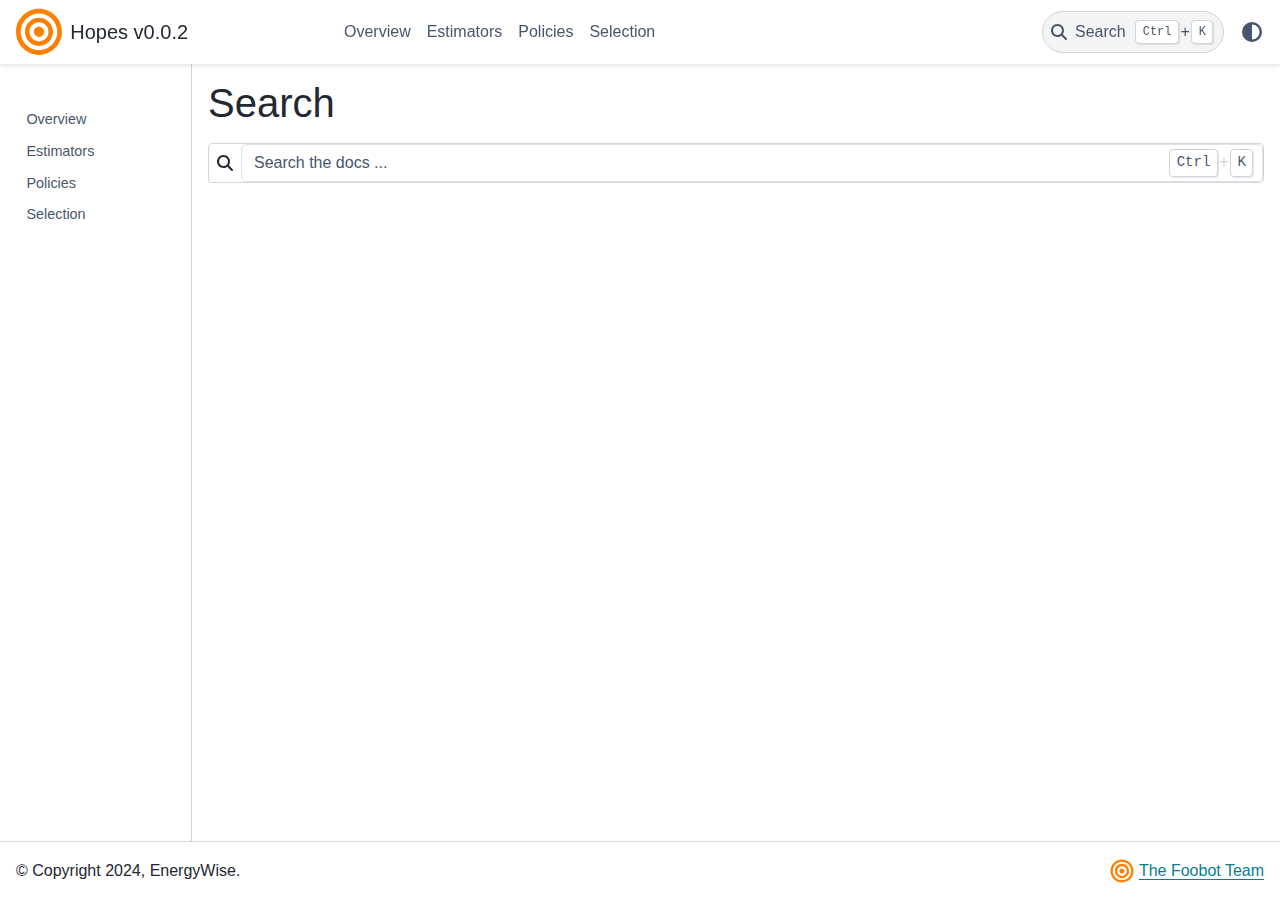
<file: search.html>
<!DOCTYPE html>


<html lang="en" data-content_root="./" >

  <head>
    <meta charset="utf-8" />
    <meta name="viewport" content="width=device-width, initial-scale=1.0" /><title>Search - Hopes v0.0.2</title>
  
  
  
  <script data-cfasync="false">
    document.documentElement.dataset.mode = localStorage.getItem("mode") || "";
    document.documentElement.dataset.theme = localStorage.getItem("theme") || "";
  </script>
  
  <!-- Loaded before other Sphinx assets -->
  <link href="_static/styles/theme.css?digest=dfe6caa3a7d634c4db9b" rel="stylesheet" />
<link href="_static/styles/bootstrap.css?digest=dfe6caa3a7d634c4db9b" rel="stylesheet" />
<link href="_static/styles/pydata-sphinx-theme.css?digest=dfe6caa3a7d634c4db9b" rel="stylesheet" />

  
  <link href="_static/vendor/fontawesome/6.5.2/css/all.min.css?digest=dfe6caa3a7d634c4db9b" rel="stylesheet" />
  <link rel="preload" as="font" type="font/woff2" crossorigin href="_static/vendor/fontawesome/6.5.2/webfonts/fa-solid-900.woff2" />
<link rel="preload" as="font" type="font/woff2" crossorigin href="_static/vendor/fontawesome/6.5.2/webfonts/fa-brands-400.woff2" />
<link rel="preload" as="font" type="font/woff2" crossorigin href="_static/vendor/fontawesome/6.5.2/webfonts/fa-regular-400.woff2" />

    <link rel="stylesheet" type="text/css" href="_static/pygments.css?v=a746c00c" />
    <link rel="stylesheet" type="text/css" href="_static/sphinx-design.min.css?v=87e54e7c" />
    <link rel="stylesheet" type="text/css" href="_static/css/custom.css?v=87098ae6" />
  
  <!-- Pre-loaded scripts that we'll load fully later -->
  <link rel="preload" as="script" href="_static/scripts/bootstrap.js?digest=dfe6caa3a7d634c4db9b" />
<link rel="preload" as="script" href="_static/scripts/pydata-sphinx-theme.js?digest=dfe6caa3a7d634c4db9b" />
  <script src="_static/vendor/fontawesome/6.5.2/js/all.min.js?digest=dfe6caa3a7d634c4db9b"></script>

    <script src="_static/documentation_options.js?v=e3a6060d"></script>
    <script src="_static/doctools.js?v=9a2dae69"></script>
    <script src="_static/sphinx_highlight.js?v=dc90522c"></script>
    <script src="_static/design-tabs.js?v=f930bc37"></script>
    <script>DOCUMENTATION_OPTIONS.pagename = 'search';</script>
  <script src="_static/searchtools.js"></script>
  <script src="_static/language_data.js"></script>
  <script src="searchindex.js"></script>
    <link rel="index" title="Index" href="genindex.html" />
    <link rel="search" title="Search" href="#" />
  <meta name="viewport" content="width=device-width, initial-scale=1"/>
  <meta name="docsearch:language" content="en"/>
  </head>
  
  
  <body data-bs-spy="scroll" data-bs-target=".bd-toc-nav" data-offset="180" data-bs-root-margin="0px 0px -60%" data-default-mode="">

  
  
  <div id="pst-skip-link" class="skip-link d-print-none"><a href="#main-content">Skip to main content</a></div>
  
  <div id="pst-scroll-pixel-helper"></div>
  
  <button type="button" class="btn rounded-pill" id="pst-back-to-top">
    <i class="fa-solid fa-arrow-up"></i>Back to top</button>

  
  <input type="checkbox"
          class="sidebar-toggle"
          id="pst-primary-sidebar-checkbox"/>
  <label class="overlay overlay-primary" for="pst-primary-sidebar-checkbox"></label>
  
  <input type="checkbox"
          class="sidebar-toggle"
          id="pst-secondary-sidebar-checkbox"/>
  <label class="overlay overlay-secondary" for="pst-secondary-sidebar-checkbox"></label>
  
  <div class="search-button__wrapper">
    <div class="search-button__overlay"></div>
    <div class="search-button__search-container">
<form class="bd-search d-flex align-items-center"
      action="#"
      method="get">
  <i class="fa-solid fa-magnifying-glass"></i>
  <input type="search"
         class="form-control"
         name="q"
         id="search-input"
         placeholder="Search the docs ..."
         aria-label="Search the docs ..."
         autocomplete="off"
         autocorrect="off"
         autocapitalize="off"
         spellcheck="false"/>
  <span class="search-button__kbd-shortcut"><kbd class="kbd-shortcut__modifier">Ctrl</kbd>+<kbd>K</kbd></span>
</form></div>
  </div>

  <div class="pst-async-banner-revealer d-none">
  <aside id="bd-header-version-warning" class="d-none d-print-none" aria-label="Version warning"></aside>
</div>

  
    <header class="bd-header navbar navbar-expand-lg bd-navbar d-print-none">
<div class="bd-header__inner bd-page-width">
  <button class="pst-navbar-icon sidebar-toggle primary-toggle" aria-label="Site navigation">
    <span class="fa-solid fa-bars"></span>
  </button>
  
  
  <div class="col-lg-3 navbar-header-items__start">
    
      <div class="navbar-item">

  
    
  

<a class="navbar-brand logo" href="index.html">
  
  
  
  
  
    
    
      
    
    
    <img src="_static/logo.svg" class="logo__image only-light" alt="Hopes v0.0.2"/>
    <script>document.write(`<img src="_static/logo.svg" class="logo__image only-dark" alt="Hopes v0.0.2"/>`);</script>
  
  
    <p class="title logo__title">Hopes v0.0.2</p>
  
</a></div>
    
  </div>
  
  <div class="col-lg-9 navbar-header-items">
    
    <div class="me-auto navbar-header-items__center">
      
        <div class="navbar-item">
<nav>
  <ul class="bd-navbar-elements navbar-nav">
    
<li class="nav-item ">
  <a class="nav-link nav-internal" href="overview/index.html">
    Overview
  </a>
</li>


<li class="nav-item ">
  <a class="nav-link nav-internal" href="ope/index.html">
    Estimators
  </a>
</li>


<li class="nav-item ">
  <a class="nav-link nav-internal" href="policy/index.html">
    Policies
  </a>
</li>


<li class="nav-item ">
  <a class="nav-link nav-internal" href="ops/index.html">
    Selection
  </a>
</li>

  </ul>
</nav></div>
      
    </div>
    
    
    <div class="navbar-header-items__end">
      
        <div class="navbar-item navbar-persistent--container">
          

 <script>
 document.write(`
   <button class="btn search-button-field search-button__button" title="Search" aria-label="Search" data-bs-placement="bottom" data-bs-toggle="tooltip">
    <i class="fa-solid fa-magnifying-glass"></i>
    <span class="search-button__default-text">Search</span>
    <span class="search-button__kbd-shortcut"><kbd class="kbd-shortcut__modifier">Ctrl</kbd>+<kbd class="kbd-shortcut__modifier">K</kbd></span>
   </button>
 `);
 </script>
        </div>
      
      
        <div class="navbar-item">

<script>
document.write(`
  <button class="btn btn-sm nav-link pst-navbar-icon theme-switch-button" title="light/dark" aria-label="light/dark" data-bs-placement="bottom" data-bs-toggle="tooltip">
    <i class="theme-switch fa-solid fa-sun fa-lg" data-mode="light"></i>
    <i class="theme-switch fa-solid fa-moon fa-lg" data-mode="dark"></i>
    <i class="theme-switch fa-solid fa-circle-half-stroke fa-lg" data-mode="auto"></i>
  </button>
`);
</script></div>
      
    </div>
    
  </div>
  
  
    <div class="navbar-persistent--mobile">

 <script>
 document.write(`
   <button class="btn search-button-field search-button__button" title="Search" aria-label="Search" data-bs-placement="bottom" data-bs-toggle="tooltip">
    <i class="fa-solid fa-magnifying-glass"></i>
    <span class="search-button__default-text">Search</span>
    <span class="search-button__kbd-shortcut"><kbd class="kbd-shortcut__modifier">Ctrl</kbd>+<kbd class="kbd-shortcut__modifier">K</kbd></span>
   </button>
 `);
 </script>
    </div>
  

  
</div>

    </header>
  

  <div class="bd-container">
    <div class="bd-container__inner bd-page-width">
      
      
      
        
      
      <div class="bd-sidebar-primary bd-sidebar">
        

  
  <div class="sidebar-header-items sidebar-primary__section">
    
    
      <div class="sidebar-header-items__center">
        
          
          
            <div class="navbar-item">
<nav>
  <ul class="bd-navbar-elements navbar-nav">
    
<li class="nav-item ">
  <a class="nav-link nav-internal" href="overview/index.html">
    Overview
  </a>
</li>


<li class="nav-item ">
  <a class="nav-link nav-internal" href="ope/index.html">
    Estimators
  </a>
</li>


<li class="nav-item ">
  <a class="nav-link nav-internal" href="policy/index.html">
    Policies
  </a>
</li>


<li class="nav-item ">
  <a class="nav-link nav-internal" href="ops/index.html">
    Selection
  </a>
</li>

  </ul>
</nav></div>
          
        
      </div>
    
    
    
      <div class="sidebar-header-items__end">
        
          <div class="navbar-item">

<script>
document.write(`
  <button class="btn btn-sm nav-link pst-navbar-icon theme-switch-button" title="light/dark" aria-label="light/dark" data-bs-placement="bottom" data-bs-toggle="tooltip">
    <i class="theme-switch fa-solid fa-sun fa-lg" data-mode="light"></i>
    <i class="theme-switch fa-solid fa-moon fa-lg" data-mode="dark"></i>
    <i class="theme-switch fa-solid fa-circle-half-stroke fa-lg" data-mode="auto"></i>
  </button>
`);
</script></div>
        
      </div>
    
  </div>
  
    <div class="sidebar-primary-items__start sidebar-primary__section">
        <div class="sidebar-primary-item"><nav id="main-sidebar" class="bd-docs-nav bd-links" aria-label="Section Navigation">
  <div class="bd-toc-item navbar-nav"><ul class="nav bd-sidenav">
<li class="toctree-l1"><a class="reference internal" href="overview/index.html">Overview</a></li>
<li class="toctree-l1"><a class="reference internal" href="ope/index.html">Estimators</a></li>
<li class="toctree-l1"><a class="reference internal" href="policy/index.html">Policies</a></li>
<li class="toctree-l1"><a class="reference internal" href="ops/index.html">Selection</a></li>
</ul>
</div>
</nav></div>
    </div>
  
  
  <div class="sidebar-primary-items__end sidebar-primary__section">
  </div>
  
  <div id="rtd-footer-container"></div>


      </div>
      
      <main id="main-content" class="bd-main" role="main">
        
        
          <div class="bd-content">
            <div class="bd-article-container">
              
              <div class="bd-header-article d-print-none"></div>
              
              
  <div class="bd-search-container">
    <h1>Search</h1>
    <noscript>
      <div class="admonition error">
        <p class="admonition-title">Error</p>
        <p>Please activate JavaScript to enable the search functionality.</p>
      </div>
    </noscript>
    
<form class="bd-search d-flex align-items-center"
      action="#"
      method="get">
  <i class="fa-solid fa-magnifying-glass"></i>
  <input type="search"
         class="form-control"
         name="q"
         id="search-input"
         placeholder="Search the docs ..."
         aria-label="Search the docs ..."
         autocomplete="off"
         autocorrect="off"
         autocapitalize="off"
         spellcheck="false"/>
  <span class="search-button__kbd-shortcut"><kbd class="kbd-shortcut__modifier">Ctrl</kbd>+<kbd>K</kbd></span>
</form>
    <div id="search-results"></div>
  </div>
  <script>
    // Activate the search field on page load
    let searchInput = document.querySelector("form.bd-search input");
    if (searchInput) {
        searchInput.focus();
        searchInput.select();
        console.log("[PST]: Set focus on search field.");
    }
  </script>

              
              
              
              
                <footer class="prev-next-footer d-print-none">
                  
<div class="prev-next-area">
</div>
                </footer>
              
            </div>
            
            
              
            
          </div>
          <footer class="bd-footer-content">
            
          </footer>
        
      </main>
    </div>
  </div>
  
  <!-- Scripts loaded after <body> so the DOM is not blocked -->
  <script src="_static/scripts/bootstrap.js?digest=dfe6caa3a7d634c4db9b"></script>
<script src="_static/scripts/pydata-sphinx-theme.js?digest=dfe6caa3a7d634c4db9b"></script>

  <footer class="bd-footer">
<div class="bd-footer__inner bd-page-width">
  
    <div class="footer-items__start">
      
        <div class="footer-item">

  <p class="copyright">
    
      © Copyright 2024, EnergyWise.
      <br/>
    
  </p>
</div>
      
    </div>
  
  
  
    <div class="footer-items__end">
      
        <div class="footer-item"><div>
    <img src="../_static/logo.svg" style="width: 1.5rem; height: 1.5rem"/>&nbsp;<a href="https://foobot.io">The Foobot Team</a>
</div></div>
      
    </div>
  
</div>

  </footer>
  </body>
</html>
</file>
<file: _static/styles/theme.css>
/* Provided by Sphinx's 'basic' theme, and included in the final set of assets */
@import "../basic.css";
</file>
<file: _static/styles/pydata-sphinx-theme.css>
html{--pst-header-height:4rem;--pst-header-article-height:calc(var(--pst-header-height)*2/3);--pst-sidebar-secondary:17rem;--pst-font-size-base:1rem;--pst-font-size-h1:2.5rem;--pst-font-size-h2:2rem;--pst-font-size-h3:1.75rem;--pst-font-size-h4:1.5rem;--pst-font-size-h5:1.25rem;--pst-font-size-h6:1.1rem;--pst-font-size-milli:0.9rem;--pst-sidebar-font-size:0.9rem;--pst-sidebar-font-size-mobile:1.1rem;--pst-sidebar-header-font-size:1.2rem;--pst-sidebar-header-font-weight:600;--pst-admonition-font-weight-heading:600;--pst-font-weight-caption:300;--pst-font-weight-heading:400;--pst-font-family-base-system:-apple-system,"BlinkMacSystemFont","Segoe UI","Helvetica Neue","Arial",sans-serif,"Apple Color Emoji","Segoe UI Emoji","Segoe UI Symbol";--pst-font-family-monospace-system:"SFMono-Regular","Menlo","Consolas","Monaco","Liberation Mono","Lucida Console",monospace;--pst-font-family-base:var(--pst-font-family-base-system);--pst-font-family-heading:var(--pst-font-family-base-system);--pst-font-family-monospace:var(--pst-font-family-monospace-system);--pst-font-size-icon:1.5rem;--pst-icon-check-circle:"";--pst-icon-info-circle:"";--pst-icon-exclamation-triangle:"";--pst-icon-exclamation-circle:"";--pst-icon-times-circle:"";--pst-icon-lightbulb:"";--pst-icon-download:"";--pst-icon-angle-left:"";--pst-icon-angle-right:"";--pst-icon-external-link:"";--pst-icon-search-minus:"";--pst-icon-github:"";--pst-icon-gitlab:"";--pst-icon-share:"";--pst-icon-bell:"";--pst-icon-pencil:"";--pst-breadcrumb-divider:"";--pst-icon-admonition-default:var(--pst-icon-bell);--pst-icon-admonition-note:var(--pst-icon-info-circle);--pst-icon-admonition-attention:var(--pst-icon-exclamation-circle);--pst-icon-admonition-caution:var(--pst-icon-exclamation-triangle);--pst-icon-admonition-warning:var(--pst-icon-exclamation-triangle);--pst-icon-admonition-danger:var(--pst-icon-exclamation-triangle);--pst-icon-admonition-error:var(--pst-icon-times-circle);--pst-icon-admonition-hint:var(--pst-icon-lightbulb);--pst-icon-admonition-tip:var(--pst-icon-lightbulb);--pst-icon-admonition-important:var(--pst-icon-exclamation-circle);--pst-icon-admonition-seealso:var(--pst-icon-share);--pst-icon-admonition-todo:var(--pst-icon-pencil);--pst-icon-versionmodified-default:var(--pst-icon-exclamation-circle);--pst-icon-versionmodified-added:var(--pst-icon-exclamation-circle);--pst-icon-versionmodified-changed:var(--pst-icon-exclamation-circle);--pst-icon-versionmodified-deprecated:var(--pst-icon-exclamation-circle);font-size:var(--pst-font-size-base);scroll-padding-top:calc(var(--pst-header-height) + 1rem)}body{background-color:var(--pst-color-background);color:var(--pst-color-text-base);display:flex;flex-direction:column;font-family:var(--pst-font-family-base);font-weight:400;line-height:1.65;min-height:100vh}body::-webkit-scrollbar-track{background-color:var(--pst-color-background)}p{font-size:1em;margin-bottom:1.15rem}p.rubric{border-bottom:1px solid var(--pst-color-border)}p.centered{text-align:center}a{word-wrap:break-word;color:var(--pst-color-link);text-decoration:underline;text-decoration-thickness:max(1px,.0625rem);text-underline-offset:.1578em}a:hover{color:var(--pst-color-link-hover);text-decoration-skip-ink:none;text-decoration-thickness:max(3px,.1875rem,.12em)}a:active,a:visited{color:var(--pst-color-link)}a:visited:hover{color:var(--pst-color-link-hover)}a.headerlink{color:var(--pst-color-secondary);font-size:.8em;margin-left:.2em;opacity:.7;padding:0 4px;text-decoration:none;transition:all .2s ease-out;user-select:none}a.headerlink:hover{opacity:1}a.github:before,a.gitlab:before{color:var(--pst-color-text-muted);font:var(--fa-font-brands);margin-right:.25rem}a.github:before{content:var(--pst-icon-github)}a.gitlab:before{content:var(--pst-icon-gitlab)}h1,h2,h3,h4,h5,h6{font-family:var(--pst-font-family-heading);font-weight:var(--pst-font-weight-heading);line-height:1.15;margin:2.75rem 0 1.05rem}h1{font-size:var(--pst-font-size-h1);margin-top:0}h1,h2{color:var(--pst-heading-color)}h2{font-size:var(--pst-font-size-h2)}h3{font-size:var(--pst-font-size-h3)}h3,h4{color:var(--pst-heading-color)}h4{font-size:var(--pst-font-size-h4)}h5{font-size:var(--pst-font-size-h5)}h5,h6{color:var(--pst-color-text-base)}h6{font-size:var(--pst-font-size-h6)}.text_small,small{font-size:var(--pst-font-size-milli)}hr{border:0;border-top:1px solid var(--pst-color-border)}code,kbd,pre,samp{font-family:var(--pst-font-family-monospace)}kbd{background-color:var(--pst-color-on-background);color:var(--pst-color-text-muted)}kbd:not(.compound){border:1px solid var(--pst-color-border);box-shadow:1px 1px 1px var(--pst-color-shadow);margin:0 .1rem;padding:.1rem .4rem}code{color:var(--pst-color-inline-code)}pre{background-color:var(--pst-color-surface);border:1px solid var(--pst-color-border);border-radius:.25rem;color:var(--pst-color-text-base);line-height:1.2em;margin:1.5em 0;padding:1rem}pre .linenos{opacity:.8;padding-right:10px}#pst-back-to-top{background-color:var(--pst-color-secondary);border:none;color:var(--pst-color-secondary-text);display:none;left:50vw;position:fixed;top:90vh;transform:translate(-50%);z-index:1080}#pst-back-to-top .fa-arrow-up{margin-inline-end:.5em}#pst-back-to-top:hover{background-color:var(--pst-violet-600);color:var(--pst-color-link-hover);color:var(--pst-color-secondary-text);text-decoration:underline;text-decoration-skip-ink:none;text-decoration-thickness:max(1px,.0625rem);text-decoration-thickness:max(3px,.1875rem,.12em);text-decoration-thickness:1px;text-underline-offset:.1578em}#pst-back-to-top:focus-visible{box-shadow:none;outline:var(--pst-color-accent) solid .1875rem;outline-color:var(--pst-color-secondary);outline-offset:.1875rem}:focus-visible{box-shadow:none;outline:var(--pst-color-accent) solid .1875rem}.skip-link{background-color:var(--pst-color-warning);border-bottom:1px solid var(--pst-color-border);left:0;padding:.5rem;position:fixed;right:0;text-align:center;top:0;transform:translateY(-100%);transition:transform .15s ease-in-out;z-index:1055}.skip-link:focus-within{transform:translateY(0)}.skip-link a{color:var(--pst-color-warning-text)!important}.skip-link a:focus-visible{outline-color:#14181e}.bd-container{display:flex;flex-grow:1;justify-content:center}.bd-container .bd-container__inner{display:flex}.bd-page-width{width:100%}@media(min-width:960px){.bd-page-width{max-width:88rem}}.pst-async-banner-revealer{height:0;overflow:hidden;transition:height .3s ease-in-out}@media(prefers-reduced-motion){.pst-async-banner-revealer{transition:none}}#bd-header-version-warning,.bd-header-announcement{align-items:center;display:flex;justify-content:center;min-height:3rem;padding:.5rem 12.5%;position:relative;text-align:center;width:100%}@media(max-width:959.98px){#bd-header-version-warning,.bd-header-announcement{padding:.5rem 2%}}#bd-header-version-warning p,.bd-header-announcement p{font-weight:700;margin:0}#bd-header-version-warning a,.bd-header-announcement a{color:var(--pst-color-inline-code-links)}#bd-header-version-warning .pst-button-link-to-stable-version,.bd-header-announcement .pst-button-link-to-stable-version{background-color:var(--pst-color-danger);border-color:var(--pst-color-danger);border-radius:.25rem;box-shadow:0 .2rem .5rem var(--pst-color-shadow),0 0 .0625rem var(--pst-color-shadow)!important;color:var(--pst-color-danger-text)}#bd-header-version-warning .pst-button-link-to-stable-version:hover,.bd-header-announcement .pst-button-link-to-stable-version:hover{background-color:var(--pst-color-danger-highlight);border-color:var(--pst-color-danger-highlight);color:var(--pst-color-danger-text)}#bd-header-version-warning .pst-button-link-to-stable-version:focus-visible,.bd-header-announcement .pst-button-link-to-stable-version:focus-visible{outline:.1875rem solid var(--pst-color-danger);outline-offset:.1875rem}.bd-header-announcement{background-color:var(--pst-color-secondary-bg)}#bd-header-version-warning{background-color:var(--pst-color-danger-bg)}.bd-main{display:flex;flex-direction:column;flex-grow:1;min-width:0}.bd-main .bd-content{display:flex;height:100%;justify-content:center}.bd-main .bd-content .bd-article-container{display:flex;flex-direction:column;justify-content:start;max-width:60em;overflow-x:auto;padding:1rem;width:100%}@media(min-width:1200px){.bd-main .bd-content .bd-article-container .bd-article{padding-left:2rem;padding-top:1.5rem}}.bd-footer{border-top:1px solid var(--pst-color-border);width:100%}.bd-footer .bd-footer__inner{display:flex;flex-grow:1;margin:auto;padding:1rem}.bd-footer .footer-items__center,.bd-footer .footer-items__end,.bd-footer .footer-items__start{display:flex;flex-direction:column;flex-grow:1;gap:.5rem;justify-content:center}.bd-footer .footer-items__center{text-align:center}.bd-footer .footer-items__end{text-align:end}.bd-footer .footer-item p{margin-bottom:0}.bd-footer-article{margin-top:auto}.bd-footer-article .footer-article-items{display:flex;flex-direction:column}.bd-footer-content .footer-content-items{display:flex;flex-direction:column;margin-top:auto}.bd-header{background-color:var(--pst-color-on-background)!important;box-shadow:0 .125rem .25rem 0 var(--pst-color-shadow);justify-content:center;max-width:100vw;padding:0;position:sticky;top:0;width:100%;z-index:1030}.bd-header .bd-header__inner{align-items:center;display:flex;height:fit-content;padding-left:1rem;padding-right:1rem}.bd-header :focus-visible{border-radius:.125rem}.bd-header .navbar-item{align-items:center;display:flex;height:var(--pst-header-height);max-height:var(--pst-header-height)}.bd-header .navbar-header-items{display:none;flex-shrink:1}@media(min-width:960px){.bd-header .navbar-header-items{display:inherit;flex-grow:1;padding:0 0 0 .5rem}}.bd-header .navbar-header-items__center,.bd-header .navbar-header-items__end,.bd-header .navbar-header-items__start{align-items:center;display:flex;flex-flow:wrap;row-gap:0}.bd-header .navbar-header-items__center,.bd-header .navbar-header-items__end{column-gap:1rem}.bd-header .navbar-header-items__start{flex-shrink:0;gap:.5rem;margin-right:auto}.bd-header .navbar-header-items__end{justify-content:end}.bd-header ul.navbar-nav{display:flex}@media(min-width:960px){.bd-header ul.navbar-nav{align-items:baseline}}.bd-header ul.navbar-nav>li.nav-item{margin-inline:2px}.bd-header ul.navbar-nav>li.nav-item>.nav-link{color:var(--pst-color-text-muted);padding-inline:6px;position:relative}.bd-header ul.navbar-nav>li.nav-item>.nav-link:before{background-color:transparent;content:"";display:block;inset:0;bottom:calc(max(3px, .1875rem, .12em)*-1);margin:max(3px,.1875rem,.12em) 0;position:absolute}.bd-header ul.navbar-nav>li.nav-item>.nav-link:hover{color:var(--pst-color-secondary);text-decoration:none}.bd-header ul.navbar-nav>li.nav-item>.nav-link:hover:before{border-bottom:max(3px,.1875rem,.12em) solid var(--pst-color-secondary)}.bd-header ul.navbar-nav>li.nav-item>.nav-link:focus-visible{box-shadow:none;outline:3px solid var(--pst-color-accent);outline-offset:3px}.bd-header ul.navbar-nav>li.nav-item.current>.nav-link{color:var(--pst-color-primary)}.bd-header ul.navbar-nav>li.nav-item.current>.nav-link:before{border-bottom:3px solid var(--pst-color-primary)}.bd-header ul.navbar-nav>li.nav-item.dropdown{margin-inline:4px}.bd-header ul.navbar-nav>li.nav-item.dropdown button{padding-inline:8px}.bd-header ul.navbar-nav>li.nav-item.dropdown>.dropdown-toggle{border-radius:.125rem;color:var(--pst-color-text-muted)}.bd-header ul.navbar-nav>li.nav-item.dropdown>.dropdown-toggle:focus-visible{box-shadow:0 0 0 .1875rem var(--pst-color-accent)}.bd-header ul.navbar-nav>li.nav-item.dropdown>.dropdown-toggle:hover{box-shadow:0 0 0 .1875rem var(--pst-color-link-hover);color:var(--pst-color-text-base);text-decoration:none}.bd-header ul.navbar-nav li a.nav-link.dropdown-item{color:var(--pst-color-text-muted);text-decoration:none}.bd-header ul.navbar-nav li a.nav-link.dropdown-item:hover{color:var(--pst-color-link-hover);text-decoration:underline;text-decoration-skip-ink:none;text-decoration-thickness:max(1px,.0625rem);text-decoration-thickness:max(3px,.1875rem,.12em);text-underline-offset:.1578em}.bd-header ul.navbar-nav .dropdown button{border:none;display:unset}.bd-header ul.navbar-nav .dropdown button:hover{color:var(--pst-color-link-hover);text-decoration:underline;text-decoration-skip-ink:none;text-decoration-thickness:max(1px,.0625rem);text-decoration-thickness:max(3px,.1875rem,.12em);text-underline-offset:.1578em}.bd-header ul.navbar-nav .dropdown .dropdown-menu{background-color:var(--pst-color-on-background);border:1px solid var(--pst-color-border);box-shadow:0 0 .3rem .1rem var(--pst-color-shadow);margin:.5rem 0;min-width:20rem;padding:.5rem 0;z-index:1070}.bd-header ul.navbar-nav .dropdown .dropdown-menu .dropdown-item{padding:.25rem 1.5rem}.bd-header ul.navbar-nav .dropdown .dropdown-menu .dropdown-item:focus:not(:hover,:active){background-color:inherit}.bd-header ul.navbar-nav .dropdown .dropdown-menu .dropdown-item:focus-visible{z-index:10}.bd-header ul.navbar-nav .dropdown .dropdown-menu:not(.show){display:none}.bd-header button.sidebar-toggle{background-color:inherit;color:var(--pst-color-muted);font-size:var(--pst-font-size-icon);margin-bottom:0;padding:.5rem}.bd-header button.primary-toggle{margin-right:1rem}@media(min-width:960px){.bd-header button.primary-toggle{display:none}}.bd-header button.secondary-toggle{margin-left:1rem}@media(min-width:1200px){.bd-header button.secondary-toggle{display:none}}@media(min-width:960px){.navbar-center-items .navbar-item{display:inline-block}}.nav-link{transition:none}.nav-link:hover{color:var(--pst-color-link-hover);text-decoration:underline;text-decoration-skip-ink:none;text-decoration-thickness:max(1px,.0625rem);text-decoration-thickness:max(3px,.1875rem,.12em);text-underline-offset:.1578em}.nav-link.nav-external:after{content:var(--pst-icon-external-link);font:var(--fa-font-solid);font-size:.75em;margin-left:.3em}.bd-navbar-elements li.nav-item i{font-size:.7rem;padding-left:2px;vertical-align:middle}.navbar-persistent--mobile{margin-left:auto}@media(min-width:960px){.navbar-persistent--mobile{display:none}}.navbar-persistent--container{display:none}@media(min-width:960px){.navbar-persistent--container{display:flex}}.header-article__inner{display:flex;padding:0 .5rem}.header-article__inner .header-article-item{height:var(--pst-header-article-height);min-height:var(--pst-header-article-height)}.header-article__inner .header-article-items__end,.header-article__inner .header-article-items__start{align-items:start;display:flex;gap:.5rem}.header-article__inner .header-article-items__end{margin-left:auto}.bd-sidebar-primary{background-color:var(--pst-color-background);border-right:1px solid var(--pst-color-border);display:flex;flex:0 0 auto;flex-direction:column;font-size:var(--pst-sidebar-font-size-mobile);gap:1rem;max-height:calc(100vh - var(--pst-header-height));overflow-y:auto;padding:2rem 1rem 1rem;position:sticky;top:var(--pst-header-height);width:25%}@media(min-width:960px){.bd-sidebar-primary{font-size:var(--pst-sidebar-font-size)}}.bd-sidebar-primary :focus-visible{border-radius:.125rem}.bd-sidebar-primary .nav-link{font-size:var(--pst-sidebar-font-size-mobile)}.bd-sidebar-primary.no-sidebar{border-right:0}@media(min-width:960px){.bd-sidebar-primary.hide-on-wide{display:none}}.bd-sidebar-primary h1,.bd-sidebar-primary h2,.bd-sidebar-primary h3,.bd-sidebar-primary h4{color:var(--pst-color-text-base)}.bd-sidebar-primary .sidebar-primary-items__end .sidebar-primary-item,.bd-sidebar-primary .sidebar-primary-items__start .sidebar-primary-item{padding:.5rem 0}.bd-sidebar-primary .sidebar-header-items{display:flex;flex-direction:column}.bd-sidebar-primary .sidebar-header-items .sidebar-header-items__title{color:var(--pst-color-text-base);font-size:var(--pst-sidebar-header-font-size);font-weight:var(--pst-sidebar-header-font-weight);margin-bottom:.5rem}.bd-sidebar-primary .sidebar-header-items .nav-item.dropdown button{display:none}.bd-sidebar-primary .sidebar-header-items .nav-item.dropdown .dropdown-menu{background-color:inherit;border:none;display:flex;flex-direction:column;font-size:inherit;margin:0;padding:0}.bd-sidebar-primary .sidebar-header-items .nav-item.dropdown .dropdown-menu .dropdown-item:focus,.bd-sidebar-primary .sidebar-header-items .nav-item.dropdown .dropdown-menu .dropdown-item:hover{background-color:unset}.bd-sidebar-primary .sidebar-header-items .bd-navbar-elements .nav-link:focus-visible{box-shadow:none;outline:var(--pst-color-accent) solid .1875rem;outline-offset:.1875rem}.bd-sidebar-primary .sidebar-header-items .sidebar-header-items__center{display:flex;flex-direction:column}.bd-sidebar-primary .sidebar-header-items .sidebar-header-items__end{align-items:center;display:flex;gap:1rem}@media(min-width:960px){.bd-sidebar-primary .sidebar-header-items{display:none}}.bd-sidebar-primary .sidebar-primary-items__start{border-top:1px solid var(--pst-color-border)}@media(min-width:960px){.bd-sidebar-primary .sidebar-primary-items__start{border-top:none}}.bd-sidebar-primary .sidebar-primary-items__end{margin-bottom:1em;margin-top:auto}.bd-sidebar-primary .list-caption{list-style:none;padding-left:0}.bd-sidebar-primary .list-caption li.toctree-l0.has-children>details>summary{align-items:baseline;display:flex;height:auto;justify-content:space-between;position:relative;width:auto}.bd-sidebar-primary .list-caption li.toctree-l0.has-children>details>summary .toctree-toggle{flex:0 0 auto}.bd-sidebar-primary .list-caption li.toctree-l0.has-children>details>summary .toctree-toggle .fa-chevron-down{font-size:1rem}.bd-sidebar-primary li.has-children{position:relative}.bd-sidebar-primary li.has-children .caption,.bd-sidebar-primary li.has-children>.reference{margin-right:calc(30px + .1875rem);padding-top:.25rem}.bd-sidebar-primary li.has-children>details>summary{list-style:none}.bd-sidebar-primary li.has-children>details>summary::-webkit-details-marker{display:none}.bd-sidebar-primary li.has-children>details>summary:focus-visible{outline:none}.bd-sidebar-primary li.has-children>details>summary:focus-visible>.toctree-toggle{outline:var(--pst-color-accent) solid .1875rem;outline-offset:-.1875rem}.bd-sidebar-primary li.has-children>details>summary .toctree-toggle{align-items:center;cursor:pointer;display:inline-flex;height:30px;justify-content:center;position:absolute;right:0;top:0;width:30px}.bd-sidebar-primary li.has-children>details>summary .toctree-toggle .fa-chevron-down{font-size:.75rem}.bd-sidebar-primary li.has-children>details[open]>summary .fa-chevron-down{transform:rotate(180deg)}nav.bd-links{margin-right:-1rem}@media(min-width:960px){nav.bd-links{display:block}}nav.bd-links ul{display:block;list-style:none}nav.bd-links ul ul{padding:0 0 0 1rem}nav.bd-links li>a{box-shadow:none;color:var(--pst-color-text-muted);display:block;margin-right:.1875rem;padding:.25rem .65rem;text-decoration:none}nav.bd-links li>a:hover{background-color:transparent;text-decoration:underline;text-decoration-skip-ink:none;text-decoration-thickness:max(3px,.1875rem,.12em)}nav.bd-links li>a:active,nav.bd-links li>a:hover{color:var(--pst-color-link-hover)}nav.bd-links li>a:focus-visible{box-shadow:0 0 0 .1875rem var(--pst-color-accent);outline:none;z-index:10}nav.bd-links li>a.reference.external:after{content:var(--pst-icon-external-link);font:var(--fa-font-solid);font-size:.75em;margin-left:.3em}nav.bd-links .current>a{background-color:transparent;box-shadow:inset max(3px,.1875rem,.12em) 0 0 var(--pst-color-primary);color:var(--pst-color-primary);font-weight:600}nav.bd-links .current>a:focus-visible{box-shadow:inset max(3px,.1875rem,.12em) 0 0 var(--pst-color-primary),0 0 0 .1875rem var(--pst-color-accent);outline:none}nav.bd-links p.bd-links__title{font-size:var(--pst-sidebar-header-font-size)}nav.bd-links p.bd-links__title,nav.bd-links p.caption{font-weight:var(--pst-sidebar-header-font-weight);margin-bottom:.5rem}nav.bd-links p.caption{color:var(--pst-color-text-base);font-size:var(--pst-sidebar-font-size-mobile);margin-top:1.25rem;position:relative}nav.bd-links p.caption:first-child{margin-top:0}@media(min-width:960px){nav.bd-links p.caption{font-size:var(--pst-sidebar-font-size)}}.bd-sidebar-secondary{background-color:var(--pst-color-background);display:flex;flex-direction:column;flex-shrink:0;font-size:var(--pst-sidebar-font-size-mobile);max-height:calc(100vh - var(--pst-header-height));order:2;overflow-y:auto;padding:2rem 1rem 1rem;position:sticky;top:var(--pst-header-height);width:var(--pst-sidebar-secondary)}@media(min-width:1200px){.bd-sidebar-secondary{font-size:var(--pst-sidebar-font-size)}}.sidebar-secondary-item{padding:.5rem}@media(min-width:1200px){.sidebar-secondary-item{border-left:1px solid var(--pst-color-border);padding-left:1rem}}.sidebar-secondary-item i{padding-right:.5rem}input.sidebar-toggle{display:none}label.overlay{background-color:#000;height:0;left:0;opacity:.5;position:fixed;top:0;transition:opacity .2s ease-out;width:0;z-index:1050}input#pst-primary-sidebar-checkbox:checked+label.overlay.overlay-primary,input#pst-secondary-sidebar-checkbox:checked+label.overlay.overlay-secondary{height:100vh;width:100vw}input#pst-primary-sidebar-checkbox:checked~.bd-container .bd-sidebar-primary{margin-left:0;visibility:visible}input#pst-secondary-sidebar-checkbox:checked~.bd-container .bd-sidebar-secondary{margin-right:0;visibility:visible}@media(min-width:960px){.sidebar-toggle.primary-toggle{display:none}input#pst-primary-sidebar-checkbox:checked+label.overlay.overlay-primary{height:0;width:0}.bd-sidebar-primary{margin-left:0;visibility:visible}}@media(max-width:959.98px){.bd-sidebar-primary{flex-grow:.75;height:100vh;left:0;margin-left:-75%;max-height:100vh;max-width:350px;position:fixed;top:0;transition:visibility .2s ease-out,margin .2s ease-out;visibility:hidden;width:75%;z-index:1055}}@media(max-width:1199.98px){.bd-sidebar-secondary{flex-grow:.75;height:100vh;margin-right:-75%;max-height:100vh;max-width:350px;position:fixed;right:0;top:0;transition:visibility .2s ease-out,margin .2s ease-out;visibility:hidden;width:75%;z-index:1055}}ul.bd-breadcrumbs{display:flex;flex-wrap:wrap;font-size:.8rem;list-style:none;padding-left:0}ul.bd-breadcrumbs li.breadcrumb-item{align-items:center;display:flex;font-weight:700}ul.bd-breadcrumbs li.breadcrumb-item a{color:var(--pst-color-text-muted);text-decoration:none}ul.bd-breadcrumbs li.breadcrumb-item a:hover{color:var(--pst-color-link-hover);text-decoration:underline;text-decoration-skip-ink:none;text-decoration-thickness:max(1px,.0625rem);text-decoration-thickness:max(3px,.1875rem,.12em);text-underline-offset:.1578em}ul.bd-breadcrumbs li.breadcrumb-item:not(.breadcrumb-home):before{color:var(--pst-color-text-muted);content:var(--pst-breadcrumb-divider);font:var(--fa-font-solid);font-size:.8rem;padding:0 .5rem}html .pst-navbar-icon{align-items:center;border:none;border-radius:0;box-sizing:border-box;color:var(--pst-color-text-muted);display:flex;font-size:1rem;height:2.15rem;justify-content:center;line-height:1.65;min-height:24px;min-width:24px;padding:.25rem 0;position:relative}html .pst-navbar-icon:before{background-color:transparent;content:"";display:block;inset:0;bottom:calc(max(3px, .1875rem, .12em)*-1);margin:max(3px,.1875rem,.12em) 0;position:absolute}html .pst-navbar-icon:hover{color:var(--pst-color-secondary);text-decoration:none}html .pst-navbar-icon:hover:before{border-bottom:max(3px,.1875rem,.12em) solid var(--pst-color-secondary)}html .pst-navbar-icon:focus-visible{box-shadow:none;outline:3px solid var(--pst-color-accent);outline-offset:3px}ul.navbar-icon-links{align-items:center;column-gap:1rem;display:flex;flex-flow:row wrap;justify-content:space-evenly;list-style:none;margin-bottom:0;padding-left:0}ul.navbar-icon-links i.fa-brands,ul.navbar-icon-links i.fa-regular,ul.navbar-icon-links i.fa-solid{font-size:var(--pst-font-size-icon);font-style:normal;vertical-align:middle}ul.navbar-icon-links i.fa-square-twitter:before{color:#55acee}ul.navbar-icon-links i.fa-square-gitlab:before{color:#548}ul.navbar-icon-links i.fa-bitbucket:before{color:#0052cc}ul.navbar-icon-links img.icon-link-image{border-radius:.2rem;height:1.5em}ul.navbar-icon-links .fa-pydata{stroke:var(--pst-color-background);stroke-linejoin:round;stroke-width:.35}.navbar-brand{align-items:center;display:flex;flex-shrink:0;gap:.5rem;height:var(--pst-header-height);margin:0;max-height:var(--pst-header-height);padding:.5rem 0;position:relative;width:auto}.navbar-brand p{color:var(--pst-color-text-base);margin-bottom:0}.navbar-brand img{height:100%;max-width:100%;width:auto}.navbar-brand:hover,.navbar-brand:visited:hover{color:var(--pst-color-link-hover);color:var(--pst-color-text-base);text-decoration:underline;text-decoration-skip-ink:none;text-decoration-thickness:max(1px,.0625rem);text-decoration-thickness:max(3px,.1875rem,.12em);text-underline-offset:.1578em}ul.navbar-nav ul{padding:0 0 0 1rem}ul.navbar-nav li{display:flex;flex-direction:column}ul.navbar-nav li a{align-items:center;color:var(--pst-color-text-muted);display:flex;height:100%;padding-bottom:.25rem;padding-top:.25rem;text-decoration:none}ul.navbar-nav li a:hover{color:var(--pst-color-link-hover);text-decoration:underline;text-decoration-skip-ink:none;text-decoration-thickness:max(1px,.0625rem);text-decoration-thickness:max(3px,.1875rem,.12em);text-underline-offset:.1578em}.page-toc .section-nav{border-bottom:none;padding-left:0}.page-toc .section-nav ul{padding-left:1rem}.page-toc .nav-link{font-size:var(--pst-sidebar-font-size-mobile)}@media(min-width:1200px){.page-toc .nav-link{font-size:var(--pst-sidebar-font-size)}}.page-toc .onthispage{color:var(--pst-color-text-base);font-weight:var(--pst-sidebar-header-font-weight);margin-bottom:.5rem}.prev-next-area{width:100%}.prev-next-area p{color:var(--pst-color-text-muted);line-height:1.3em;margin:0 .3em}.prev-next-area i{font-size:1.2em}.prev-next-area a{align-items:center;border:none;color:var(--pst-color-text-muted);display:flex;max-width:45%;overflow-x:hidden;padding:10px;text-decoration:none}.prev-next-area a p.prev-next-title{word-wrap:break-word;color:var(--pst-color-link);font-size:1.1em;font-weight:var(--pst-admonition-font-weight-heading);text-decoration:underline;text-decoration-thickness:max(1px,.0625rem);text-underline-offset:.1578em}.prev-next-area a p.prev-next-title:hover{color:var(--pst-color-link-hover);text-decoration-skip-ink:none;text-decoration-thickness:max(3px,.1875rem,.12em)}.prev-next-area a p.prev-next-title:active,.prev-next-area a p.prev-next-title:visited{color:var(--pst-color-link)}.prev-next-area a p.prev-next-title:visited:hover{color:var(--pst-color-link-hover)}.prev-next-area a:hover p.prev-next-title,.prev-next-area a:visited:hover p.prev-next-title{color:var(--pst-color-link-hover);text-decoration:underline;text-decoration-skip-ink:none;text-decoration-thickness:max(1px,.0625rem);text-decoration-thickness:max(3px,.1875rem,.12em);text-underline-offset:.1578em}.prev-next-area a .prev-next-info{flex-direction:column;margin:0 .5em}.prev-next-area a .prev-next-info .prev-next-subtitle{text-transform:capitalize}.prev-next-area a.left-prev{float:left}.prev-next-area a.right-next{float:right}.prev-next-area a.right-next div.prev-next-info{text-align:right}.bd-search{border:1px solid var(--pst-color-border);border-radius:.25rem;color:var(--pst-color-text-base);gap:.5rem;padding-left:.5rem;position:relative}.bd-search,.bd-search:active{background-color:var(--pst-color-background)}.bd-search:active{color:var(--pst-color-text-muted)}.bd-search .icon{color:var(--pst-color-border);left:25px;position:absolute}.bd-search .fa-solid.fa-magnifying-glass{color:var(--pst-color-text-muted);left:calc(1.25rem - .35em);position:absolute}.bd-search input::placeholder{color:var(--pst-color-text-muted)}.bd-search input::-webkit-search-cancel-button,.bd-search input::-webkit-search-decoration{appearance:none}.bd-search .search-button__kbd-shortcut{color:var(--pst-color-border);display:flex;position:absolute;right:.5rem}.form-control{background-color:var(--pst-color-background);color:var(--pst-color-text-base)}.form-control:focus,.form-control:focus-visible{background-color:var(--pst-color-background);border:none;color:var(--pst-color-text-muted)}.search-button i{font-size:1.3rem}.search-button__overlay,.search-button__search-container{display:none}.search-button__wrapper.show .search-button__search-container{display:flex;left:50%;margin-top:.5rem;max-width:800px;position:fixed;right:1rem;top:30%;transform:translate(-50%,-50%);width:90%;z-index:1055}.search-button__wrapper.show .search-button__overlay{background-color:#000;display:flex;height:100%;left:0;opacity:.5;position:fixed;top:0;width:100%;z-index:1050}.search-button__wrapper.show form.bd-search{flex-grow:1;padding-bottom:0;padding-top:0}.search-button__wrapper.show input,.search-button__wrapper.show svg{font-size:var(--pst-font-size-icon)}.search-button-field{align-items:center;background-color:var(--pst-color-surface);border:1px solid var(--pst-color-border);border-radius:1.5em;color:var(--pst-color-text-muted);display:inline-flex;padding:.5em}.search-button-field:hover{box-shadow:0 0 0 .1875rem var(--pst-color-link-hover)}.search-button-field:focus-visible{border-radius:1.5em}.search-button-field .search-button__default-text{font-size:var(--bs-nav-link-font-size);font-weight:var(--bs-nav-link-font-weight);margin-left:.5em;margin-right:.5em}.search-button-field .kbd-shortcut__modifier{font-size:.75em}.search-button-field>*{align-items:center}.search-button-field>:not(svg){display:none}@media(min-width:960px){.search-button-field>:not(svg){display:flex}}div#searchbox p.highlight-link{box-shadow:0 .2rem .5rem var(--pst-color-shadow),0 0 .0625rem var(--pst-color-shadow)!important;margin:1rem 0;width:fit-content}@media(min-width:1200px){div#searchbox p.highlight-link{margin-left:2rem}}div#searchbox p.highlight-link a{background-color:var(--pst-color-primary);border-radius:.25rem;color:var(--pst-color-primary-text);font-size:1.25rem;padding:.75rem;text-decoration:none;transition:box-shadow .25s ease-out}div#searchbox p.highlight-link a:hover{box-shadow:inset 0 0 50px 50px rgba(0,0,0,.25)}div#searchbox p.highlight-link a:before{color:unset;content:var(--pst-icon-search-minus);font:var(--fa-font-solid);margin-right:.5rem}.theme-switch-button .theme-switch{display:none}.theme-switch-button .theme-switch:active{color:var(--pst-color-link-hover);text-decoration:none}.theme-switch-button .theme-switch .fa-lg{aspect-ratio:1/1}html[data-mode=auto] .theme-switch-button .theme-switch[data-mode=auto],html[data-mode=dark] .theme-switch-button .theme-switch[data-mode=dark],html[data-mode=light] .theme-switch-button .theme-switch[data-mode=light]{display:inline}button.btn.version-switcher__button{border-color:var(--pst-color-border);color:var(--pst-color-text-base);margin-bottom:1em}@media(min-width:960px){button.btn.version-switcher__button{margin-bottom:unset}}button.btn.version-switcher__button:hover{border-color:transparent;box-shadow:0 0 0 .1875rem var(--pst-color-secondary)}button.btn.version-switcher__button:active{border-color:var(--pst-color-border);color:var(--pst-color-text-base)}button.btn.version-switcher__button:focus-visible{border-color:transparent}.version-switcher__menu{border-color:var(--pst-color-border);border-radius:var(--bs-dropdown-border-radius)}.version-switcher__menu a.list-group-item{background-color:var(--pst-color-on-background);color:var(--pst-color-text-base);padding:.75rem 1.25rem}.version-switcher__menu a.list-group-item:not(:last-child){border-bottom:1px solid var(--pst-color-border)}.version-switcher__menu a.list-group-item:hover{background-color:var(--pst-color-surface);color:var(--pst-color-link-hover);text-decoration:underline;text-decoration-skip-ink:none;text-decoration-thickness:max(1px,.0625rem);text-decoration-thickness:max(3px,.1875rem,.12em);text-underline-offset:.1578em}.version-switcher__menu a.list-group-item.active{box-shadow:inset max(3px,.1875rem,.12em) 0 0 var(--pst-color-primary);color:var(--pst-color-primary);font-weight:600;position:relative;z-index:1}.version-switcher__menu a.list-group-item.active:focus-visible{box-shadow:inset max(3px,.1875rem,.12em) 0 0 var(--pst-color-primary),0 0 0 .1875rem var(--pst-color-accent);outline:none}.version-switcher__menu a.list-group-item.active span:before{content:"";height:100%;left:0;position:absolute;top:0;width:100%;z-index:-1}.version-switcher__menu a.list-group-item:focus-visible{z-index:10}.version-switcher__menu,button.version-switcher__button{box-sizing:border-box;font-size:1.1em;min-height:24px;min-width:24px;z-index:1055}@media(min-width:960px){.version-switcher__menu,button.version-switcher__button{font-size:unset}}nav.page-toc{margin-bottom:1rem}.bd-toc .nav .nav{display:none}.bd-toc .nav .nav.visible,.bd-toc .nav>.active>ul,.toc-entry{display:block}.toc-entry a.nav-link,.toc-entry a>code{color:var(--pst-color-text-muted)}.toc-entry a.nav-link{display:block;margin-left:-1rem;padding:.125rem 0 .125rem 1rem;text-decoration:none}.toc-entry a.nav-link:hover{background-color:transparent;text-decoration:underline;text-decoration-skip-ink:none;text-decoration-thickness:max(3px,.1875rem,.12em)}.toc-entry a.nav-link:active,.toc-entry a.nav-link:hover{color:var(--pst-color-link-hover)}.toc-entry a.nav-link:focus-visible{box-shadow:0 0 0 .1875rem var(--pst-color-accent);outline:none;z-index:10}.toc-entry a.nav-link.active{background-color:transparent;box-shadow:inset max(3px,.1875rem,.12em) 0 0 var(--pst-color-primary);color:var(--pst-color-primary);font-weight:600}.toc-entry a.nav-link.active:focus-visible{box-shadow:inset max(3px,.1875rem,.12em) 0 0 var(--pst-color-primary),0 0 0 .1875rem var(--pst-color-accent);outline:none}.toc-entry a.nav-link.active:hover{color:var(--pst-color-link-hover)}.toc-entry a.nav-link:focus-visible{border-radius:.125rem}div.deprecated,div.versionadded,div.versionchanged{background-color:var(--pst-color-on-background);border-left:.2rem solid;border-color:var(--pst-color-info);border-radius:.25rem;box-shadow:0 .2rem .5rem var(--pst-color-shadow),0 0 .0625rem var(--pst-color-shadow)!important;break-inside:avoid;margin:1.5625em auto;overflow:hidden;padding:0 .6rem;page-break-inside:avoid;position:relative;vertical-align:middle}div.deprecated>p,div.versionadded>p,div.versionchanged>p{margin-bottom:.6rem;margin-top:.6rem}div.versionadded{background-color:var(--pst-color-success-bg);border-color:var(--pst-color-success)}div.versionchanged{background-color:var(--pst-color-warning-bg);border-color:var(--pst-color-warning)}div.deprecated{background-color:var(--pst-color-danger-bg);border-color:var(--pst-color-danger)}span.versionmodified{font-weight:600}span.versionmodified:before{color:var(--pst-color-info);content:var(--pst-icon-versionmodified-default);font:var(--fa-font-solid);margin-right:.6rem}span.versionmodified.added:before{color:var(--pst-color-success);content:var(--pst-icon-versionmodified-added)}span.versionmodified.changed:before{color:var(--pst-color-warning);content:var(--pst-icon-versionmodified-changed)}span.versionmodified.deprecated:before{color:var(--pst-color-danger);content:var(--pst-icon-versionmodified-deprecated)}.sidebar-indices-items{border-top:1px solid var(--pst-color-border);display:flex;flex-direction:column}@media(min-width:960px){.sidebar-indices-items{border-top:none}}.sidebar-indices-items .sidebar-indices-items__title{color:var(--pst-color-text-base);font-size:var(--pst-sidebar-header-font-size);font-weight:var(--pst-sidebar-header-font-weight);margin-bottom:.5rem}.sidebar-indices-items ul.indices-link{list-style:none;margin-right:-1rem;padding:0}.sidebar-indices-items ul.indices-link li>a{color:var(--pst-color-text-muted);display:block;padding:.25rem 0}.sidebar-indices-items ul.indices-link li>a:hover{background-color:transparent;color:var(--pst-color-primary);text-decoration:none}.bd-sidebar-primary div#rtd-footer-container{bottom:-1rem;margin:-1rem;position:sticky}.bd-sidebar-primary div#rtd-footer-container .rst-versions.rst-badge{font-family:var(--pst-font-family-base);font-size:.9em;max-width:unset;position:unset}.bd-sidebar-primary div#rtd-footer-container .rst-versions.rst-badge .rst-current-version{align-items:center;background-color:var(--pst-color-background);border-top:1px solid var(--pst-color-border);color:var(--pst-color-success);display:flex;gap:.2rem;height:2.5rem;transition:background-color .2s ease-out}.bd-sidebar-primary div#rtd-footer-container .rst-versions.rst-badge .fa.fa-book{color:var(--pst-color-text-muted);margin-right:auto}.bd-sidebar-primary div#rtd-footer-container .rst-versions.rst-badge .fa.fa-book:after{color:var(--pst-color-text-base);content:"Read The Docs";font-family:var(--pst-font-family-base);font-weight:var(--pst-admonition-font-weight-heading)}.bd-sidebar-primary div#rtd-footer-container .rst-versions.rst-badge .fa.fa-caret-down{color:var(--pst-color-text-muted)}.bd-sidebar-primary div#rtd-footer-container .rst-versions.rst-badge.shift-up .rst-current-version{border-bottom:1px solid var(--pst-color-border)}.bd-sidebar-primary div#rtd-footer-container .rst-other-versions{background-color:var(--pst-color-surface);color:var(--pst-color-text-base)}.bd-sidebar-primary div#rtd-footer-container .rst-other-versions dl dd a{color:var(--pst-color-text-muted)}.bd-sidebar-primary div#rtd-footer-container .rst-other-versions hr{background-color:var(--pst-color-border)}.bd-sidebar-primary div#rtd-footer-container .rst-other-versions small a{color:var(--pst-color-link)}.bd-sidebar-primary div#rtd-footer-container .rst-other-versions input{background-color:var(--pst-color-surface);border:1px solid var(--pst-color-border);padding-left:.5rem}.admonition,div.admonition{background-color:var(--pst-color-on-background);border-left:.2rem solid;border-color:var(--pst-color-info);border-radius:.25rem;box-shadow:0 .2rem .5rem var(--pst-color-shadow),0 0 .0625rem var(--pst-color-shadow)!important;break-inside:avoid;margin:1.5625em auto;overflow:hidden;padding:0 .6rem .8rem;page-break-inside:avoid}.admonition :last-child,div.admonition :last-child{margin-bottom:0}.admonition p.admonition-title~*,div.admonition p.admonition-title~*{margin-left:1.4rem;margin-right:1.4rem}.admonition>ol,.admonition>ul,div.admonition>ol,div.admonition>ul{margin-left:1em}.admonition>.admonition-title,div.admonition>.admonition-title{background-color:var(--pst-color-info-bg);font-weight:var(--pst-admonition-font-weight-heading);margin:0 -.6rem;padding:.4rem .6rem .4rem 2rem;position:relative;z-index:1}.admonition>.admonition-title:before,div.admonition>.admonition-title:before{content:"";height:100%;left:0;pointer-events:none;position:absolute;top:0;width:100%;z-index:-1}.admonition>.admonition-title:after,div.admonition>.admonition-title:after{color:var(--pst-color-info);content:var(--pst-icon-admonition-default);font:var(--fa-font-solid);height:1rem;left:.5rem;line-height:inherit;opacity:1;position:absolute;width:1rem}.admonition>.admonition-title+*,div.admonition>.admonition-title+*{margin-top:.4em}.admonition.attention,div.admonition.attention{border-color:var(--pst-color-attention)}.admonition.attention>.admonition-title,div.admonition.attention>.admonition-title{background-color:var(--pst-color-attention-bg)}.admonition.attention>.admonition-title:after,div.admonition.attention>.admonition-title:after{color:var(--pst-color-attention);content:var(--pst-icon-admonition-attention)}.admonition.caution,div.admonition.caution{border-color:var(--pst-color-warning)}.admonition.caution>.admonition-title,div.admonition.caution>.admonition-title{background-color:var(--pst-color-warning-bg)}.admonition.caution>.admonition-title:after,div.admonition.caution>.admonition-title:after{color:var(--pst-color-warning);content:var(--pst-icon-admonition-caution)}.admonition.warning,div.admonition.warning{border-color:var(--pst-color-warning)}.admonition.warning>.admonition-title,div.admonition.warning>.admonition-title{background-color:var(--pst-color-warning-bg)}.admonition.warning>.admonition-title:after,div.admonition.warning>.admonition-title:after{color:var(--pst-color-warning);content:var(--pst-icon-admonition-warning)}.admonition.danger,div.admonition.danger{border-color:var(--pst-color-danger)}.admonition.danger>.admonition-title,div.admonition.danger>.admonition-title{background-color:var(--pst-color-danger-bg)}.admonition.danger>.admonition-title:after,div.admonition.danger>.admonition-title:after{color:var(--pst-color-danger);content:var(--pst-icon-admonition-danger)}.admonition.error,div.admonition.error{border-color:var(--pst-color-danger)}.admonition.error>.admonition-title,div.admonition.error>.admonition-title{background-color:var(--pst-color-danger-bg)}.admonition.error>.admonition-title:after,div.admonition.error>.admonition-title:after{color:var(--pst-color-danger);content:var(--pst-icon-admonition-error)}.admonition.hint,div.admonition.hint{border-color:var(--pst-color-success)}.admonition.hint>.admonition-title,div.admonition.hint>.admonition-title{background-color:var(--pst-color-success-bg)}.admonition.hint>.admonition-title:after,div.admonition.hint>.admonition-title:after{color:var(--pst-color-success);content:var(--pst-icon-admonition-hint)}.admonition.tip,div.admonition.tip{border-color:var(--pst-color-success)}.admonition.tip>.admonition-title,div.admonition.tip>.admonition-title{background-color:var(--pst-color-success-bg)}.admonition.tip>.admonition-title:after,div.admonition.tip>.admonition-title:after{color:var(--pst-color-success);content:var(--pst-icon-admonition-tip)}.admonition.important,div.admonition.important{border-color:var(--pst-color-attention)}.admonition.important>.admonition-title,div.admonition.important>.admonition-title{background-color:var(--pst-color-attention-bg)}.admonition.important>.admonition-title:after,div.admonition.important>.admonition-title:after{color:var(--pst-color-attention);content:var(--pst-icon-admonition-important)}.admonition.note,div.admonition.note{border-color:var(--pst-color-info)}.admonition.note>.admonition-title,div.admonition.note>.admonition-title{background-color:var(--pst-color-info-bg)}.admonition.note>.admonition-title:after,div.admonition.note>.admonition-title:after{color:var(--pst-color-info);content:var(--pst-icon-admonition-note)}.admonition.seealso,div.admonition.seealso{border-color:var(--pst-color-success)}.admonition.seealso>.admonition-title,div.admonition.seealso>.admonition-title{background-color:var(--pst-color-success-bg)}.admonition.seealso>.admonition-title:after,div.admonition.seealso>.admonition-title:after{color:var(--pst-color-success);content:var(--pst-icon-admonition-seealso)}.admonition.admonition-todo,div.admonition.admonition-todo{border-color:var(--pst-color-secondary)}.admonition.admonition-todo>.admonition-title,div.admonition.admonition-todo>.admonition-title{background-color:var(--pst-color-secondary-bg)}.admonition.admonition-todo>.admonition-title:after,div.admonition.admonition-todo>.admonition-title:after{color:var(--pst-color-secondary);content:var(--pst-icon-admonition-todo)}.admonition.sidebar,div.admonition.sidebar{border-width:0 0 0 .2rem;clear:both;float:right;margin-left:.5rem;margin-top:0;max-width:40%}.admonition.sidebar.attention,.admonition.sidebar.important,div.admonition.sidebar.attention,div.admonition.sidebar.important{border-color:var(--pst-color-attention)}.admonition.sidebar.caution,.admonition.sidebar.warning,div.admonition.sidebar.caution,div.admonition.sidebar.warning{border-color:var(--pst-color-warning)}.admonition.sidebar.danger,.admonition.sidebar.error,div.admonition.sidebar.danger,div.admonition.sidebar.error{border-color:var(--pst-color-danger)}.admonition.sidebar.hint,.admonition.sidebar.seealso,.admonition.sidebar.tip,div.admonition.sidebar.hint,div.admonition.sidebar.seealso,div.admonition.sidebar.tip{border-color:var(--pst-color-success)}.admonition.sidebar.note,.admonition.sidebar.todo,div.admonition.sidebar.note,div.admonition.sidebar.todo{border-color:var(--pst-color-info)}.admonition.sidebar p.admonition-title~*,div.admonition.sidebar p.admonition-title~*{margin-left:0;margin-right:0}aside.topic,div.topic,div.topic.contents,nav.contents{background-color:var(--pst-color-surface);border-color:var(--pst-color-border);border-radius:.25rem;box-shadow:0 .2rem .5rem var(--pst-color-shadow),0 0 .0625rem var(--pst-color-shadow)!important;display:flex;flex-direction:column;padding:1rem 1.25rem}aside.topic .topic-title,div.topic .topic-title,div.topic.contents .topic-title,nav.contents .topic-title{margin:0 0 .5rem}aside.topic p,div.topic p,div.topic.contents p,nav.contents p{color:var(--pst-color-on-surface)!important}aside.topic ul.simple,div.topic ul.simple,div.topic.contents ul.simple,nav.contents ul.simple{padding-left:1rem}aside.topic ul.simple ul,div.topic ul.simple ul,div.topic.contents ul.simple ul,nav.contents ul.simple ul{padding-left:2em}aside.sidebar{background-color:var(--pst-color-surface);border:1px solid var(--pst-color-border);border-radius:.25rem;margin-left:.5rem;padding:0}aside.sidebar>:last-child{padding-bottom:1rem}aside.sidebar p.sidebar-title{border-bottom:1px solid var(--pst-color-border);font-family:var(--pst-font-family-heading);font-weight:var(--pst-admonition-font-weight-heading);margin-bottom:0;padding-bottom:.5rem;padding-top:.5rem;position:relative}aside.sidebar>:not(.sidebar-title):first-child,aside.sidebar>p.sidebar-title+*{margin-top:1rem}aside.sidebar>*{padding-left:1rem;padding-right:1rem}p.rubric{display:flex;flex-direction:column}.seealso dd{margin-bottom:0;margin-top:0}table.field-list{border-collapse:separate;border-spacing:10px;margin-left:1px}table.field-list th.field-name{background-color:var(--pst-color-surface);padding:1px 8px 1px 5px;white-space:nowrap}table.field-list td.field-body p{font-style:italic}table.field-list td.field-body p>strong{font-style:normal}table.field-list td.field-body blockquote{border-left:none;margin:0 0 .3em;padding-left:30px}.table.autosummary td:first-child{white-space:nowrap}.sig{font-family:var(--pst-font-family-monospace)}.sig-inline.c-texpr,.sig-inline.cpp-texpr{font-family:unset}.sig.c .k,.sig.c .kt,.sig.c .m,.sig.c .s,.sig.c .sc,.sig.cpp .k,.sig.cpp .kt,.sig.cpp .m,.sig.cpp .s,.sig.cpp .sc{color:var(--pst-color-text-base)}.sig-name{color:var(--pst-color-inline-code)}.sig-param .default_value,.sig-param .o{color:var(--pst-color-text-muted);font-weight:400}dt:target,span.highlighted{background-color:var(--pst-color-target)}.viewcode-back{font-family:var(--pst-font-family-base)}.viewcode-block:target{background-color:var(--pst-color-target);border-bottom:1px solid var(--pst-color-border);border-top:1px solid var(--pst-color-border);position:relative}dl>dt>a:has(.viewcode-link){float:right}dl>dt>a:has(.viewcode-link) .viewcode-link{float:none}dl[class]:not(.option-list,.field-list,.footnote,.glossary,.simple){margin-bottom:3rem}dl[class]:not(.option-list,.field-list,.footnote,.glossary,.simple) dd{margin-left:2rem}dl[class]:not(.option-list,.field-list,.footnote,.glossary,.simple) dd>dl.simple>dt{display:flex}dl[class]:not(.option-list,.field-list,.footnote,.glossary,.simple) dl.field-list{display:grid;grid-template-columns:unset}dl[class]:not(.option-list,.field-list,.footnote,.glossary,.simple) dt.field-even,dl[class]:not(.option-list,.field-list,.footnote,.glossary,.simple) dt.field-odd{background-color:var(--pst-color-surface);margin-bottom:.1rem;margin-top:.2rem}div.highlight,div.literal-block-wrapper,div[class*=highlight-]{border-radius:.25rem;break-inside:avoid;display:flex;flex-direction:column;width:unset}div.literal-block-wrapper{border:1px solid var(--pst-color-border);border-radius:.25rem}div.literal-block-wrapper div.code-block-caption{border-bottom:1px solid var(--pst-color-border);font-size:1rem;font-weight:var(--pst-font-weight-caption);margin:0;padding:.5rem}div.literal-block-wrapper div.code-block-caption a.headerlink{font-size:inherit}div.literal-block-wrapper div[class*=highlight-]{border-radius:0;margin:0}div.literal-block-wrapper div[class*=highlight-] pre{border:none;box-shadow:none}code.literal{background-color:var(--pst-color-surface);border:1px solid var(--pst-color-border);border-radius:.25rem;padding:.1rem .25rem}a>code{color:var(--pst-color-inline-code-links)}html[data-theme=light] .highlight .nf{color:#0078a1!important}span.linenos{opacity:.8!important}figure>a,figure>a>img,figure>img,figure>video{display:block;margin-left:auto;margin-right:auto}figure a.headerlink{font-size:inherit;position:absolute}figure:hover a.headerlink{visibility:visible}figure figcaption{color:var(--pst-color-text-muted);font-family:var(--pst-font-family-heading);font-weight:var(--pst-font-weight-caption);margin-left:auto;margin-right:auto;margin-top:.3rem;text-align:center}figure figcaption>p:last-child{margin-bottom:0}figure figcaption p{display:inline-block;text-align:start}figure figcaption table.table{margin-left:auto;margin-right:auto;width:fit-content}dt.label>span.brackets:not(:only-child):before{content:"["}dt.label>span.brackets:not(:only-child):after{content:"]"}a.footnote-reference{font-size:small;vertical-align:super}aside.footnote{margin-bottom:.5rem}aside.footnote:last-child{margin-bottom:1rem}aside.footnote span.backrefs,aside.footnote span.label{font-weight:700}aside.footnote:target{background-color:var(--pst-color-target)}div.doctest>div.highlight span.gp,span.linenos,table.highlighttable td.linenos{user-select:none}dd{margin-bottom:10px;margin-left:30px;margin-top:3px}ol,ul{padding-inline-start:2rem}ol li>p:first-child,ul li>p:first-child{margin-bottom:.25rem;margin-top:.25rem}blockquote{background-color:var(--pst-color-surface);border-left:.25em solid var(--pst-color-blockquote-notch);border-radius:.25rem;color:var(--pst-color-text-muted);padding:1em;position:relative}blockquote p{color:var(--pst-color-text-base)}blockquote .line-block{margin:0}blockquote p:last-child{margin-bottom:0}blockquote:before{content:"";height:100%;left:0;pointer-events:none;position:absolute;top:0;width:100%}blockquote a{color:var(--pst-color-inline-code-links)}blockquote:before{z-index:-1}span.guilabel{background-color:var(--pst-color-info-bg);border:1px solid var(--pst-color-info);border-radius:4px;font-size:80%;font-weight:700;margin:auto 2px;padding:2.4px 6px;position:relative}span.guilabel:before{content:"";height:100%;left:0;pointer-events:none;position:absolute;top:0;width:100%;z-index:-1}a.reference.download:before{color:var(--pst-color-text-muted);content:var(--pst-icon-download);font:var(--fa-font-solid);font-size:.8em;padding:0 .25em}table{margin-left:auto;margin-right:auto}table.table-right{margin-right:0}table.table-left{margin-left:0}table caption{caption-side:top;color:var(--pst-color-text-muted);text-align:center}td.text-left,th.text-left{text-align:left}td.text-right,th.text-right{text-align:right}td.text-center,th.text-center{text-align:center}.table{--bs-table-bg:transparent;--bs-table-color:var( --pst-color-text-base );border:1px solid var(--pst-color-table-outer-border);color:var(--pst-color-table)}.table td~td,.table td~th,.table th~td,.table th~th{border-left:1px solid var(--pst-color-table-inner-border)}.table thead tr{background-color:var(--pst-color-table-heading-bg);border-bottom:2px solid var(--pst-color-primary)}.table tbody tr:nth-child(odd){background-color:var(--pst-color-table-row-zebra-low-bg)}.table tbody tr:nth-child(2n){background-color:var(--pst-color-table-row-zebra-high-bg)}.table tbody tr:hover{background-color:var(--pst-color-table-row-hover-bg)}.pst-scrollable-table-container{overflow-x:auto}.toctree-wrapper p.caption{font-size:1.5em;margin-bottom:0}.toctree-wrapper>ul{padding-left:0}.toctree-wrapper li[class^=toctree-l]{list-style:none;margin-bottom:.2em}.toctree-wrapper li[class^=toctree-l]>a{font-size:1.1em;list-style:none}.toctree-wrapper li[class^=toctree-l]>ul{list-style:none;padding-inline-start:1.5em}.toctree-wrapper .toctree-l1>a{font-size:1.3em}div.topic.contents ul.simple,nav.contents ul.simple{list-style:none;padding-left:0}div.math,span.math{align-items:center;display:flex;max-width:100%;overflow:hidden}span.math{display:inline-flex}div.math{flex-direction:row-reverse;gap:.5em}div.math span.eqno a.headerlink{font-size:1em;position:relative}div.math mjx-container{flex-grow:1;overflow:auto;padding-bottom:.2rem}div.math mjx-container mjx-assistive-mml{height:0}.ablog-sidebar-item h2,.ablog-sidebar-item h3{font-size:var(--pst-sidebar-header-font-size);margin-top:.5rem}.ablog-sidebar-item h2 a,.ablog-sidebar-item h3 a{color:var(--pst-color-text-base)}.ablog-sidebar-item ul{display:flex;flex-direction:column;gap:.5em;list-style:none;margin-bottom:0;overflow-y:hidden;padding-left:0}.ablog-sidebar-item ul.ablog-cloud{flex-flow:row wrap;gap:.5rem}.ablog-sidebar-item ul.ablog-cloud li{align-items:center;display:flex}.ablog__prev-next{display:flex;font-size:1.2em;padding:1rem 0}.ablog__prev-next>span{display:flex;max-width:45%}.ablog__prev-next>span a{align-items:center;display:flex;gap:1rem;line-height:1.5rem;margin-left:auto}.ablog__prev-next>span a i:before{color:var(--pst-color-text-base)}.ablog__prev-next span.ablog__prev i.fa-arrow-circle-left:before{content:var(--pst-icon-angle-left)}.ablog__prev-next span.ablog__spacer{display:none}.ablog__prev-next span.ablog__next{margin-left:auto;text-align:right}.ablog__prev-next span.ablog__next i.fa-arrow-circle-right:before{content:var(--pst-icon-angle-right)}.ablog__collection,.postlist{padding-left:0}.ablog__collection .ablog-post,.postlist .ablog-post{list-style:none}.ablog__collection .ablog-post .ablog-archive,.postlist .ablog-post .ablog-archive{display:flex;flex-flow:row wrap;font-size:.75rem;gap:1rem;list-style:none;padding-left:0}.ablog__collection .ablog-post .ablog-post-title,.postlist .ablog-post .ablog-post-title{font-size:1.25rem;margin-top:0}.ablog__collection .ablog-post .ablog-post-title a,.postlist .ablog-post .ablog-post-title a{font-weight:700}.ablog__collection .ablog-post .ablog-post-expand,.postlist .ablog-post .ablog-post-expand{margin-bottom:.5rem}.docutils.container{margin-left:unset;margin-right:unset;max-width:unset;padding-left:unset;padding-right:unset;width:unset}.btn{--bs-btn-focus-box-shadow:0 0 0 0.1875rem var(--pst-color-accent)}div.highlight button.copybtn{align-items:center;background-color:var(--pst-color-surface);border:none;display:flex;justify-content:center}div.highlight button.copybtn:not(.success){color:var(--pst-color-muted)}div.highlight button.copybtn:hover:not(.success){background-color:var(--pst-color-shadow);color:var(--pst-color-text)}div.highlight button.copybtn.o-tooltip--left:after{background-color:var(--pst-color-surface);color:var(--pst-color-text)}div.highlight button.copybtn:focus{opacity:1}div.highlight button.copybtn:focus-visible{outline:var(--pst-color-accent) solid .1875rem}div.highlight:has(button.copybtn){min-height:2em}#ethical-ad-placement .ethical-footer a,#ethical-ad-placement .ethical-footer a:active,#ethical-ad-placement .ethical-footer a:hover,#ethical-ad-placement .ethical-footer a:visited,#ethical-ad-placement .ethical-sidebar a,#ethical-ad-placement .ethical-sidebar a:active,#ethical-ad-placement .ethical-sidebar a:hover,#ethical-ad-placement .ethical-sidebar a:visited{color:var(--pst-color-text-base)}#ethical-ad-placement .ethical-footer,#ethical-ad-placement .ethical-sidebar{background-color:var(--pst-color-background);border:1px solid var(--pst-color-border);border-radius:5px;color:var(--pst-color-text-base);font-size:14px;line-height:20px}.bd-content div.jupyter_container{background-color:unset;border:none;box-shadow:none}.bd-content div.jupyter_container div.highlight,.bd-content div.jupyter_container div.output{border-radius:.25rem}.bd-content div.jupyter_container div.highlight{background-color:var(--pst-color-surface)}.bd-content div.jupyter_container .cell_input,.bd-content div.jupyter_container .cell_output{border-radius:.25rem}.bd-content div.jupyter_container .cell_input pre,.bd-content div.jupyter_container .cell_output pre{padding:1rem}html[data-theme=dark] div.graphviz>object.inheritance{color-scheme:normal;filter:brightness(.8) invert(.82) contrast(1.2)}.xr-wrap[hidden]{display:block!important}.jp-OutputArea-output.lm-Widget{overflow:auto}:root{--pst-teal-50:#f4fbfc;--pst-teal-100:#e9f6f8;--pst-teal-200:#d0ecf1;--pst-teal-300:#abdde6;--pst-teal-400:#3fb1c5;--pst-teal-500:#0a7d91;--pst-teal-600:#085d6c;--pst-teal-700:#064752;--pst-teal-800:#042c33;--pst-teal-900:#021b1f;--pst-violet-50:#f4eefb;--pst-violet-100:#e0c7ff;--pst-violet-200:#d5b4fd;--pst-violet-300:#b780ff;--pst-violet-400:#9c5ffd;--pst-violet-500:#8045e5;--pst-violet-600:#6432bd;--pst-violet-700:#4b258f;--pst-violet-800:#341a61;--pst-violet-900:#1e0e39;--pst-gray-50:#f9f9fa;--pst-gray-100:#f3f4f5;--pst-gray-200:#e5e7ea;--pst-gray-300:#d1d5da;--pst-gray-400:#9ca4af;--pst-gray-500:#677384;--pst-gray-600:#48566b;--pst-gray-700:#29313d;--pst-gray-800:#222832;--pst-gray-900:#14181e;--pst-pink-50:#fcf8fd;--pst-pink-100:#fcf0fa;--pst-pink-200:#f8dff5;--pst-pink-300:#f3c7ee;--pst-pink-400:#e47fd7;--pst-pink-500:#c132af;--pst-pink-600:#912583;--pst-pink-700:#6e1c64;--pst-pink-800:#46123f;--pst-pink-900:#2b0b27;--pst-foundation-white:#fff;--pst-foundation-black:#14181e}html:not([data-theme]){--pst-color-primary:#0a7d91;--pst-color-primary-bg:#d0ecf1;--pst-color-secondary:#8045e5;--pst-color-secondary-bg:#e0c7ff;--pst-color-accent:#c132af;--pst-color-accent-bg:#f8dff5;--pst-color-info:#276be9;--pst-color-info-bg:#dce7fc;--pst-color-warning:#f66a0a;--pst-color-warning-bg:#f8e3d0;--pst-color-success:#00843f;--pst-color-success-bg:#d6ece1;--pst-color-attention:var(--pst-color-warning);--pst-color-attention-bg:var(--pst-color-warning-bg);--pst-color-danger:#d72d47;--pst-color-danger-bg:#f9e1e4;--pst-color-text-base:#222832;--pst-color-text-muted:#48566b;--pst-color-heading-color:#fff;--pst-color-shadow:rgba(0,0,0,.1);--pst-color-border:#d1d5da;--pst-color-border-muted:rgba(23,23,26,.2);--pst-color-blockquote-notch:#677384;--pst-color-inline-code:#912583;--pst-color-inline-code-links:#085d6c;--pst-color-target:#f3cf95;--pst-color-table:#14181e;--pst-color-table-row-hover-bg:#b780ff;--pst-color-table-inner-border:#e5e7ea;--pst-color-background:#fff;--pst-color-on-background:#fff;--pst-color-surface:#f3f4f5;--pst-color-on-surface:#222832;--pst-color-link:var(--pst-color-primary);--pst-color-link-hover:var(--pst-color-secondary);--pst-color-table-outer-border:var(--pst-color-surface);--pst-color-table-heading-bg:var(--pst-color-surface);--pst-color-table-row-zebra-high-bg:var(--pst-color-on-background);--pst-color-table-row-zebra-low-bg:var(--pst-color-surface)}html:not([data-theme]) .only-dark,html:not([data-theme]) .only-dark~figcaption{display:none!important}html[data-theme=light]{--pst-color-primary-bg:#d0ecf1;--pst-color-secondary-bg:#e0c7ff;--pst-color-accent:#c132af;--pst-color-accent-bg:#f8dff5;--pst-color-info-bg:#dce7fc;--pst-color-warning-bg:#f8e3d0;--pst-color-success-bg:#d6ece1;--pst-color-attention:var(--pst-color-warning);--pst-color-attention-bg:var(--pst-color-warning-bg);--pst-color-danger-bg:#f9e1e4;--pst-color-text-base:#222832;--pst-color-text-muted:#48566b;--pst-color-heading-color:#fff;--pst-color-shadow:rgba(0,0,0,.1);--pst-color-border:#d1d5da;--pst-color-border-muted:rgba(23,23,26,.2);--pst-color-blockquote-notch:#677384;--pst-color-inline-code:#912583;--pst-color-inline-code-links:#085d6c;--pst-color-target:#f3cf95;--pst-color-table:#14181e;--pst-color-table-row-hover-bg:#b780ff;--pst-color-table-inner-border:#e5e7ea;--pst-color-background:#fff;--pst-color-on-background:#fff;--pst-color-surface:#f3f4f5;--pst-color-on-surface:#222832;--pst-color-link:var(--pst-color-primary);--pst-color-link-hover:var(--pst-color-secondary);--pst-color-table-outer-border:var(--pst-color-surface);--pst-color-table-heading-bg:var(--pst-color-surface);--pst-color-table-row-zebra-high-bg:var(--pst-color-on-background);--pst-color-table-row-zebra-low-bg:var(--pst-color-surface);color-scheme:light}html[data-theme=light] .only-dark,html[data-theme=light] .only-dark~figcaption{display:none!important}html[data-theme=dark]{--pst-color-primary-bg:#042c33;--pst-color-secondary-bg:#341a61;--pst-color-accent:#e47fd7;--pst-color-accent-bg:#46123f;--pst-color-info-bg:#06245d;--pst-color-warning-bg:#652a02;--pst-color-success-bg:#002f17;--pst-color-attention:var(--pst-color-warning);--pst-color-attention-bg:var(--pst-color-warning-bg);--pst-color-danger-bg:#4e111b;--pst-color-text-base:#ced6dd;--pst-color-text-muted:#9ca4af;--pst-color-heading-color:#14181e;--pst-color-shadow:rgba(0,0,0,.2);--pst-color-border:#48566b;--pst-color-border-muted:#29313d;--pst-color-blockquote-notch:#9ca4af;--pst-color-inline-code:#f3c7ee;--pst-color-inline-code-links:#3fb1c5;--pst-color-target:#675c04;--pst-color-table:#fff;--pst-color-table-row-hover-bg:#6432bd;--pst-color-table-inner-border:#364150;--pst-color-background:#14181e;--pst-color-on-background:#222832;--pst-color-surface:#29313d;--pst-color-on-surface:#f3f4f5;--pst-color-link:var(--pst-color-primary);--pst-color-link-hover:var(--pst-color-secondary);--pst-color-table-outer-border:var(--pst-color-surface);--pst-color-table-heading-bg:var(--pst-color-surface);--pst-color-table-row-zebra-high-bg:var(--pst-color-on-background);--pst-color-table-row-zebra-low-bg:var(--pst-color-surface);color-scheme:dark}html[data-theme=dark] .only-light,html[data-theme=dark] .only-light~figcaption{display:none!important}html[data-theme=dark] img:not(.only-dark,.dark-light){filter:brightness(.8) contrast(1.2)}html[data-theme=dark] .bd-content img:not(.only-dark,.dark-light){background-color:#fff;border-radius:.25rem}html[data-theme=dark] .MathJax_SVG *{fill:var(--pst-color-text-base)}.pst-color-primary{color:var(--pst-color-primary)}.pst-color-secondary{color:var(--pst-color-secondary)}.pst-color-accent{color:var(--pst-color-accent)}.pst-color-info{color:var(--pst-color-info)}.pst-color-warning{color:var(--pst-color-warning)}.pst-color-success{color:var(--pst-color-success)}.pst-color-attention{color:var(--pst-color-attention)}.pst-color-danger{color:var(--pst-color-danger)}.pst-color-text-base{color:var(--pst-color-text-base)}.pst-color-text-muted{color:var(--pst-color-text-muted)}.pst-color-heading-color{color:var(--pst-color-heading-color)}.pst-color-shadow{color:var(--pst-color-shadow)}.pst-color-border{color:var(--pst-color-border)}.pst-color-border-muted{color:var(--pst-color-border-muted)}.pst-color-blockquote-notch{color:var(--pst-color-blockquote-notch)}.pst-color-inline-code{color:var(--pst-color-inline-code)}.pst-color-inline-code-links{color:var(--pst-color-inline-code-links)}.pst-color-target{color:var(--pst-color-target)}.pst-color-table{color:var(--pst-color-table)}.pst-color-table-row-hover{color:var(--pst-color-table-row-hover)}.pst-color-table-inner-border{color:var(--pst-color-table-inner-border)}.pst-color-background{color:var(--pst-color-background)}.pst-color-on-background{color:var(--pst-color-on-background)}.pst-color-surface{color:var(--pst-color-surface)}.pst-color-on-surface{color:var(--pst-color-on-surface)}html[data-theme=light]{--pst-color-primary:#0a7d91;--pst-color-primary-text:#fff;--pst-color-primary-highlight:#053f49;--sd-color-primary:var(--pst-color-primary);--sd-color-primary-text:var(--pst-color-primary-text);--sd-color-primary-highlight:var(--pst-color-primary-highlight);--sd-color-primary-bg:#d0ecf1;--sd-color-primary-bg-text:#14181e;--pst-color-secondary:#8045e5;--pst-color-secondary-text:#fff;--pst-color-secondary-highlight:#591bc2;--sd-color-secondary:var(--pst-color-secondary);--sd-color-secondary-text:var(--pst-color-secondary-text);--sd-color-secondary-highlight:var(--pst-color-secondary-highlight);--sd-color-secondary-bg:#e0c7ff;--sd-color-secondary-bg-text:#14181e;--pst-color-success:#00843f;--pst-color-success-text:#fff;--pst-color-success-highlight:#00381a;--sd-color-success:var(--pst-color-success);--sd-color-success-text:var(--pst-color-success-text);--sd-color-success-highlight:var(--pst-color-success-highlight);--sd-color-success-bg:#d6ece1;--sd-color-success-bg-text:#14181e;--pst-color-info:#276be9;--pst-color-info-text:#fff;--pst-color-info-highlight:#124ab1;--sd-color-info:var(--pst-color-info);--sd-color-info-text:var(--pst-color-info-text);--sd-color-info-highlight:var(--pst-color-info-highlight);--sd-color-info-bg:#dce7fc;--sd-color-info-bg-text:#14181e;--pst-color-warning:#f66a0a;--pst-color-warning-text:#14181e;--pst-color-warning-highlight:#ad4a06;--sd-color-warning:var(--pst-color-warning);--sd-color-warning-text:var(--pst-color-warning-text);--sd-color-warning-highlight:var(--pst-color-warning-highlight);--sd-color-warning-bg:#f8e3d0;--sd-color-warning-bg-text:#14181e;--pst-color-danger:#d72d47;--pst-color-danger-text:#fff;--pst-color-danger-highlight:#9a1d30;--sd-color-danger:var(--pst-color-danger);--sd-color-danger-text:var(--pst-color-danger-text);--sd-color-danger-highlight:var(--pst-color-danger-highlight);--sd-color-danger-bg:#f9e1e4;--sd-color-danger-bg-text:#14181e;--pst-color-light:#f3f4f5;--pst-color-light-text:#14181e;--pst-color-light-highlight:#c9ced2;--sd-color-light:var(--pst-color-light);--sd-color-light-text:var(--pst-color-light-text);--sd-color-light-highlight:var(--pst-color-light-highlight);--sd-color-light-bg:#f7f7f8;--sd-color-light-bg-text:#14181e;--pst-color-muted:#29313d;--pst-color-muted-text:#fff;--pst-color-muted-highlight:#0a0c0f;--sd-color-muted:var(--pst-color-muted);--sd-color-muted-text:var(--pst-color-muted-text);--sd-color-muted-highlight:var(--pst-color-muted-highlight);--sd-color-muted-bg:#5a6c86;--sd-color-muted-bg-text:#fff;--pst-color-dark:#222832;--pst-color-dark-text:#fff;--pst-color-dark-highlight:#030404;--sd-color-dark:var(--pst-color-dark);--sd-color-dark-text:var(--pst-color-dark-text);--sd-color-dark-highlight:var(--pst-color-dark-highlight);--pst-color-black:#14181e;--pst-color-black-text:#fff;--pst-color-black-highlight:#000;--sd-color-black:var(--pst-color-black);--sd-color-black-text:var(--pst-color-black-text);--sd-color-black-highlight:var(--pst-color-black-highlight);--pst-color-white:#fff;--pst-color-white-text:#14181e;--pst-color-white-highlight:#d9d9d9;--sd-color-white:var(--pst-color-white);--sd-color-white-text:var(--pst-color-white-text);--sd-color-white-highlight:var(--pst-color-white-highlight)}html[data-theme=dark]{--pst-color-primary:#3fb1c5;--pst-color-primary-text:#14181e;--pst-color-primary-highlight:#2b7e8d;--sd-color-primary:var(--pst-color-primary);--sd-color-primary-text:var(--pst-color-primary-text);--sd-color-primary-highlight:var(--pst-color-primary-highlight);--sd-color-primary-bg:#042c33;--sd-color-primary-bg-text:#fff;--pst-color-secondary:#9c5ffd;--pst-color-secondary-text:#14181e;--pst-color-secondary-highlight:#6d13fc;--sd-color-secondary:var(--pst-color-secondary);--sd-color-secondary-text:var(--pst-color-secondary-text);--sd-color-secondary-highlight:var(--pst-color-secondary-highlight);--sd-color-secondary-bg:#341a61;--sd-color-secondary-bg-text:#fff;--pst-color-success:#5fb488;--pst-color-success-text:#14181e;--pst-color-success-highlight:#3f8762;--sd-color-success:var(--pst-color-success);--sd-color-success-text:var(--pst-color-success-text);--sd-color-success-highlight:var(--pst-color-success-highlight);--sd-color-success-bg:#002f17;--sd-color-success-bg-text:#fff;--pst-color-info:#79a3f2;--pst-color-info-text:#14181e;--pst-color-info-highlight:#3373eb;--sd-color-info:var(--pst-color-info);--sd-color-info-text:var(--pst-color-info-text);--sd-color-info-highlight:var(--pst-color-info-highlight);--sd-color-info-bg:#06245d;--sd-color-info-bg-text:#fff;--pst-color-warning:#ff9245;--pst-color-warning-text:#14181e;--pst-color-warning-highlight:#f86600;--sd-color-warning:var(--pst-color-warning);--sd-color-warning-text:var(--pst-color-warning-text);--sd-color-warning-highlight:var(--pst-color-warning-highlight);--sd-color-warning-bg:#652a02;--sd-color-warning-bg-text:#fff;--pst-color-danger:#e78894;--pst-color-danger-text:#14181e;--pst-color-danger-highlight:#da485b;--sd-color-danger:var(--pst-color-danger);--sd-color-danger-text:var(--pst-color-danger-text);--sd-color-danger-highlight:var(--pst-color-danger-highlight);--sd-color-danger-bg:#4e111b;--sd-color-danger-bg-text:#fff;--pst-color-light:#f3f4f5;--pst-color-light-text:#14181e;--pst-color-light-highlight:#c9ced2;--sd-color-light:var(--pst-color-light);--sd-color-light-text:var(--pst-color-light-text);--sd-color-light-highlight:var(--pst-color-light-highlight);--sd-color-light-bg:#a3abb2;--sd-color-light-bg-text:#14181e;--pst-color-muted:#f3f4f5;--pst-color-muted-text:#14181e;--pst-color-muted-highlight:#c9ced2;--sd-color-muted:var(--pst-color-muted);--sd-color-muted-text:var(--pst-color-muted-text);--sd-color-muted-highlight:var(--pst-color-muted-highlight);--sd-color-muted-bg:#1d222b;--sd-color-muted-bg-text:#fff;--pst-color-dark:#222832;--pst-color-dark-text:#fff;--pst-color-dark-highlight:#030404;--sd-color-dark:var(--pst-color-dark);--sd-color-dark-text:var(--pst-color-dark-text);--sd-color-dark-highlight:var(--pst-color-dark-highlight);--pst-color-black:#14181e;--pst-color-black-text:#fff;--pst-color-black-highlight:#000;--sd-color-black:var(--pst-color-black);--sd-color-black-text:var(--pst-color-black-text);--sd-color-black-highlight:var(--pst-color-black-highlight);--pst-color-white:#fff;--pst-color-white-text:#14181e;--pst-color-white-highlight:#d9d9d9;--sd-color-white:var(--pst-color-white);--sd-color-white-text:var(--pst-color-white-text);--sd-color-white-highlight:var(--pst-color-white-highlight)}html[data-theme=dark],html[data-theme=light]{--sd-color-card-border:var(--pst-color-border)}html[data-theme=light] .sd-shadow-lg,html[data-theme=light] .sd-shadow-md,html[data-theme=light] .sd-shadow-sm,html[data-theme=light] .sd-shadow-xs{box-shadow:0 .2rem .5rem var(--pst-color-shadow),0 0 .0625rem var(--pst-color-shadow)!important}.bd-content .sd-card{border:1px solid var(--pst-color-border)}.bd-content .sd-card .sd-card-header{background-color:var(--pst-color-panel-background);border-bottom:1px solid var(--pst-color-border)}.bd-content .sd-card .sd-card-footer{border-top:1px solid var(--pst-color-border)}.bd-content .sd-card .sd-card-body,.bd-content .sd-card .sd-card-footer{background-color:var(--pst-color-panel-background)}.bd-content .sd-card .sd-stretched-link:focus-visible{outline:none}.bd-content .sd-card .sd-stretched-link:focus-visible:after{border-radius:.25rem;outline:var(--pst-color-accent) solid .1875rem}.bd-content .sd-card.sd-card-hover:hover{border-color:var(--pst-color-link-hover)}.bd-content .sd-tab-set>input:checked+label{background-color:var(--pst-color-on-background);border-color:var(--pst-color-primary) var(--pst-color-primary) transparent;border-radius:.125rem .125rem 0 0;border-style:solid solid none;border-width:.125rem .125rem 0;color:var(--pst-color-primary);transform:translateY(.125rem)}.bd-content .sd-tab-set>input:focus-visible+label{background-color:var(--pst-color-accent-bg);border:.125rem solid var(--pst-color-accent);border-radius:.125rem;color:var(--pst-color-on-surface)}.bd-content .sd-tab-set>input:not(:checked,:focus-visible)+label:hover{border-color:transparent;color:var(--pst-color-secondary);text-decoration-line:underline;text-decoration-thickness:max(3px,.1875rem,.12em)}.bd-content .sd-tab-set>label{background-color:var(--pst-color-surface);border:.125rem solid transparent;border-radius:.125rem .125rem 0 0;color:var(--pst-color-on-surface);line-height:1.95;margin-inline-end:.25rem;padding:0 .75em}.bd-content .sd-tab-set .sd-tab-content,html[data-theme=dark] .bd-content .sd-tab-set>label{background-color:var(--pst-color-on-background)}.bd-content .sd-tab-set .sd-tab-content{border:.125rem solid var(--pst-color-primary);border-radius:.1875rem;box-shadow:unset;padding:.625rem}details.sd-dropdown{border:0!important;box-shadow:0 .2rem .5rem var(--pst-color-shadow),0 0 .0625rem var(--pst-color-shadow)!important}details.sd-dropdown summary.sd-card-header{--pst-sd-dropdown-color:var(--pst-gray-500);--pst-sd-dropdown-bg-color:var(--pst-color-surface);align-items:center;background-color:var(--pst-sd-dropdown-bg-color)!important;border:0!important;border-left:.2rem solid var(--pst-sd-dropdown-color)!important;display:flex;font-weight:600;padding-bottom:.5rem;padding-top:.5rem;position:relative}details.sd-dropdown summary.sd-card-header+div.sd-summary-content{--pst-sd-dropdown-color:var(--sd-color-card-border);border:0}details.sd-dropdown summary.sd-card-header.sd-bg-primary,details.sd-dropdown summary.sd-card-header.sd-bg-primary+div.sd-summary-content{--pst-sd-dropdown-color:var(--sd-color-primary);--pst-sd-dropdown-bg-color:var(--sd-color-primary-bg)}details.sd-dropdown summary.sd-card-header.sd-bg-text-primary{color:var(--sd-color-primary-bg-text)!important}details.sd-dropdown summary.sd-card-header.sd-bg-secondary,details.sd-dropdown summary.sd-card-header.sd-bg-secondary+div.sd-summary-content{--pst-sd-dropdown-color:var(--sd-color-secondary);--pst-sd-dropdown-bg-color:var(--sd-color-secondary-bg)}details.sd-dropdown summary.sd-card-header.sd-bg-text-secondary{color:var(--sd-color-secondary-bg-text)!important}details.sd-dropdown summary.sd-card-header.sd-bg-success,details.sd-dropdown summary.sd-card-header.sd-bg-success+div.sd-summary-content{--pst-sd-dropdown-color:var(--sd-color-success);--pst-sd-dropdown-bg-color:var(--sd-color-success-bg)}details.sd-dropdown summary.sd-card-header.sd-bg-text-success{color:var(--sd-color-success-bg-text)!important}details.sd-dropdown summary.sd-card-header.sd-bg-info,details.sd-dropdown summary.sd-card-header.sd-bg-info+div.sd-summary-content{--pst-sd-dropdown-color:var(--sd-color-info);--pst-sd-dropdown-bg-color:var(--sd-color-info-bg)}details.sd-dropdown summary.sd-card-header.sd-bg-text-info{color:var(--sd-color-info-bg-text)!important}details.sd-dropdown summary.sd-card-header.sd-bg-warning,details.sd-dropdown summary.sd-card-header.sd-bg-warning+div.sd-summary-content{--pst-sd-dropdown-color:var(--sd-color-warning);--pst-sd-dropdown-bg-color:var(--sd-color-warning-bg)}details.sd-dropdown summary.sd-card-header.sd-bg-text-warning{color:var(--sd-color-warning-bg-text)!important}details.sd-dropdown summary.sd-card-header.sd-bg-danger,details.sd-dropdown summary.sd-card-header.sd-bg-danger+div.sd-summary-content{--pst-sd-dropdown-color:var(--sd-color-danger);--pst-sd-dropdown-bg-color:var(--sd-color-danger-bg)}details.sd-dropdown summary.sd-card-header.sd-bg-text-danger{color:var(--sd-color-danger-bg-text)!important}details.sd-dropdown summary.sd-card-header.sd-bg-light,details.sd-dropdown summary.sd-card-header.sd-bg-light+div.sd-summary-content{--pst-sd-dropdown-color:var(--sd-color-light);--pst-sd-dropdown-bg-color:var(--sd-color-light-bg)}details.sd-dropdown summary.sd-card-header.sd-bg-text-light{color:var(--sd-color-light-bg-text)!important}details.sd-dropdown summary.sd-card-header.sd-bg-muted,details.sd-dropdown summary.sd-card-header.sd-bg-muted+div.sd-summary-content{--pst-sd-dropdown-color:var(--sd-color-muted);--pst-sd-dropdown-bg-color:var(--sd-color-muted-bg)}details.sd-dropdown summary.sd-card-header.sd-bg-text-muted{color:var(--sd-color-muted-bg-text)!important}details.sd-dropdown summary.sd-card-header.sd-bg-dark,details.sd-dropdown summary.sd-card-header.sd-bg-dark+div.sd-summary-content{--pst-sd-dropdown-color:var(--sd-color-dark);--pst-sd-dropdown-bg-color:var(--sd-color-dark-bg)}details.sd-dropdown summary.sd-card-header.sd-bg-text-dark{color:var(--sd-color-dark-bg-text)!important}details.sd-dropdown summary.sd-card-header.sd-bg-black,details.sd-dropdown summary.sd-card-header.sd-bg-black+div.sd-summary-content{--pst-sd-dropdown-color:var(--sd-color-black);--pst-sd-dropdown-bg-color:var(--sd-color-black-bg)}details.sd-dropdown summary.sd-card-header.sd-bg-text-black{color:var(--sd-color-black-bg-text)!important}details.sd-dropdown summary.sd-card-header.sd-bg-white,details.sd-dropdown summary.sd-card-header.sd-bg-white+div.sd-summary-content{--pst-sd-dropdown-color:var(--sd-color-white);--pst-sd-dropdown-bg-color:var(--sd-color-white-bg)}details.sd-dropdown summary.sd-card-header.sd-bg-text-white{color:var(--sd-color-white-bg-text)!important}details.sd-dropdown summary.sd-card-header:before{content:"";height:100%;left:0;pointer-events:none;position:absolute;top:0;width:100%;z-index:-1}details.sd-dropdown summary.sd-card-header+div.sd-summary-content{background-color:var(--pst-color-on-background);border-bottom-left-radius:calc(.25rem - 1px);border-left:.2rem solid var(--pst-sd-dropdown-color)!important}details.sd-dropdown summary.sd-card-header span.sd-summary-icon{align-items:center;color:var(--pst-sd-dropdown-color)!important;display:inline-flex}details.sd-dropdown summary.sd-card-header span.sd-summary-icon svg{opacity:1}details.sd-dropdown summary.sd-card-header .sd-summary-down,details.sd-dropdown summary.sd-card-header .sd-summary-up{top:.7rem}details.sd-dropdown summary.sd-card-header:focus-visible{outline:var(--pst-color-accent) solid .1875rem;outline-offset:-.1875rem}html .sd-btn{min-width:2.25rem;padding:.3125rem .75rem .4375rem}html .sd-btn:hover{color:var(--pst-color-link-hover);text-decoration:underline;text-decoration-skip-ink:none;text-decoration-thickness:max(1px,.0625rem);text-decoration-thickness:max(3px,.1875rem,.12em);text-decoration-thickness:1px;text-underline-offset:.1578em}html .sd-btn-outline-primary:focus-visible,html .sd-btn-primary:focus-visible{background-color:var(--sd-color-primary)!important;border-color:var(--sd-color-primary)!important;outline:var(--sd-color-primary) solid .1875rem;outline-offset:.1875rem}html .sd-btn-outline-secondary:focus-visible,html .sd-btn-secondary:focus-visible{background-color:var(--sd-color-secondary)!important;border-color:var(--sd-color-secondary)!important;outline:var(--sd-color-secondary) solid .1875rem;outline-offset:.1875rem}html .sd-btn-outline-success:focus-visible,html .sd-btn-success:focus-visible{background-color:var(--sd-color-success)!important;border-color:var(--sd-color-success)!important;outline:var(--sd-color-success) solid .1875rem;outline-offset:.1875rem}html .sd-btn-info:focus-visible,html .sd-btn-outline-info:focus-visible{background-color:var(--sd-color-info)!important;border-color:var(--sd-color-info)!important;outline:var(--sd-color-info) solid .1875rem;outline-offset:.1875rem}html .sd-btn-outline-warning:focus-visible,html .sd-btn-warning:focus-visible{background-color:var(--sd-color-warning)!important;border-color:var(--sd-color-warning)!important;outline:var(--sd-color-warning) solid .1875rem;outline-offset:.1875rem}html .sd-btn-danger:focus-visible,html .sd-btn-outline-danger:focus-visible{background-color:var(--sd-color-danger)!important;border-color:var(--sd-color-danger)!important;outline:var(--sd-color-danger) solid .1875rem;outline-offset:.1875rem}html .sd-btn-light:focus-visible,html .sd-btn-outline-light:focus-visible{background-color:var(--sd-color-light)!important;border-color:var(--sd-color-light)!important;outline:var(--sd-color-light) solid .1875rem;outline-offset:.1875rem}html .sd-btn-muted:focus-visible,html .sd-btn-outline-muted:focus-visible{background-color:var(--sd-color-muted)!important;border-color:var(--sd-color-muted)!important;outline:var(--sd-color-muted) solid .1875rem;outline-offset:.1875rem}html .sd-btn-dark:focus-visible,html .sd-btn-outline-dark:focus-visible{background-color:var(--sd-color-dark)!important;border-color:var(--sd-color-dark)!important;outline:var(--sd-color-dark) solid .1875rem;outline-offset:.1875rem}html .sd-btn-black:focus-visible,html .sd-btn-outline-black:focus-visible{background-color:var(--sd-color-black)!important;border-color:var(--sd-color-black)!important;outline:var(--sd-color-black) solid .1875rem;outline-offset:.1875rem}html .sd-btn-outline-white:focus-visible,html .sd-btn-white:focus-visible{background-color:var(--sd-color-white)!important;border-color:var(--sd-color-white)!important;outline:var(--sd-color-white) solid .1875rem;outline-offset:.1875rem}.bd-content .admonition button.toggle-button{color:inherit}.bd-content .admonition button.toggle-button.toggle-button-hidden .toggle-chevron-right{transform:rotate(90deg);transition:none}.bd-content .admonition button.toggle-button .toggle-chevron-right{transform:rotate(-90deg);transition:none}.bd-content .admonition:focus-within{overflow:visible}.bd-content .admonition:focus-within .admonition-title:focus-within:before{border:.1875rem solid var(--pst-color-accent);border-radius:.1875rem;content:"";height:100%;transform:translateX(-.2rem);width:calc(100% + .2rem)}.bd-content .admonition:focus-within:not(.toggle-hidden) .admonition-title:focus-within:before{border-bottom-left-radius:0;border-bottom-right-radius:0}.bd-content details.toggle-details summary{border-left:3px solid var(--pst-color-primary)}.bd-content details.toggle-details summary .toggle-chevron-right{transform:rotate(90deg);transition:none}.bd-content details.toggle-details[open] .toggle-chevron-right{transform:rotate(-90deg);transition:none}.bd-content details.toggle-details[open] :focus-visible{border-bottom-left-radius:0;border-bottom-right-radius:0}html .jp-RenderedHTMLCommon,html div.rendered_html{margin:.1875rem}html .jp-RenderedHTMLCommon table,html div.rendered_html table{table-layout:auto}.bd-content .nboutput .output_area .jp-RenderedHTMLCommon table.dataframe,.bd-content .nboutput .output_area.rendered_html table.dataframe{border:1px solid var(--pst-color-table-outer-border);color:var(--pst-color-table)}.bd-content .nboutput .output_area .jp-RenderedHTMLCommon table.dataframe td~td,.bd-content .nboutput .output_area .jp-RenderedHTMLCommon table.dataframe td~th,.bd-content .nboutput .output_area .jp-RenderedHTMLCommon table.dataframe th~td,.bd-content .nboutput .output_area .jp-RenderedHTMLCommon table.dataframe th~th,.bd-content .nboutput .output_area.rendered_html table.dataframe td~td,.bd-content .nboutput .output_area.rendered_html table.dataframe td~th,.bd-content .nboutput .output_area.rendered_html table.dataframe th~td,.bd-content .nboutput .output_area.rendered_html table.dataframe th~th{border-left:1px solid var(--pst-color-table-inner-border)}.bd-content .nboutput .output_area .jp-RenderedHTMLCommon table.dataframe thead tr,.bd-content .nboutput .output_area.rendered_html table.dataframe thead tr{background-color:var(--pst-color-table-heading-bg);border-bottom:2px solid var(--pst-color-primary)}.bd-content .nboutput .output_area .jp-RenderedHTMLCommon table.dataframe tbody tr:nth-child(odd),.bd-content .nboutput .output_area.rendered_html table.dataframe tbody tr:nth-child(odd){background-color:var(--pst-color-table-row-zebra-low-bg)}.bd-content .nboutput .output_area .jp-RenderedHTMLCommon table.dataframe tbody tr:nth-child(2n),.bd-content .nboutput .output_area.rendered_html table.dataframe tbody tr:nth-child(2n){background-color:var(--pst-color-table-row-zebra-high-bg)}.bd-content .nboutput .output_area .jp-RenderedHTMLCommon table.dataframe tbody tr:hover,.bd-content .nboutput .output_area.rendered_html table.dataframe tbody tr:hover{background-color:var(--pst-color-table-row-hover-bg)}html[data-theme=dark] .bd-content .nboutput .output_area .widget-subarea,html[data-theme=dark] .bd-content .nboutput .output_area.rendered_html:not(:has(table.dataframe)){background-color:var(--pst-color-text-base);border-radius:.25rem;color:var(--pst-color-on-background);padding:.5rem}html[data-theme=dark] .bd-content .nboutput .output_area.stderr{background-color:var(--pst-color-danger)}div.nblast.container{margin-bottom:1rem}div.cell_output .output{max-width:100%;overflow-x:auto}.bd-content div.cell_output table.dataframe{border:1px solid var(--pst-color-table-outer-border);color:var(--pst-color-table)}.bd-content div.cell_output table.dataframe td~td,.bd-content div.cell_output table.dataframe td~th,.bd-content div.cell_output table.dataframe th~td,.bd-content div.cell_output table.dataframe th~th{border-left:1px solid var(--pst-color-table-inner-border)}.bd-content div.cell_output table.dataframe thead tr{background-color:var(--pst-color-table-heading-bg);border-bottom:2px solid var(--pst-color-primary)}.bd-content div.cell_output table.dataframe tbody tr:nth-child(odd){background-color:var(--pst-color-table-row-zebra-low-bg)}.bd-content div.cell_output table.dataframe tbody tr:nth-child(2n){background-color:var(--pst-color-table-row-zebra-high-bg)}.bd-content div.cell_output table.dataframe tbody tr:hover{background-color:var(--pst-color-table-row-hover-bg)}html[data-theme=dark] .bd-content div.cell_output .text_html:not(:has(table.dataframe)),html[data-theme=dark] .bd-content div.cell_output .widget-subarea,html[data-theme=dark] .bd-content div.cell_output img{background-color:var(--pst-color-text-base);border-radius:.25rem;color:var(--pst-color-on-background);padding:.5rem}.bd-content div.cell_input{display:flex;flex-direction:column;justify-content:stretch}.bd-content div.cell_input,.bd-content div.output{border-radius:.25rem}.bd-content div.output table{table-layout:auto}html[data-theme=dark] .bd-content img.leaflet-tile.leaflet-tile-loaded{border-radius:0;padding:0}.bd-search-container div#search-results>h2{font-size:var(--pst-font-size-icon);margin-top:1rem}.bd-search-container div#search-results p.search-summary{color:var(--pst-color-text-muted)}.bd-search-container ul.search{list-style:none;margin:0}.bd-search-container ul.search li{background-image:none;border-top:1px solid var(--pst-color-text-muted);margin:1rem 0;padding:1rem 0}.bd-search-container ul.search li>a{font-size:1.2em}.bd-search-container ul.search li div.context,.bd-search-container ul.search li p.context{color:var(--pst-color-text-base);margin:.5em 0 0}.bd-search-container ul.search li div.context a:before,.bd-search-container ul.search li p.context a:before{color:var(--pst-color-text-muted);content:"#";padding-right:.2em}
/*# sourceMappingURL=pydata-sphinx-theme.css.map*/
</file>
<file: _static/pygments.css>
html[data-theme="light"] .highlight pre { line-height: 125%; }
html[data-theme="light"] .highlight td.linenos .normal { color: inherit; background-color: transparent; padding-left: 5px; padding-right: 5px; }
html[data-theme="light"] .highlight span.linenos { color: inherit; background-color: transparent; padding-left: 5px; padding-right: 5px; }
html[data-theme="light"] .highlight td.linenos .special { color: #000000; background-color: #ffffc0; padding-left: 5px; padding-right: 5px; }
html[data-theme="light"] .highlight span.linenos.special { color: #000000; background-color: #ffffc0; padding-left: 5px; padding-right: 5px; }
html[data-theme="light"] .highlight .hll { background-color: #49483e }
html[data-theme="light"] .highlight { background: #232629; color: #cccccc }
html[data-theme="light"] .highlight .c { color: #777777; font-style: italic } /* Comment */
html[data-theme="light"] .highlight .err { color: #a61717; background-color: #e3d2d2 } /* Error */
html[data-theme="light"] .highlight .esc { color: #cccccc } /* Escape */
html[data-theme="light"] .highlight .g { color: #cccccc } /* Generic */
html[data-theme="light"] .highlight .k { color: #7686bb; font-weight: bold } /* Keyword */
html[data-theme="light"] .highlight .l { color: #cccccc } /* Literal */
html[data-theme="light"] .highlight .n { color: #cccccc } /* Name */
html[data-theme="light"] .highlight .o { color: #cccccc } /* Operator */
html[data-theme="light"] .highlight .x { color: #cccccc } /* Other */
html[data-theme="light"] .highlight .p { color: #cccccc } /* Punctuation */
html[data-theme="light"] .highlight .ch { color: #777777; font-style: italic } /* Comment.Hashbang */
html[data-theme="light"] .highlight .cm { color: #777777; font-style: italic } /* Comment.Multiline */
html[data-theme="light"] .highlight .cp { color: #777777; font-style: italic } /* Comment.Preproc */
html[data-theme="light"] .highlight .cpf { color: #777777; font-style: italic } /* Comment.PreprocFile */
html[data-theme="light"] .highlight .c1 { color: #777777; font-style: italic } /* Comment.Single */
html[data-theme="light"] .highlight .cs { color: #777777; font-style: italic } /* Comment.Special */
html[data-theme="light"] .highlight .gd { color: #cccccc } /* Generic.Deleted */
html[data-theme="light"] .highlight .ge { color: #cccccc } /* Generic.Emph */
html[data-theme="light"] .highlight .ges { color: #cccccc } /* Generic.EmphStrong */
html[data-theme="light"] .highlight .gr { color: #cccccc } /* Generic.Error */
html[data-theme="light"] .highlight .gh { color: #cccccc } /* Generic.Heading */
html[data-theme="light"] .highlight .gi { color: #cccccc } /* Generic.Inserted */
html[data-theme="light"] .highlight .go { color: #cccccc } /* Generic.Output */
html[data-theme="light"] .highlight .gp { color: #ffffff } /* Generic.Prompt */
html[data-theme="light"] .highlight .gs { color: #cccccc } /* Generic.Strong */
html[data-theme="light"] .highlight .gu { color: #cccccc } /* Generic.Subheading */
html[data-theme="light"] .highlight .gt { color: #cccccc } /* Generic.Traceback */
html[data-theme="light"] .highlight .kc { color: #7686bb; font-weight: bold } /* Keyword.Constant */
html[data-theme="light"] .highlight .kd { color: #7686bb; font-weight: bold } /* Keyword.Declaration */
html[data-theme="light"] .highlight .kn { color: #7686bb; font-weight: bold } /* Keyword.Namespace */
html[data-theme="light"] .highlight .kp { color: #7686bb; font-weight: bold } /* Keyword.Pseudo */
html[data-theme="light"] .highlight .kr { color: #7686bb; font-weight: bold } /* Keyword.Reserved */
html[data-theme="light"] .highlight .kt { color: #7686bb; font-weight: bold } /* Keyword.Type */
html[data-theme="light"] .highlight .ld { color: #cccccc } /* Literal.Date */
html[data-theme="light"] .highlight .m { color: #4FB8CC } /* Literal.Number */
html[data-theme="light"] .highlight .s { color: #51cc99 } /* Literal.String */
html[data-theme="light"] .highlight .na { color: #cccccc } /* Name.Attribute */
html[data-theme="light"] .highlight .nb { color: #cccccc } /* Name.Builtin */
html[data-theme="light"] .highlight .nc { color: #cccccc } /* Name.Class */
html[data-theme="light"] .highlight .no { color: #cccccc } /* Name.Constant */
html[data-theme="light"] .highlight .nd { color: #cccccc } /* Name.Decorator */
html[data-theme="light"] .highlight .ni { color: #cccccc } /* Name.Entity */
html[data-theme="light"] .highlight .ne { color: #cccccc } /* Name.Exception */
html[data-theme="light"] .highlight .nf { color: #6a6aff } /* Name.Function */
html[data-theme="light"] .highlight .nl { color: #cccccc } /* Name.Label */
html[data-theme="light"] .highlight .nn { color: #cccccc } /* Name.Namespace */
html[data-theme="light"] .highlight .nx { color: #e2828e } /* Name.Other */
html[data-theme="light"] .highlight .py { color: #cccccc } /* Name.Property */
html[data-theme="light"] .highlight .nt { color: #cccccc } /* Name.Tag */
html[data-theme="light"] .highlight .nv { color: #7AB4DB; font-weight: bold } /* Name.Variable */
html[data-theme="light"] .highlight .ow { color: #cccccc } /* Operator.Word */
html[data-theme="light"] .highlight .pm { color: #cccccc } /* Punctuation.Marker */
html[data-theme="light"] .highlight .w { color: #bbbbbb } /* Text.Whitespace */
html[data-theme="light"] .highlight .mb { color: #4FB8CC } /* Literal.Number.Bin */
html[data-theme="light"] .highlight .mf { color: #4FB8CC } /* Literal.Number.Float */
html[data-theme="light"] .highlight .mh { color: #4FB8CC } /* Literal.Number.Hex */
html[data-theme="light"] .highlight .mi { color: #4FB8CC } /* Literal.Number.Integer */
html[data-theme="light"] .highlight .mo { color: #4FB8CC } /* Literal.Number.Oct */
html[data-theme="light"] .highlight .sa { color: #51cc99 } /* Literal.String.Affix */
html[data-theme="light"] .highlight .sb { color: #51cc99 } /* Literal.String.Backtick */
html[data-theme="light"] .highlight .sc { color: #51cc99 } /* Literal.String.Char */
html[data-theme="light"] .highlight .dl { color: #51cc99 } /* Literal.String.Delimiter */
html[data-theme="light"] .highlight .sd { color: #51cc99 } /* Literal.String.Doc */
html[data-theme="light"] .highlight .s2 { color: #51cc99 } /* Literal.String.Double */
html[data-theme="light"] .highlight .se { color: #51cc99 } /* Literal.String.Escape */
html[data-theme="light"] .highlight .sh { color: #51cc99 } /* Literal.String.Heredoc */
html[data-theme="light"] .highlight .si { color: #51cc99 } /* Literal.String.Interpol */
html[data-theme="light"] .highlight .sx { color: #51cc99 } /* Literal.String.Other */
html[data-theme="light"] .highlight .sr { color: #51cc99 } /* Literal.String.Regex */
html[data-theme="light"] .highlight .s1 { color: #51cc99 } /* Literal.String.Single */
html[data-theme="light"] .highlight .ss { color: #51cc99 } /* Literal.String.Symbol */
html[data-theme="light"] .highlight .bp { color: #cccccc } /* Name.Builtin.Pseudo */
html[data-theme="light"] .highlight .fm { color: #6a6aff } /* Name.Function.Magic */
html[data-theme="light"] .highlight .vc { color: #7AB4DB; font-weight: bold } /* Name.Variable.Class */
html[data-theme="light"] .highlight .vg { color: #BE646C; font-weight: bold } /* Name.Variable.Global */
html[data-theme="light"] .highlight .vi { color: #7AB4DB; font-weight: bold } /* Name.Variable.Instance */
html[data-theme="light"] .highlight .vm { color: #7AB4DB; font-weight: bold } /* Name.Variable.Magic */
html[data-theme="light"] .highlight .il { color: #4FB8CC } /* Literal.Number.Integer.Long */
html[data-theme="dark"] .highlight pre { line-height: 125%; }
html[data-theme="dark"] .highlight td.linenos .normal { color: inherit; background-color: transparent; padding-left: 5px; padding-right: 5px; }
html[data-theme="dark"] .highlight span.linenos { color: inherit; background-color: transparent; padding-left: 5px; padding-right: 5px; }
html[data-theme="dark"] .highlight td.linenos .special { color: #000000; background-color: #ffffc0; padding-left: 5px; padding-right: 5px; }
html[data-theme="dark"] .highlight span.linenos.special { color: #000000; background-color: #ffffc0; padding-left: 5px; padding-right: 5px; }
html[data-theme="dark"] .highlight .hll { background-color: #49483e }
html[data-theme="dark"] .highlight { background: #232629; color: #cccccc }
html[data-theme="dark"] .highlight .c { color: #777777; font-style: italic } /* Comment */
html[data-theme="dark"] .highlight .err { color: #a61717; background-color: #e3d2d2 } /* Error */
html[data-theme="dark"] .highlight .esc { color: #cccccc } /* Escape */
html[data-theme="dark"] .highlight .g { color: #cccccc } /* Generic */
html[data-theme="dark"] .highlight .k { color: #7686bb; font-weight: bold } /* Keyword */
html[data-theme="dark"] .highlight .l { color: #cccccc } /* Literal */
html[data-theme="dark"] .highlight .n { color: #cccccc } /* Name */
html[data-theme="dark"] .highlight .o { color: #cccccc } /* Operator */
html[data-theme="dark"] .highlight .x { color: #cccccc } /* Other */
html[data-theme="dark"] .highlight .p { color: #cccccc } /* Punctuation */
html[data-theme="dark"] .highlight .ch { color: #777777; font-style: italic } /* Comment.Hashbang */
html[data-theme="dark"] .highlight .cm { color: #777777; font-style: italic } /* Comment.Multiline */
html[data-theme="dark"] .highlight .cp { color: #777777; font-style: italic } /* Comment.Preproc */
html[data-theme="dark"] .highlight .cpf { color: #777777; font-style: italic } /* Comment.PreprocFile */
html[data-theme="dark"] .highlight .c1 { color: #777777; font-style: italic } /* Comment.Single */
html[data-theme="dark"] .highlight .cs { color: #777777; font-style: italic } /* Comment.Special */
html[data-theme="dark"] .highlight .gd { color: #cccccc } /* Generic.Deleted */
html[data-theme="dark"] .highlight .ge { color: #cccccc } /* Generic.Emph */
html[data-theme="dark"] .highlight .ges { color: #cccccc } /* Generic.EmphStrong */
html[data-theme="dark"] .highlight .gr { color: #cccccc } /* Generic.Error */
html[data-theme="dark"] .highlight .gh { color: #cccccc } /* Generic.Heading */
html[data-theme="dark"] .highlight .gi { color: #cccccc } /* Generic.Inserted */
html[data-theme="dark"] .highlight .go { color: #cccccc } /* Generic.Output */
html[data-theme="dark"] .highlight .gp { color: #ffffff } /* Generic.Prompt */
html[data-theme="dark"] .highlight .gs { color: #cccccc } /* Generic.Strong */
html[data-theme="dark"] .highlight .gu { color: #cccccc } /* Generic.Subheading */
html[data-theme="dark"] .highlight .gt { color: #cccccc } /* Generic.Traceback */
html[data-theme="dark"] .highlight .kc { color: #7686bb; font-weight: bold } /* Keyword.Constant */
html[data-theme="dark"] .highlight .kd { color: #7686bb; font-weight: bold } /* Keyword.Declaration */
html[data-theme="dark"] .highlight .kn { color: #7686bb; font-weight: bold } /* Keyword.Namespace */
html[data-theme="dark"] .highlight .kp { color: #7686bb; font-weight: bold } /* Keyword.Pseudo */
html[data-theme="dark"] .highlight .kr { color: #7686bb; font-weight: bold } /* Keyword.Reserved */
html[data-theme="dark"] .highlight .kt { color: #7686bb; font-weight: bold } /* Keyword.Type */
html[data-theme="dark"] .highlight .ld { color: #cccccc } /* Literal.Date */
html[data-theme="dark"] .highlight .m { color: #4FB8CC } /* Literal.Number */
html[data-theme="dark"] .highlight .s { color: #51cc99 } /* Literal.String */
html[data-theme="dark"] .highlight .na { color: #cccccc } /* Name.Attribute */
html[data-theme="dark"] .highlight .nb { color: #cccccc } /* Name.Builtin */
html[data-theme="dark"] .highlight .nc { color: #cccccc } /* Name.Class */
html[data-theme="dark"] .highlight .no { color: #cccccc } /* Name.Constant */
html[data-theme="dark"] .highlight .nd { color: #cccccc } /* Name.Decorator */
html[data-theme="dark"] .highlight .ni { color: #cccccc } /* Name.Entity */
html[data-theme="dark"] .highlight .ne { color: #cccccc } /* Name.Exception */
html[data-theme="dark"] .highlight .nf { color: #6a6aff } /* Name.Function */
html[data-theme="dark"] .highlight .nl { color: #cccccc } /* Name.Label */
html[data-theme="dark"] .highlight .nn { color: #cccccc } /* Name.Namespace */
html[data-theme="dark"] .highlight .nx { color: #e2828e } /* Name.Other */
html[data-theme="dark"] .highlight .py { color: #cccccc } /* Name.Property */
html[data-theme="dark"] .highlight .nt { color: #cccccc } /* Name.Tag */
html[data-theme="dark"] .highlight .nv { color: #7AB4DB; font-weight: bold } /* Name.Variable */
html[data-theme="dark"] .highlight .ow { color: #cccccc } /* Operator.Word */
html[data-theme="dark"] .highlight .pm { color: #cccccc } /* Punctuation.Marker */
html[data-theme="dark"] .highlight .w { color: #bbbbbb } /* Text.Whitespace */
html[data-theme="dark"] .highlight .mb { color: #4FB8CC } /* Literal.Number.Bin */
html[data-theme="dark"] .highlight .mf { color: #4FB8CC } /* Literal.Number.Float */
html[data-theme="dark"] .highlight .mh { color: #4FB8CC } /* Literal.Number.Hex */
html[data-theme="dark"] .highlight .mi { color: #4FB8CC } /* Literal.Number.Integer */
html[data-theme="dark"] .highlight .mo { color: #4FB8CC } /* Literal.Number.Oct */
html[data-theme="dark"] .highlight .sa { color: #51cc99 } /* Literal.String.Affix */
html[data-theme="dark"] .highlight .sb { color: #51cc99 } /* Literal.String.Backtick */
html[data-theme="dark"] .highlight .sc { color: #51cc99 } /* Literal.String.Char */
html[data-theme="dark"] .highlight .dl { color: #51cc99 } /* Literal.String.Delimiter */
html[data-theme="dark"] .highlight .sd { color: #51cc99 } /* Literal.String.Doc */
html[data-theme="dark"] .highlight .s2 { color: #51cc99 } /* Literal.String.Double */
html[data-theme="dark"] .highlight .se { color: #51cc99 } /* Literal.String.Escape */
html[data-theme="dark"] .highlight .sh { color: #51cc99 } /* Literal.String.Heredoc */
html[data-theme="dark"] .highlight .si { color: #51cc99 } /* Literal.String.Interpol */
html[data-theme="dark"] .highlight .sx { color: #51cc99 } /* Literal.String.Other */
html[data-theme="dark"] .highlight .sr { color: #51cc99 } /* Literal.String.Regex */
html[data-theme="dark"] .highlight .s1 { color: #51cc99 } /* Literal.String.Single */
html[data-theme="dark"] .highlight .ss { color: #51cc99 } /* Literal.String.Symbol */
html[data-theme="dark"] .highlight .bp { color: #cccccc } /* Name.Builtin.Pseudo */
html[data-theme="dark"] .highlight .fm { color: #6a6aff } /* Name.Function.Magic */
html[data-theme="dark"] .highlight .vc { color: #7AB4DB; font-weight: bold } /* Name.Variable.Class */
html[data-theme="dark"] .highlight .vg { color: #BE646C; font-weight: bold } /* Name.Variable.Global */
html[data-theme="dark"] .highlight .vi { color: #7AB4DB; font-weight: bold } /* Name.Variable.Instance */
html[data-theme="dark"] .highlight .vm { color: #7AB4DB; font-weight: bold } /* Name.Variable.Magic */
html[data-theme="dark"] .highlight .il { color: #4FB8CC } /* Literal.Number.Integer.Long */
</file>
<file: _static/css/custom.css>
.bd-main .bd-content .bd-article-container {
  max-width: 100%;  /* default is 60em */
}

.bd-page-width {
  max-width: 100%;  /* default is 88rem */
}

.bd-sidebar-primary {
  max-width: 15%
}
</file>
<file: _static/sphinx-design.min.css>
.sd-bg-primary{background-color:var(--sd-color-primary) !important}.sd-bg-text-primary{color:var(--sd-color-primary-text) !important}button.sd-bg-primary:focus,button.sd-bg-primary:hover{background-color:var(--sd-color-primary-highlight) !important}a.sd-bg-primary:focus,a.sd-bg-primary:hover{background-color:var(--sd-color-primary-highlight) !important}.sd-bg-secondary{background-color:var(--sd-color-secondary) !important}.sd-bg-text-secondary{color:var(--sd-color-secondary-text) !important}button.sd-bg-secondary:focus,button.sd-bg-secondary:hover{background-color:var(--sd-color-secondary-highlight) !important}a.sd-bg-secondary:focus,a.sd-bg-secondary:hover{background-color:var(--sd-color-secondary-highlight) !important}.sd-bg-success{background-color:var(--sd-color-success) !important}.sd-bg-text-success{color:var(--sd-color-success-text) !important}button.sd-bg-success:focus,button.sd-bg-success:hover{background-color:var(--sd-color-success-highlight) !important}a.sd-bg-success:focus,a.sd-bg-success:hover{background-color:var(--sd-color-success-highlight) !important}.sd-bg-info{background-color:var(--sd-color-info) !important}.sd-bg-text-info{color:var(--sd-color-info-text) !important}button.sd-bg-info:focus,button.sd-bg-info:hover{background-color:var(--sd-color-info-highlight) !important}a.sd-bg-info:focus,a.sd-bg-info:hover{background-color:var(--sd-color-info-highlight) !important}.sd-bg-warning{background-color:var(--sd-color-warning) !important}.sd-bg-text-warning{color:var(--sd-color-warning-text) !important}button.sd-bg-warning:focus,button.sd-bg-warning:hover{background-color:var(--sd-color-warning-highlight) !important}a.sd-bg-warning:focus,a.sd-bg-warning:hover{background-color:var(--sd-color-warning-highlight) !important}.sd-bg-danger{background-color:var(--sd-color-danger) !important}.sd-bg-text-danger{color:var(--sd-color-danger-text) !important}button.sd-bg-danger:focus,button.sd-bg-danger:hover{background-color:var(--sd-color-danger-highlight) !important}a.sd-bg-danger:focus,a.sd-bg-danger:hover{background-color:var(--sd-color-danger-highlight) !important}.sd-bg-light{background-color:var(--sd-color-light) !important}.sd-bg-text-light{color:var(--sd-color-light-text) !important}button.sd-bg-light:focus,button.sd-bg-light:hover{background-color:var(--sd-color-light-highlight) !important}a.sd-bg-light:focus,a.sd-bg-light:hover{background-color:var(--sd-color-light-highlight) !important}.sd-bg-muted{background-color:var(--sd-color-muted) !important}.sd-bg-text-muted{color:var(--sd-color-muted-text) !important}button.sd-bg-muted:focus,button.sd-bg-muted:hover{background-color:var(--sd-color-muted-highlight) !important}a.sd-bg-muted:focus,a.sd-bg-muted:hover{background-color:var(--sd-color-muted-highlight) !important}.sd-bg-dark{background-color:var(--sd-color-dark) !important}.sd-bg-text-dark{color:var(--sd-color-dark-text) !important}button.sd-bg-dark:focus,button.sd-bg-dark:hover{background-color:var(--sd-color-dark-highlight) !important}a.sd-bg-dark:focus,a.sd-bg-dark:hover{background-color:var(--sd-color-dark-highlight) !important}.sd-bg-black{background-color:var(--sd-color-black) !important}.sd-bg-text-black{color:var(--sd-color-black-text) !important}button.sd-bg-black:focus,button.sd-bg-black:hover{background-color:var(--sd-color-black-highlight) !important}a.sd-bg-black:focus,a.sd-bg-black:hover{background-color:var(--sd-color-black-highlight) !important}.sd-bg-white{background-color:var(--sd-color-white) !important}.sd-bg-text-white{color:var(--sd-color-white-text) !important}button.sd-bg-white:focus,button.sd-bg-white:hover{background-color:var(--sd-color-white-highlight) !important}a.sd-bg-white:focus,a.sd-bg-white:hover{background-color:var(--sd-color-white-highlight) !important}.sd-text-primary,.sd-text-primary>p{color:var(--sd-color-primary) !important}a.sd-text-primary:focus,a.sd-text-primary:hover{color:var(--sd-color-primary-highlight) !important}.sd-text-secondary,.sd-text-secondary>p{color:var(--sd-color-secondary) !important}a.sd-text-secondary:focus,a.sd-text-secondary:hover{color:var(--sd-color-secondary-highlight) !important}.sd-text-success,.sd-text-success>p{color:var(--sd-color-success) !important}a.sd-text-success:focus,a.sd-text-success:hover{color:var(--sd-color-success-highlight) !important}.sd-text-info,.sd-text-info>p{color:var(--sd-color-info) !important}a.sd-text-info:focus,a.sd-text-info:hover{color:var(--sd-color-info-highlight) !important}.sd-text-warning,.sd-text-warning>p{color:var(--sd-color-warning) !important}a.sd-text-warning:focus,a.sd-text-warning:hover{color:var(--sd-color-warning-highlight) !important}.sd-text-danger,.sd-text-danger>p{color:var(--sd-color-danger) !important}a.sd-text-danger:focus,a.sd-text-danger:hover{color:var(--sd-color-danger-highlight) !important}.sd-text-light,.sd-text-light>p{color:var(--sd-color-light) !important}a.sd-text-light:focus,a.sd-text-light:hover{color:var(--sd-color-light-highlight) !important}.sd-text-muted,.sd-text-muted>p{color:var(--sd-color-muted) !important}a.sd-text-muted:focus,a.sd-text-muted:hover{color:var(--sd-color-muted-highlight) !important}.sd-text-dark,.sd-text-dark>p{color:var(--sd-color-dark) !important}a.sd-text-dark:focus,a.sd-text-dark:hover{color:var(--sd-color-dark-highlight) !important}.sd-text-black,.sd-text-black>p{color:var(--sd-color-black) !important}a.sd-text-black:focus,a.sd-text-black:hover{color:var(--sd-color-black-highlight) !important}.sd-text-white,.sd-text-white>p{color:var(--sd-color-white) !important}a.sd-text-white:focus,a.sd-text-white:hover{color:var(--sd-color-white-highlight) !important}.sd-outline-primary{border-color:var(--sd-color-primary) !important;border-style:solid !important;border-width:1px !important}a.sd-outline-primary:focus,a.sd-outline-primary:hover{border-color:var(--sd-color-primary-highlight) !important}.sd-outline-secondary{border-color:var(--sd-color-secondary) !important;border-style:solid !important;border-width:1px !important}a.sd-outline-secondary:focus,a.sd-outline-secondary:hover{border-color:var(--sd-color-secondary-highlight) !important}.sd-outline-success{border-color:var(--sd-color-success) !important;border-style:solid !important;border-width:1px !important}a.sd-outline-success:focus,a.sd-outline-success:hover{border-color:var(--sd-color-success-highlight) !important}.sd-outline-info{border-color:var(--sd-color-info) !important;border-style:solid !important;border-width:1px !important}a.sd-outline-info:focus,a.sd-outline-info:hover{border-color:var(--sd-color-info-highlight) !important}.sd-outline-warning{border-color:var(--sd-color-warning) !important;border-style:solid !important;border-width:1px !important}a.sd-outline-warning:focus,a.sd-outline-warning:hover{border-color:var(--sd-color-warning-highlight) !important}.sd-outline-danger{border-color:var(--sd-color-danger) !important;border-style:solid !important;border-width:1px !important}a.sd-outline-danger:focus,a.sd-outline-danger:hover{border-color:var(--sd-color-danger-highlight) !important}.sd-outline-light{border-color:var(--sd-color-light) !important;border-style:solid !important;border-width:1px !important}a.sd-outline-light:focus,a.sd-outline-light:hover{border-color:var(--sd-color-light-highlight) !important}.sd-outline-muted{border-color:var(--sd-color-muted) !important;border-style:solid !important;border-width:1px !important}a.sd-outline-muted:focus,a.sd-outline-muted:hover{border-color:var(--sd-color-muted-highlight) !important}.sd-outline-dark{border-color:var(--sd-color-dark) !important;border-style:solid !important;border-width:1px !important}a.sd-outline-dark:focus,a.sd-outline-dark:hover{border-color:var(--sd-color-dark-highlight) !important}.sd-outline-black{border-color:var(--sd-color-black) !important;border-style:solid !important;border-width:1px !important}a.sd-outline-black:focus,a.sd-outline-black:hover{border-color:var(--sd-color-black-highlight) !important}.sd-outline-white{border-color:var(--sd-color-white) !important;border-style:solid !important;border-width:1px !important}a.sd-outline-white:focus,a.sd-outline-white:hover{border-color:var(--sd-color-white-highlight) !important}.sd-bg-transparent{background-color:transparent !important}.sd-outline-transparent{border-color:transparent !important}.sd-text-transparent{color:transparent !important}.sd-p-0{padding:0 !important}.sd-pt-0,.sd-py-0{padding-top:0 !important}.sd-pr-0,.sd-px-0{padding-right:0 !important}.sd-pb-0,.sd-py-0{padding-bottom:0 !important}.sd-pl-0,.sd-px-0{padding-left:0 !important}.sd-p-1{padding:.25rem !important}.sd-pt-1,.sd-py-1{padding-top:.25rem !important}.sd-pr-1,.sd-px-1{padding-right:.25rem !important}.sd-pb-1,.sd-py-1{padding-bottom:.25rem !important}.sd-pl-1,.sd-px-1{padding-left:.25rem !important}.sd-p-2{padding:.5rem !important}.sd-pt-2,.sd-py-2{padding-top:.5rem !important}.sd-pr-2,.sd-px-2{padding-right:.5rem !important}.sd-pb-2,.sd-py-2{padding-bottom:.5rem !important}.sd-pl-2,.sd-px-2{padding-left:.5rem !important}.sd-p-3{padding:1rem !important}.sd-pt-3,.sd-py-3{padding-top:1rem !important}.sd-pr-3,.sd-px-3{padding-right:1rem !important}.sd-pb-3,.sd-py-3{padding-bottom:1rem !important}.sd-pl-3,.sd-px-3{padding-left:1rem !important}.sd-p-4{padding:1.5rem !important}.sd-pt-4,.sd-py-4{padding-top:1.5rem !important}.sd-pr-4,.sd-px-4{padding-right:1.5rem !important}.sd-pb-4,.sd-py-4{padding-bottom:1.5rem !important}.sd-pl-4,.sd-px-4{padding-left:1.5rem !important}.sd-p-5{padding:3rem !important}.sd-pt-5,.sd-py-5{padding-top:3rem !important}.sd-pr-5,.sd-px-5{padding-right:3rem !important}.sd-pb-5,.sd-py-5{padding-bottom:3rem !important}.sd-pl-5,.sd-px-5{padding-left:3rem !important}.sd-m-auto{margin:auto !important}.sd-mt-auto,.sd-my-auto{margin-top:auto !important}.sd-mr-auto,.sd-mx-auto{margin-right:auto !important}.sd-mb-auto,.sd-my-auto{margin-bottom:auto !important}.sd-ml-auto,.sd-mx-auto{margin-left:auto !important}.sd-m-0{margin:0 !important}.sd-mt-0,.sd-my-0{margin-top:0 !important}.sd-mr-0,.sd-mx-0{margin-right:0 !important}.sd-mb-0,.sd-my-0{margin-bottom:0 !important}.sd-ml-0,.sd-mx-0{margin-left:0 !important}.sd-m-1{margin:.25rem !important}.sd-mt-1,.sd-my-1{margin-top:.25rem !important}.sd-mr-1,.sd-mx-1{margin-right:.25rem !important}.sd-mb-1,.sd-my-1{margin-bottom:.25rem !important}.sd-ml-1,.sd-mx-1{margin-left:.25rem !important}.sd-m-2{margin:.5rem !important}.sd-mt-2,.sd-my-2{margin-top:.5rem !important}.sd-mr-2,.sd-mx-2{margin-right:.5rem !important}.sd-mb-2,.sd-my-2{margin-bottom:.5rem !important}.sd-ml-2,.sd-mx-2{margin-left:.5rem !important}.sd-m-3{margin:1rem !important}.sd-mt-3,.sd-my-3{margin-top:1rem !important}.sd-mr-3,.sd-mx-3{margin-right:1rem !important}.sd-mb-3,.sd-my-3{margin-bottom:1rem !important}.sd-ml-3,.sd-mx-3{margin-left:1rem !important}.sd-m-4{margin:1.5rem !important}.sd-mt-4,.sd-my-4{margin-top:1.5rem !important}.sd-mr-4,.sd-mx-4{margin-right:1.5rem !important}.sd-mb-4,.sd-my-4{margin-bottom:1.5rem !important}.sd-ml-4,.sd-mx-4{margin-left:1.5rem !important}.sd-m-5{margin:3rem !important}.sd-mt-5,.sd-my-5{margin-top:3rem !important}.sd-mr-5,.sd-mx-5{margin-right:3rem !important}.sd-mb-5,.sd-my-5{margin-bottom:3rem !important}.sd-ml-5,.sd-mx-5{margin-left:3rem !important}.sd-w-25{width:25% !important}.sd-w-50{width:50% !important}.sd-w-75{width:75% !important}.sd-w-100{width:100% !important}.sd-w-auto{width:auto !important}.sd-h-25{height:25% !important}.sd-h-50{height:50% !important}.sd-h-75{height:75% !important}.sd-h-100{height:100% !important}.sd-h-auto{height:auto !important}.sd-d-none{display:none !important}.sd-d-inline{display:inline !important}.sd-d-inline-block{display:inline-block !important}.sd-d-block{display:block !important}.sd-d-grid{display:grid !important}.sd-d-flex-row{display:-ms-flexbox !important;display:flex !important;flex-direction:row !important}.sd-d-flex-column{display:-ms-flexbox !important;display:flex !important;flex-direction:column !important}.sd-d-inline-flex{display:-ms-inline-flexbox !important;display:inline-flex !important}@media(min-width: 576px){.sd-d-sm-none{display:none !important}.sd-d-sm-inline{display:inline !important}.sd-d-sm-inline-block{display:inline-block !important}.sd-d-sm-block{display:block !important}.sd-d-sm-grid{display:grid !important}.sd-d-sm-flex{display:-ms-flexbox !important;display:flex !important}.sd-d-sm-inline-flex{display:-ms-inline-flexbox !important;display:inline-flex !important}}@media(min-width: 768px){.sd-d-md-none{display:none !important}.sd-d-md-inline{display:inline !important}.sd-d-md-inline-block{display:inline-block !important}.sd-d-md-block{display:block !important}.sd-d-md-grid{display:grid !important}.sd-d-md-flex{display:-ms-flexbox !important;display:flex !important}.sd-d-md-inline-flex{display:-ms-inline-flexbox !important;display:inline-flex !important}}@media(min-width: 992px){.sd-d-lg-none{display:none !important}.sd-d-lg-inline{display:inline !important}.sd-d-lg-inline-block{display:inline-block !important}.sd-d-lg-block{display:block !important}.sd-d-lg-grid{display:grid !important}.sd-d-lg-flex{display:-ms-flexbox !important;display:flex !important}.sd-d-lg-inline-flex{display:-ms-inline-flexbox !important;display:inline-flex !important}}@media(min-width: 1200px){.sd-d-xl-none{display:none !important}.sd-d-xl-inline{display:inline !important}.sd-d-xl-inline-block{display:inline-block !important}.sd-d-xl-block{display:block !important}.sd-d-xl-grid{display:grid !important}.sd-d-xl-flex{display:-ms-flexbox !important;display:flex !important}.sd-d-xl-inline-flex{display:-ms-inline-flexbox !important;display:inline-flex !important}}.sd-align-major-start{justify-content:flex-start !important}.sd-align-major-end{justify-content:flex-end !important}.sd-align-major-center{justify-content:center !important}.sd-align-major-justify{justify-content:space-between !important}.sd-align-major-spaced{justify-content:space-evenly !important}.sd-align-minor-start{align-items:flex-start !important}.sd-align-minor-end{align-items:flex-end !important}.sd-align-minor-center{align-items:center !important}.sd-align-minor-stretch{align-items:stretch !important}.sd-text-justify{text-align:justify !important}.sd-text-left{text-align:left !important}.sd-text-right{text-align:right !important}.sd-text-center{text-align:center !important}.sd-font-weight-light{font-weight:300 !important}.sd-font-weight-lighter{font-weight:lighter !important}.sd-font-weight-normal{font-weight:400 !important}.sd-font-weight-bold{font-weight:700 !important}.sd-font-weight-bolder{font-weight:bolder !important}.sd-font-italic{font-style:italic !important}.sd-text-decoration-none{text-decoration:none !important}.sd-text-lowercase{text-transform:lowercase !important}.sd-text-uppercase{text-transform:uppercase !important}.sd-text-capitalize{text-transform:capitalize !important}.sd-text-wrap{white-space:normal !important}.sd-text-nowrap{white-space:nowrap !important}.sd-text-truncate{overflow:hidden;text-overflow:ellipsis;white-space:nowrap}.sd-fs-1,.sd-fs-1>p{font-size:calc(1.375rem + 1.5vw) !important;line-height:unset !important}.sd-fs-2,.sd-fs-2>p{font-size:calc(1.325rem + 0.9vw) !important;line-height:unset !important}.sd-fs-3,.sd-fs-3>p{font-size:calc(1.3rem + 0.6vw) !important;line-height:unset !important}.sd-fs-4,.sd-fs-4>p{font-size:calc(1.275rem + 0.3vw) !important;line-height:unset !important}.sd-fs-5,.sd-fs-5>p{font-size:1.25rem !important;line-height:unset !important}.sd-fs-6,.sd-fs-6>p{font-size:1rem !important;line-height:unset !important}.sd-border-0{border:0 solid !important}.sd-border-top-0{border-top:0 solid !important}.sd-border-bottom-0{border-bottom:0 solid !important}.sd-border-right-0{border-right:0 solid !important}.sd-border-left-0{border-left:0 solid !important}.sd-border-1{border:1px solid !important}.sd-border-top-1{border-top:1px solid !important}.sd-border-bottom-1{border-bottom:1px solid !important}.sd-border-right-1{border-right:1px solid !important}.sd-border-left-1{border-left:1px solid !important}.sd-border-2{border:2px solid !important}.sd-border-top-2{border-top:2px solid !important}.sd-border-bottom-2{border-bottom:2px solid !important}.sd-border-right-2{border-right:2px solid !important}.sd-border-left-2{border-left:2px solid !important}.sd-border-3{border:3px solid !important}.sd-border-top-3{border-top:3px solid !important}.sd-border-bottom-3{border-bottom:3px solid !important}.sd-border-right-3{border-right:3px solid !important}.sd-border-left-3{border-left:3px solid !important}.sd-border-4{border:4px solid !important}.sd-border-top-4{border-top:4px solid !important}.sd-border-bottom-4{border-bottom:4px solid !important}.sd-border-right-4{border-right:4px solid !important}.sd-border-left-4{border-left:4px solid !important}.sd-border-5{border:5px solid !important}.sd-border-top-5{border-top:5px solid !important}.sd-border-bottom-5{border-bottom:5px solid !important}.sd-border-right-5{border-right:5px solid !important}.sd-border-left-5{border-left:5px solid !important}.sd-rounded-0{border-radius:0 !important}.sd-rounded-1{border-radius:.2rem !important}.sd-rounded-2{border-radius:.3rem !important}.sd-rounded-3{border-radius:.5rem !important}.sd-rounded-pill{border-radius:50rem !important}.sd-rounded-circle{border-radius:50% !important}.shadow-none{box-shadow:none !important}.sd-shadow-sm{box-shadow:0 .125rem .25rem var(--sd-color-shadow) !important}.sd-shadow-md{box-shadow:0 .5rem 1rem var(--sd-color-shadow) !important}.sd-shadow-lg{box-shadow:0 1rem 3rem var(--sd-color-shadow) !important}@keyframes sd-slide-from-left{0%{transform:translateX(-100%)}100%{transform:translateX(0)}}@keyframes sd-slide-from-right{0%{transform:translateX(200%)}100%{transform:translateX(0)}}@keyframes sd-grow100{0%{transform:scale(0);opacity:.5}100%{transform:scale(1);opacity:1}}@keyframes sd-grow50{0%{transform:scale(0.5);opacity:.5}100%{transform:scale(1);opacity:1}}@keyframes sd-grow50-rot20{0%{transform:scale(0.5) rotateZ(-20deg);opacity:.5}75%{transform:scale(1) rotateZ(5deg);opacity:1}95%{transform:scale(1) rotateZ(-1deg);opacity:1}100%{transform:scale(1) rotateZ(0);opacity:1}}.sd-animate-slide-from-left{animation:1s ease-out 0s 1 normal none running sd-slide-from-left}.sd-animate-slide-from-right{animation:1s ease-out 0s 1 normal none running sd-slide-from-right}.sd-animate-grow100{animation:1s ease-out 0s 1 normal none running sd-grow100}.sd-animate-grow50{animation:1s ease-out 0s 1 normal none running sd-grow50}.sd-animate-grow50-rot20{animation:1s ease-out 0s 1 normal none running sd-grow50-rot20}.sd-badge{display:inline-block;padding:.35em .65em;font-size:.75em;font-weight:700;line-height:1;text-align:center;white-space:nowrap;vertical-align:baseline;border-radius:.25rem}.sd-badge:empty{display:none}a.sd-badge{text-decoration:none}.sd-btn .sd-badge{position:relative;top:-1px}.sd-btn{background-color:transparent;border:1px solid transparent;border-radius:.25rem;cursor:pointer;display:inline-block;font-weight:400;font-size:1rem;line-height:1.5;padding:.375rem .75rem;text-align:center;text-decoration:none;transition:color .15s ease-in-out,background-color .15s ease-in-out,border-color .15s ease-in-out,box-shadow .15s ease-in-out;vertical-align:middle;user-select:none;-moz-user-select:none;-ms-user-select:none;-webkit-user-select:none}.sd-btn:hover{text-decoration:none}@media(prefers-reduced-motion: reduce){.sd-btn{transition:none}}.sd-btn-primary,.sd-btn-outline-primary:hover,.sd-btn-outline-primary:focus{color:var(--sd-color-primary-text) !important;background-color:var(--sd-color-primary) !important;border-color:var(--sd-color-primary) !important;border-width:1px !important;border-style:solid !important}.sd-btn-primary:hover,.sd-btn-primary:focus{color:var(--sd-color-primary-text) !important;background-color:var(--sd-color-primary-highlight) !important;border-color:var(--sd-color-primary-highlight) !important;border-width:1px !important;border-style:solid !important}.sd-btn-outline-primary{color:var(--sd-color-primary) !important;border-color:var(--sd-color-primary) !important;border-width:1px !important;border-style:solid !important}.sd-btn-secondary,.sd-btn-outline-secondary:hover,.sd-btn-outline-secondary:focus{color:var(--sd-color-secondary-text) !important;background-color:var(--sd-color-secondary) !important;border-color:var(--sd-color-secondary) !important;border-width:1px !important;border-style:solid !important}.sd-btn-secondary:hover,.sd-btn-secondary:focus{color:var(--sd-color-secondary-text) !important;background-color:var(--sd-color-secondary-highlight) !important;border-color:var(--sd-color-secondary-highlight) !important;border-width:1px !important;border-style:solid !important}.sd-btn-outline-secondary{color:var(--sd-color-secondary) !important;border-color:var(--sd-color-secondary) !important;border-width:1px !important;border-style:solid !important}.sd-btn-success,.sd-btn-outline-success:hover,.sd-btn-outline-success:focus{color:var(--sd-color-success-text) !important;background-color:var(--sd-color-success) !important;border-color:var(--sd-color-success) !important;border-width:1px !important;border-style:solid !important}.sd-btn-success:hover,.sd-btn-success:focus{color:var(--sd-color-success-text) !important;background-color:var(--sd-color-success-highlight) !important;border-color:var(--sd-color-success-highlight) !important;border-width:1px !important;border-style:solid !important}.sd-btn-outline-success{color:var(--sd-color-success) !important;border-color:var(--sd-color-success) !important;border-width:1px !important;border-style:solid !important}.sd-btn-info,.sd-btn-outline-info:hover,.sd-btn-outline-info:focus{color:var(--sd-color-info-text) !important;background-color:var(--sd-color-info) !important;border-color:var(--sd-color-info) !important;border-width:1px !important;border-style:solid !important}.sd-btn-info:hover,.sd-btn-info:focus{color:var(--sd-color-info-text) !important;background-color:var(--sd-color-info-highlight) !important;border-color:var(--sd-color-info-highlight) !important;border-width:1px !important;border-style:solid !important}.sd-btn-outline-info{color:var(--sd-color-info) !important;border-color:var(--sd-color-info) !important;border-width:1px !important;border-style:solid !important}.sd-btn-warning,.sd-btn-outline-warning:hover,.sd-btn-outline-warning:focus{color:var(--sd-color-warning-text) !important;background-color:var(--sd-color-warning) !important;border-color:var(--sd-color-warning) !important;border-width:1px !important;border-style:solid !important}.sd-btn-warning:hover,.sd-btn-warning:focus{color:var(--sd-color-warning-text) !important;background-color:var(--sd-color-warning-highlight) !important;border-color:var(--sd-color-warning-highlight) !important;border-width:1px !important;border-style:solid !important}.sd-btn-outline-warning{color:var(--sd-color-warning) !important;border-color:var(--sd-color-warning) !important;border-width:1px !important;border-style:solid !important}.sd-btn-danger,.sd-btn-outline-danger:hover,.sd-btn-outline-danger:focus{color:var(--sd-color-danger-text) !important;background-color:var(--sd-color-danger) !important;border-color:var(--sd-color-danger) !important;border-width:1px !important;border-style:solid !important}.sd-btn-danger:hover,.sd-btn-danger:focus{color:var(--sd-color-danger-text) !important;background-color:var(--sd-color-danger-highlight) !important;border-color:var(--sd-color-danger-highlight) !important;border-width:1px !important;border-style:solid !important}.sd-btn-outline-danger{color:var(--sd-color-danger) !important;border-color:var(--sd-color-danger) !important;border-width:1px !important;border-style:solid !important}.sd-btn-light,.sd-btn-outline-light:hover,.sd-btn-outline-light:focus{color:var(--sd-color-light-text) !important;background-color:var(--sd-color-light) !important;border-color:var(--sd-color-light) !important;border-width:1px !important;border-style:solid !important}.sd-btn-light:hover,.sd-btn-light:focus{color:var(--sd-color-light-text) !important;background-color:var(--sd-color-light-highlight) !important;border-color:var(--sd-color-light-highlight) !important;border-width:1px !important;border-style:solid !important}.sd-btn-outline-light{color:var(--sd-color-light) !important;border-color:var(--sd-color-light) !important;border-width:1px !important;border-style:solid !important}.sd-btn-muted,.sd-btn-outline-muted:hover,.sd-btn-outline-muted:focus{color:var(--sd-color-muted-text) !important;background-color:var(--sd-color-muted) !important;border-color:var(--sd-color-muted) !important;border-width:1px !important;border-style:solid !important}.sd-btn-muted:hover,.sd-btn-muted:focus{color:var(--sd-color-muted-text) !important;background-color:var(--sd-color-muted-highlight) !important;border-color:var(--sd-color-muted-highlight) !important;border-width:1px !important;border-style:solid !important}.sd-btn-outline-muted{color:var(--sd-color-muted) !important;border-color:var(--sd-color-muted) !important;border-width:1px !important;border-style:solid !important}.sd-btn-dark,.sd-btn-outline-dark:hover,.sd-btn-outline-dark:focus{color:var(--sd-color-dark-text) !important;background-color:var(--sd-color-dark) !important;border-color:var(--sd-color-dark) !important;border-width:1px !important;border-style:solid !important}.sd-btn-dark:hover,.sd-btn-dark:focus{color:var(--sd-color-dark-text) !important;background-color:var(--sd-color-dark-highlight) !important;border-color:var(--sd-color-dark-highlight) !important;border-width:1px !important;border-style:solid !important}.sd-btn-outline-dark{color:var(--sd-color-dark) !important;border-color:var(--sd-color-dark) !important;border-width:1px !important;border-style:solid !important}.sd-btn-black,.sd-btn-outline-black:hover,.sd-btn-outline-black:focus{color:var(--sd-color-black-text) !important;background-color:var(--sd-color-black) !important;border-color:var(--sd-color-black) !important;border-width:1px !important;border-style:solid !important}.sd-btn-black:hover,.sd-btn-black:focus{color:var(--sd-color-black-text) !important;background-color:var(--sd-color-black-highlight) !important;border-color:var(--sd-color-black-highlight) !important;border-width:1px !important;border-style:solid !important}.sd-btn-outline-black{color:var(--sd-color-black) !important;border-color:var(--sd-color-black) !important;border-width:1px !important;border-style:solid !important}.sd-btn-white,.sd-btn-outline-white:hover,.sd-btn-outline-white:focus{color:var(--sd-color-white-text) !important;background-color:var(--sd-color-white) !important;border-color:var(--sd-color-white) !important;border-width:1px !important;border-style:solid !important}.sd-btn-white:hover,.sd-btn-white:focus{color:var(--sd-color-white-text) !important;background-color:var(--sd-color-white-highlight) !important;border-color:var(--sd-color-white-highlight) !important;border-width:1px !important;border-style:solid !important}.sd-btn-outline-white{color:var(--sd-color-white) !important;border-color:var(--sd-color-white) !important;border-width:1px !important;border-style:solid !important}.sd-stretched-link::after{position:absolute;top:0;right:0;bottom:0;left:0;z-index:1;content:""}.sd-hide-link-text{font-size:0}.sd-octicon,.sd-material-icon{display:inline-block;fill:currentColor;vertical-align:middle}.sd-avatar-xs{border-radius:50%;object-fit:cover;object-position:center;width:1rem;height:1rem}.sd-avatar-sm{border-radius:50%;object-fit:cover;object-position:center;width:3rem;height:3rem}.sd-avatar-md{border-radius:50%;object-fit:cover;object-position:center;width:5rem;height:5rem}.sd-avatar-lg{border-radius:50%;object-fit:cover;object-position:center;width:7rem;height:7rem}.sd-avatar-xl{border-radius:50%;object-fit:cover;object-position:center;width:10rem;height:10rem}.sd-avatar-inherit{border-radius:50%;object-fit:cover;object-position:center;width:inherit;height:inherit}.sd-avatar-initial{border-radius:50%;object-fit:cover;object-position:center;width:initial;height:initial}.sd-card{background-clip:border-box;background-color:var(--sd-color-card-background);border:1px solid var(--sd-color-card-border);border-radius:.25rem;color:var(--sd-color-card-text);display:-ms-flexbox;display:flex;-ms-flex-direction:column;flex-direction:column;min-width:0;position:relative;word-wrap:break-word}.sd-card>hr{margin-left:0;margin-right:0}.sd-card-hover:hover{border-color:var(--sd-color-card-border-hover);transform:scale(1.01)}.sd-card-body{-ms-flex:1 1 auto;flex:1 1 auto;padding:1rem 1rem}.sd-card-title{margin-bottom:.5rem}.sd-card-subtitle{margin-top:-0.25rem;margin-bottom:0}.sd-card-text:last-child{margin-bottom:0}.sd-card-link:hover{text-decoration:none}.sd-card-link+.card-link{margin-left:1rem}.sd-card-header{padding:.5rem 1rem;margin-bottom:0;background-color:var(--sd-color-card-header);border-bottom:1px solid var(--sd-color-card-border)}.sd-card-header:first-child{border-radius:calc(0.25rem - 1px) calc(0.25rem - 1px) 0 0}.sd-card-footer{padding:.5rem 1rem;background-color:var(--sd-color-card-footer);border-top:1px solid var(--sd-color-card-border)}.sd-card-footer:last-child{border-radius:0 0 calc(0.25rem - 1px) calc(0.25rem - 1px)}.sd-card-header-tabs{margin-right:-0.5rem;margin-bottom:-0.5rem;margin-left:-0.5rem;border-bottom:0}.sd-card-header-pills{margin-right:-0.5rem;margin-left:-0.5rem}.sd-card-img-overlay{position:absolute;top:0;right:0;bottom:0;left:0;padding:1rem;border-radius:calc(0.25rem - 1px)}.sd-card-img,.sd-card-img-bottom,.sd-card-img-top{width:100%}.sd-card-img,.sd-card-img-top{border-top-left-radius:calc(0.25rem - 1px);border-top-right-radius:calc(0.25rem - 1px)}.sd-card-img,.sd-card-img-bottom{border-bottom-left-radius:calc(0.25rem - 1px);border-bottom-right-radius:calc(0.25rem - 1px)}.sd-cards-carousel{width:100%;display:flex;flex-wrap:nowrap;-ms-flex-direction:row;flex-direction:row;overflow-x:hidden;scroll-snap-type:x mandatory}.sd-cards-carousel.sd-show-scrollbar{overflow-x:auto}.sd-cards-carousel:hover,.sd-cards-carousel:focus{overflow-x:auto}.sd-cards-carousel>.sd-card{flex-shrink:0;scroll-snap-align:start}.sd-cards-carousel>.sd-card:not(:last-child){margin-right:3px}.sd-card-cols-1>.sd-card{width:90%}.sd-card-cols-2>.sd-card{width:45%}.sd-card-cols-3>.sd-card{width:30%}.sd-card-cols-4>.sd-card{width:22.5%}.sd-card-cols-5>.sd-card{width:18%}.sd-card-cols-6>.sd-card{width:15%}.sd-card-cols-7>.sd-card{width:12.8571428571%}.sd-card-cols-8>.sd-card{width:11.25%}.sd-card-cols-9>.sd-card{width:10%}.sd-card-cols-10>.sd-card{width:9%}.sd-card-cols-11>.sd-card{width:8.1818181818%}.sd-card-cols-12>.sd-card{width:7.5%}.sd-container,.sd-container-fluid,.sd-container-lg,.sd-container-md,.sd-container-sm,.sd-container-xl{margin-left:auto;margin-right:auto;padding-left:var(--sd-gutter-x, 0.75rem);padding-right:var(--sd-gutter-x, 0.75rem);width:100%}@media(min-width: 576px){.sd-container-sm,.sd-container{max-width:540px}}@media(min-width: 768px){.sd-container-md,.sd-container-sm,.sd-container{max-width:720px}}@media(min-width: 992px){.sd-container-lg,.sd-container-md,.sd-container-sm,.sd-container{max-width:960px}}@media(min-width: 1200px){.sd-container-xl,.sd-container-lg,.sd-container-md,.sd-container-sm,.sd-container{max-width:1140px}}.sd-row{--sd-gutter-x: 1.5rem;--sd-gutter-y: 0;display:-ms-flexbox;display:flex;-ms-flex-wrap:wrap;flex-wrap:wrap;margin-top:calc(var(--sd-gutter-y) * -1);margin-right:calc(var(--sd-gutter-x) * -0.5);margin-left:calc(var(--sd-gutter-x) * -0.5)}.sd-row>*{box-sizing:border-box;flex-shrink:0;width:100%;max-width:100%;padding-right:calc(var(--sd-gutter-x) * 0.5);padding-left:calc(var(--sd-gutter-x) * 0.5);margin-top:var(--sd-gutter-y)}.sd-col{flex:1 0 0%;-ms-flex:1 0 0%}.sd-row-cols-auto>*{flex:0 0 auto;width:auto}.sd-row-cols-1>*{flex:0 0 auto;-ms-flex:0 0 auto;width:100%}.sd-row-cols-2>*{flex:0 0 auto;-ms-flex:0 0 auto;width:50%}.sd-row-cols-3>*{flex:0 0 auto;-ms-flex:0 0 auto;width:33.3333333333%}.sd-row-cols-4>*{flex:0 0 auto;-ms-flex:0 0 auto;width:25%}.sd-row-cols-5>*{flex:0 0 auto;-ms-flex:0 0 auto;width:20%}.sd-row-cols-6>*{flex:0 0 auto;-ms-flex:0 0 auto;width:16.6666666667%}.sd-row-cols-7>*{flex:0 0 auto;-ms-flex:0 0 auto;width:14.2857142857%}.sd-row-cols-8>*{flex:0 0 auto;-ms-flex:0 0 auto;width:12.5%}.sd-row-cols-9>*{flex:0 0 auto;-ms-flex:0 0 auto;width:11.1111111111%}.sd-row-cols-10>*{flex:0 0 auto;-ms-flex:0 0 auto;width:10%}.sd-row-cols-11>*{flex:0 0 auto;-ms-flex:0 0 auto;width:9.0909090909%}.sd-row-cols-12>*{flex:0 0 auto;-ms-flex:0 0 auto;width:8.3333333333%}@media(min-width: 576px){.sd-col-sm{flex:1 0 0%;-ms-flex:1 0 0%}.sd-row-cols-sm-auto{flex:1 0 auto;-ms-flex:1 0 auto;width:100%}.sd-row-cols-sm-1>*{flex:0 0 auto;-ms-flex:0 0 auto;width:100%}.sd-row-cols-sm-2>*{flex:0 0 auto;-ms-flex:0 0 auto;width:50%}.sd-row-cols-sm-3>*{flex:0 0 auto;-ms-flex:0 0 auto;width:33.3333333333%}.sd-row-cols-sm-4>*{flex:0 0 auto;-ms-flex:0 0 auto;width:25%}.sd-row-cols-sm-5>*{flex:0 0 auto;-ms-flex:0 0 auto;width:20%}.sd-row-cols-sm-6>*{flex:0 0 auto;-ms-flex:0 0 auto;width:16.6666666667%}.sd-row-cols-sm-7>*{flex:0 0 auto;-ms-flex:0 0 auto;width:14.2857142857%}.sd-row-cols-sm-8>*{flex:0 0 auto;-ms-flex:0 0 auto;width:12.5%}.sd-row-cols-sm-9>*{flex:0 0 auto;-ms-flex:0 0 auto;width:11.1111111111%}.sd-row-cols-sm-10>*{flex:0 0 auto;-ms-flex:0 0 auto;width:10%}.sd-row-cols-sm-11>*{flex:0 0 auto;-ms-flex:0 0 auto;width:9.0909090909%}.sd-row-cols-sm-12>*{flex:0 0 auto;-ms-flex:0 0 auto;width:8.3333333333%}}@media(min-width: 768px){.sd-col-md{flex:1 0 0%;-ms-flex:1 0 0%}.sd-row-cols-md-auto{flex:1 0 auto;-ms-flex:1 0 auto;width:100%}.sd-row-cols-md-1>*{flex:0 0 auto;-ms-flex:0 0 auto;width:100%}.sd-row-cols-md-2>*{flex:0 0 auto;-ms-flex:0 0 auto;width:50%}.sd-row-cols-md-3>*{flex:0 0 auto;-ms-flex:0 0 auto;width:33.3333333333%}.sd-row-cols-md-4>*{flex:0 0 auto;-ms-flex:0 0 auto;width:25%}.sd-row-cols-md-5>*{flex:0 0 auto;-ms-flex:0 0 auto;width:20%}.sd-row-cols-md-6>*{flex:0 0 auto;-ms-flex:0 0 auto;width:16.6666666667%}.sd-row-cols-md-7>*{flex:0 0 auto;-ms-flex:0 0 auto;width:14.2857142857%}.sd-row-cols-md-8>*{flex:0 0 auto;-ms-flex:0 0 auto;width:12.5%}.sd-row-cols-md-9>*{flex:0 0 auto;-ms-flex:0 0 auto;width:11.1111111111%}.sd-row-cols-md-10>*{flex:0 0 auto;-ms-flex:0 0 auto;width:10%}.sd-row-cols-md-11>*{flex:0 0 auto;-ms-flex:0 0 auto;width:9.0909090909%}.sd-row-cols-md-12>*{flex:0 0 auto;-ms-flex:0 0 auto;width:8.3333333333%}}@media(min-width: 992px){.sd-col-lg{flex:1 0 0%;-ms-flex:1 0 0%}.sd-row-cols-lg-auto{flex:1 0 auto;-ms-flex:1 0 auto;width:100%}.sd-row-cols-lg-1>*{flex:0 0 auto;-ms-flex:0 0 auto;width:100%}.sd-row-cols-lg-2>*{flex:0 0 auto;-ms-flex:0 0 auto;width:50%}.sd-row-cols-lg-3>*{flex:0 0 auto;-ms-flex:0 0 auto;width:33.3333333333%}.sd-row-cols-lg-4>*{flex:0 0 auto;-ms-flex:0 0 auto;width:25%}.sd-row-cols-lg-5>*{flex:0 0 auto;-ms-flex:0 0 auto;width:20%}.sd-row-cols-lg-6>*{flex:0 0 auto;-ms-flex:0 0 auto;width:16.6666666667%}.sd-row-cols-lg-7>*{flex:0 0 auto;-ms-flex:0 0 auto;width:14.2857142857%}.sd-row-cols-lg-8>*{flex:0 0 auto;-ms-flex:0 0 auto;width:12.5%}.sd-row-cols-lg-9>*{flex:0 0 auto;-ms-flex:0 0 auto;width:11.1111111111%}.sd-row-cols-lg-10>*{flex:0 0 auto;-ms-flex:0 0 auto;width:10%}.sd-row-cols-lg-11>*{flex:0 0 auto;-ms-flex:0 0 auto;width:9.0909090909%}.sd-row-cols-lg-12>*{flex:0 0 auto;-ms-flex:0 0 auto;width:8.3333333333%}}@media(min-width: 1200px){.sd-col-xl{flex:1 0 0%;-ms-flex:1 0 0%}.sd-row-cols-xl-auto{flex:1 0 auto;-ms-flex:1 0 auto;width:100%}.sd-row-cols-xl-1>*{flex:0 0 auto;-ms-flex:0 0 auto;width:100%}.sd-row-cols-xl-2>*{flex:0 0 auto;-ms-flex:0 0 auto;width:50%}.sd-row-cols-xl-3>*{flex:0 0 auto;-ms-flex:0 0 auto;width:33.3333333333%}.sd-row-cols-xl-4>*{flex:0 0 auto;-ms-flex:0 0 auto;width:25%}.sd-row-cols-xl-5>*{flex:0 0 auto;-ms-flex:0 0 auto;width:20%}.sd-row-cols-xl-6>*{flex:0 0 auto;-ms-flex:0 0 auto;width:16.6666666667%}.sd-row-cols-xl-7>*{flex:0 0 auto;-ms-flex:0 0 auto;width:14.2857142857%}.sd-row-cols-xl-8>*{flex:0 0 auto;-ms-flex:0 0 auto;width:12.5%}.sd-row-cols-xl-9>*{flex:0 0 auto;-ms-flex:0 0 auto;width:11.1111111111%}.sd-row-cols-xl-10>*{flex:0 0 auto;-ms-flex:0 0 auto;width:10%}.sd-row-cols-xl-11>*{flex:0 0 auto;-ms-flex:0 0 auto;width:9.0909090909%}.sd-row-cols-xl-12>*{flex:0 0 auto;-ms-flex:0 0 auto;width:8.3333333333%}}.sd-col-auto{flex:0 0 auto;-ms-flex:0 0 auto;width:auto}.sd-col-1{flex:0 0 auto;-ms-flex:0 0 auto;width:8.3333333333%}.sd-col-2{flex:0 0 auto;-ms-flex:0 0 auto;width:16.6666666667%}.sd-col-3{flex:0 0 auto;-ms-flex:0 0 auto;width:25%}.sd-col-4{flex:0 0 auto;-ms-flex:0 0 auto;width:33.3333333333%}.sd-col-5{flex:0 0 auto;-ms-flex:0 0 auto;width:41.6666666667%}.sd-col-6{flex:0 0 auto;-ms-flex:0 0 auto;width:50%}.sd-col-7{flex:0 0 auto;-ms-flex:0 0 auto;width:58.3333333333%}.sd-col-8{flex:0 0 auto;-ms-flex:0 0 auto;width:66.6666666667%}.sd-col-9{flex:0 0 auto;-ms-flex:0 0 auto;width:75%}.sd-col-10{flex:0 0 auto;-ms-flex:0 0 auto;width:83.3333333333%}.sd-col-11{flex:0 0 auto;-ms-flex:0 0 auto;width:91.6666666667%}.sd-col-12{flex:0 0 auto;-ms-flex:0 0 auto;width:100%}.sd-g-0,.sd-gy-0{--sd-gutter-y: 0}.sd-g-0,.sd-gx-0{--sd-gutter-x: 0}.sd-g-1,.sd-gy-1{--sd-gutter-y: 0.25rem}.sd-g-1,.sd-gx-1{--sd-gutter-x: 0.25rem}.sd-g-2,.sd-gy-2{--sd-gutter-y: 0.5rem}.sd-g-2,.sd-gx-2{--sd-gutter-x: 0.5rem}.sd-g-3,.sd-gy-3{--sd-gutter-y: 1rem}.sd-g-3,.sd-gx-3{--sd-gutter-x: 1rem}.sd-g-4,.sd-gy-4{--sd-gutter-y: 1.5rem}.sd-g-4,.sd-gx-4{--sd-gutter-x: 1.5rem}.sd-g-5,.sd-gy-5{--sd-gutter-y: 3rem}.sd-g-5,.sd-gx-5{--sd-gutter-x: 3rem}@media(min-width: 576px){.sd-col-sm-auto{-ms-flex:0 0 auto;flex:0 0 auto;width:auto}.sd-col-sm-1{-ms-flex:0 0 auto;flex:0 0 auto;width:8.3333333333%}.sd-col-sm-2{-ms-flex:0 0 auto;flex:0 0 auto;width:16.6666666667%}.sd-col-sm-3{-ms-flex:0 0 auto;flex:0 0 auto;width:25%}.sd-col-sm-4{-ms-flex:0 0 auto;flex:0 0 auto;width:33.3333333333%}.sd-col-sm-5{-ms-flex:0 0 auto;flex:0 0 auto;width:41.6666666667%}.sd-col-sm-6{-ms-flex:0 0 auto;flex:0 0 auto;width:50%}.sd-col-sm-7{-ms-flex:0 0 auto;flex:0 0 auto;width:58.3333333333%}.sd-col-sm-8{-ms-flex:0 0 auto;flex:0 0 auto;width:66.6666666667%}.sd-col-sm-9{-ms-flex:0 0 auto;flex:0 0 auto;width:75%}.sd-col-sm-10{-ms-flex:0 0 auto;flex:0 0 auto;width:83.3333333333%}.sd-col-sm-11{-ms-flex:0 0 auto;flex:0 0 auto;width:91.6666666667%}.sd-col-sm-12{-ms-flex:0 0 auto;flex:0 0 auto;width:100%}.sd-g-sm-0,.sd-gy-sm-0{--sd-gutter-y: 0}.sd-g-sm-0,.sd-gx-sm-0{--sd-gutter-x: 0}.sd-g-sm-1,.sd-gy-sm-1{--sd-gutter-y: 0.25rem}.sd-g-sm-1,.sd-gx-sm-1{--sd-gutter-x: 0.25rem}.sd-g-sm-2,.sd-gy-sm-2{--sd-gutter-y: 0.5rem}.sd-g-sm-2,.sd-gx-sm-2{--sd-gutter-x: 0.5rem}.sd-g-sm-3,.sd-gy-sm-3{--sd-gutter-y: 1rem}.sd-g-sm-3,.sd-gx-sm-3{--sd-gutter-x: 1rem}.sd-g-sm-4,.sd-gy-sm-4{--sd-gutter-y: 1.5rem}.sd-g-sm-4,.sd-gx-sm-4{--sd-gutter-x: 1.5rem}.sd-g-sm-5,.sd-gy-sm-5{--sd-gutter-y: 3rem}.sd-g-sm-5,.sd-gx-sm-5{--sd-gutter-x: 3rem}}@media(min-width: 768px){.sd-col-md-auto{-ms-flex:0 0 auto;flex:0 0 auto;width:auto}.sd-col-md-1{-ms-flex:0 0 auto;flex:0 0 auto;width:8.3333333333%}.sd-col-md-2{-ms-flex:0 0 auto;flex:0 0 auto;width:16.6666666667%}.sd-col-md-3{-ms-flex:0 0 auto;flex:0 0 auto;width:25%}.sd-col-md-4{-ms-flex:0 0 auto;flex:0 0 auto;width:33.3333333333%}.sd-col-md-5{-ms-flex:0 0 auto;flex:0 0 auto;width:41.6666666667%}.sd-col-md-6{-ms-flex:0 0 auto;flex:0 0 auto;width:50%}.sd-col-md-7{-ms-flex:0 0 auto;flex:0 0 auto;width:58.3333333333%}.sd-col-md-8{-ms-flex:0 0 auto;flex:0 0 auto;width:66.6666666667%}.sd-col-md-9{-ms-flex:0 0 auto;flex:0 0 auto;width:75%}.sd-col-md-10{-ms-flex:0 0 auto;flex:0 0 auto;width:83.3333333333%}.sd-col-md-11{-ms-flex:0 0 auto;flex:0 0 auto;width:91.6666666667%}.sd-col-md-12{-ms-flex:0 0 auto;flex:0 0 auto;width:100%}.sd-g-md-0,.sd-gy-md-0{--sd-gutter-y: 0}.sd-g-md-0,.sd-gx-md-0{--sd-gutter-x: 0}.sd-g-md-1,.sd-gy-md-1{--sd-gutter-y: 0.25rem}.sd-g-md-1,.sd-gx-md-1{--sd-gutter-x: 0.25rem}.sd-g-md-2,.sd-gy-md-2{--sd-gutter-y: 0.5rem}.sd-g-md-2,.sd-gx-md-2{--sd-gutter-x: 0.5rem}.sd-g-md-3,.sd-gy-md-3{--sd-gutter-y: 1rem}.sd-g-md-3,.sd-gx-md-3{--sd-gutter-x: 1rem}.sd-g-md-4,.sd-gy-md-4{--sd-gutter-y: 1.5rem}.sd-g-md-4,.sd-gx-md-4{--sd-gutter-x: 1.5rem}.sd-g-md-5,.sd-gy-md-5{--sd-gutter-y: 3rem}.sd-g-md-5,.sd-gx-md-5{--sd-gutter-x: 3rem}}@media(min-width: 992px){.sd-col-lg-auto{-ms-flex:0 0 auto;flex:0 0 auto;width:auto}.sd-col-lg-1{-ms-flex:0 0 auto;flex:0 0 auto;width:8.3333333333%}.sd-col-lg-2{-ms-flex:0 0 auto;flex:0 0 auto;width:16.6666666667%}.sd-col-lg-3{-ms-flex:0 0 auto;flex:0 0 auto;width:25%}.sd-col-lg-4{-ms-flex:0 0 auto;flex:0 0 auto;width:33.3333333333%}.sd-col-lg-5{-ms-flex:0 0 auto;flex:0 0 auto;width:41.6666666667%}.sd-col-lg-6{-ms-flex:0 0 auto;flex:0 0 auto;width:50%}.sd-col-lg-7{-ms-flex:0 0 auto;flex:0 0 auto;width:58.3333333333%}.sd-col-lg-8{-ms-flex:0 0 auto;flex:0 0 auto;width:66.6666666667%}.sd-col-lg-9{-ms-flex:0 0 auto;flex:0 0 auto;width:75%}.sd-col-lg-10{-ms-flex:0 0 auto;flex:0 0 auto;width:83.3333333333%}.sd-col-lg-11{-ms-flex:0 0 auto;flex:0 0 auto;width:91.6666666667%}.sd-col-lg-12{-ms-flex:0 0 auto;flex:0 0 auto;width:100%}.sd-g-lg-0,.sd-gy-lg-0{--sd-gutter-y: 0}.sd-g-lg-0,.sd-gx-lg-0{--sd-gutter-x: 0}.sd-g-lg-1,.sd-gy-lg-1{--sd-gutter-y: 0.25rem}.sd-g-lg-1,.sd-gx-lg-1{--sd-gutter-x: 0.25rem}.sd-g-lg-2,.sd-gy-lg-2{--sd-gutter-y: 0.5rem}.sd-g-lg-2,.sd-gx-lg-2{--sd-gutter-x: 0.5rem}.sd-g-lg-3,.sd-gy-lg-3{--sd-gutter-y: 1rem}.sd-g-lg-3,.sd-gx-lg-3{--sd-gutter-x: 1rem}.sd-g-lg-4,.sd-gy-lg-4{--sd-gutter-y: 1.5rem}.sd-g-lg-4,.sd-gx-lg-4{--sd-gutter-x: 1.5rem}.sd-g-lg-5,.sd-gy-lg-5{--sd-gutter-y: 3rem}.sd-g-lg-5,.sd-gx-lg-5{--sd-gutter-x: 3rem}}@media(min-width: 1200px){.sd-col-xl-auto{-ms-flex:0 0 auto;flex:0 0 auto;width:auto}.sd-col-xl-1{-ms-flex:0 0 auto;flex:0 0 auto;width:8.3333333333%}.sd-col-xl-2{-ms-flex:0 0 auto;flex:0 0 auto;width:16.6666666667%}.sd-col-xl-3{-ms-flex:0 0 auto;flex:0 0 auto;width:25%}.sd-col-xl-4{-ms-flex:0 0 auto;flex:0 0 auto;width:33.3333333333%}.sd-col-xl-5{-ms-flex:0 0 auto;flex:0 0 auto;width:41.6666666667%}.sd-col-xl-6{-ms-flex:0 0 auto;flex:0 0 auto;width:50%}.sd-col-xl-7{-ms-flex:0 0 auto;flex:0 0 auto;width:58.3333333333%}.sd-col-xl-8{-ms-flex:0 0 auto;flex:0 0 auto;width:66.6666666667%}.sd-col-xl-9{-ms-flex:0 0 auto;flex:0 0 auto;width:75%}.sd-col-xl-10{-ms-flex:0 0 auto;flex:0 0 auto;width:83.3333333333%}.sd-col-xl-11{-ms-flex:0 0 auto;flex:0 0 auto;width:91.6666666667%}.sd-col-xl-12{-ms-flex:0 0 auto;flex:0 0 auto;width:100%}.sd-g-xl-0,.sd-gy-xl-0{--sd-gutter-y: 0}.sd-g-xl-0,.sd-gx-xl-0{--sd-gutter-x: 0}.sd-g-xl-1,.sd-gy-xl-1{--sd-gutter-y: 0.25rem}.sd-g-xl-1,.sd-gx-xl-1{--sd-gutter-x: 0.25rem}.sd-g-xl-2,.sd-gy-xl-2{--sd-gutter-y: 0.5rem}.sd-g-xl-2,.sd-gx-xl-2{--sd-gutter-x: 0.5rem}.sd-g-xl-3,.sd-gy-xl-3{--sd-gutter-y: 1rem}.sd-g-xl-3,.sd-gx-xl-3{--sd-gutter-x: 1rem}.sd-g-xl-4,.sd-gy-xl-4{--sd-gutter-y: 1.5rem}.sd-g-xl-4,.sd-gx-xl-4{--sd-gutter-x: 1.5rem}.sd-g-xl-5,.sd-gy-xl-5{--sd-gutter-y: 3rem}.sd-g-xl-5,.sd-gx-xl-5{--sd-gutter-x: 3rem}}.sd-flex-row-reverse{flex-direction:row-reverse !important}details.sd-dropdown{position:relative;font-size:var(--sd-fontsize-dropdown)}details.sd-dropdown:hover{cursor:pointer}details.sd-dropdown .sd-summary-content{cursor:default}details.sd-dropdown summary.sd-summary-title{padding:.5em 1em;font-size:var(--sd-fontsize-dropdown-title);font-weight:var(--sd-fontweight-dropdown-title);user-select:none;-moz-user-select:none;-ms-user-select:none;-webkit-user-select:none;list-style:none;display:inline-flex;justify-content:space-between}details.sd-dropdown summary.sd-summary-title::-webkit-details-marker{display:none}details.sd-dropdown summary.sd-summary-title:focus{outline:none}details.sd-dropdown summary.sd-summary-title .sd-summary-icon{margin-right:.6em;display:inline-flex;align-items:center}details.sd-dropdown summary.sd-summary-title .sd-summary-icon svg{opacity:.8}details.sd-dropdown summary.sd-summary-title .sd-summary-text{flex-grow:1;line-height:1.5;padding-right:.5rem}details.sd-dropdown summary.sd-summary-title .sd-summary-state-marker{pointer-events:none;display:inline-flex;align-items:center}details.sd-dropdown summary.sd-summary-title .sd-summary-state-marker svg{opacity:.6}details.sd-dropdown summary.sd-summary-title:hover .sd-summary-state-marker svg{opacity:1;transform:scale(1.1)}details.sd-dropdown[open] summary .sd-octicon.no-title{visibility:hidden}details.sd-dropdown .sd-summary-chevron-right{transition:.25s}details.sd-dropdown[open]>.sd-summary-title .sd-summary-chevron-right{transform:rotate(90deg)}details.sd-dropdown[open]>.sd-summary-title .sd-summary-chevron-down{transform:rotate(180deg)}details.sd-dropdown:not([open]).sd-card{border:none}details.sd-dropdown:not([open])>.sd-card-header{border:1px solid var(--sd-color-card-border);border-radius:.25rem}details.sd-dropdown.sd-fade-in[open] summary~*{-moz-animation:sd-fade-in .5s ease-in-out;-webkit-animation:sd-fade-in .5s ease-in-out;animation:sd-fade-in .5s ease-in-out}details.sd-dropdown.sd-fade-in-slide-down[open] summary~*{-moz-animation:sd-fade-in .5s ease-in-out,sd-slide-down .5s ease-in-out;-webkit-animation:sd-fade-in .5s ease-in-out,sd-slide-down .5s ease-in-out;animation:sd-fade-in .5s ease-in-out,sd-slide-down .5s ease-in-out}.sd-col>.sd-dropdown{width:100%}.sd-summary-content>.sd-tab-set:first-child{margin-top:0}@keyframes sd-fade-in{0%{opacity:0}100%{opacity:1}}@keyframes sd-slide-down{0%{transform:translate(0, -10px)}100%{transform:translate(0, 0)}}.sd-tab-set{border-radius:.125rem;display:flex;flex-wrap:wrap;margin:1em 0;position:relative}.sd-tab-set>input{opacity:0;position:absolute}.sd-tab-set>input:checked+label{border-color:var(--sd-color-tabs-underline-active);color:var(--sd-color-tabs-label-active)}.sd-tab-set>input:checked+label+.sd-tab-content{display:block}.sd-tab-set>input:not(:checked)+label:hover{color:var(--sd-color-tabs-label-hover);border-color:var(--sd-color-tabs-underline-hover)}.sd-tab-set>input:focus+label{outline-style:auto}.sd-tab-set>input:not(.focus-visible)+label{outline:none;-webkit-tap-highlight-color:transparent}.sd-tab-set>label{border-bottom:.125rem solid transparent;margin-bottom:0;color:var(--sd-color-tabs-label-inactive);border-color:var(--sd-color-tabs-underline-inactive);cursor:pointer;font-size:var(--sd-fontsize-tabs-label);font-weight:700;padding:1em 1.25em .5em;transition:color 250ms;width:auto;z-index:1}html .sd-tab-set>label:hover{color:var(--sd-color-tabs-label-active)}.sd-col>.sd-tab-set{width:100%}.sd-tab-content{box-shadow:0 -0.0625rem var(--sd-color-tabs-overline),0 .0625rem var(--sd-color-tabs-underline);display:none;order:99;padding-bottom:.75rem;padding-top:.75rem;width:100%}.sd-tab-content>:first-child{margin-top:0 !important}.sd-tab-content>:last-child{margin-bottom:0 !important}.sd-tab-content>.sd-tab-set{margin:0}.sd-sphinx-override,.sd-sphinx-override *{-moz-box-sizing:border-box;-webkit-box-sizing:border-box;box-sizing:border-box}.sd-sphinx-override p{margin-top:0}:root{--sd-color-primary: #0071bc;--sd-color-secondary: #6c757d;--sd-color-success: #28a745;--sd-color-info: #17a2b8;--sd-color-warning: #f0b37e;--sd-color-danger: #dc3545;--sd-color-light: #f8f9fa;--sd-color-muted: #6c757d;--sd-color-dark: #212529;--sd-color-black: black;--sd-color-white: white;--sd-color-primary-highlight: #0060a0;--sd-color-secondary-highlight: #5c636a;--sd-color-success-highlight: #228e3b;--sd-color-info-highlight: #148a9c;--sd-color-warning-highlight: #cc986b;--sd-color-danger-highlight: #bb2d3b;--sd-color-light-highlight: #d3d4d5;--sd-color-muted-highlight: #5c636a;--sd-color-dark-highlight: #1c1f23;--sd-color-black-highlight: black;--sd-color-white-highlight: #d9d9d9;--sd-color-primary-bg: rgba(0, 113, 188, 0.2);--sd-color-secondary-bg: rgba(108, 117, 125, 0.2);--sd-color-success-bg: rgba(40, 167, 69, 0.2);--sd-color-info-bg: rgba(23, 162, 184, 0.2);--sd-color-warning-bg: rgba(240, 179, 126, 0.2);--sd-color-danger-bg: rgba(220, 53, 69, 0.2);--sd-color-light-bg: rgba(248, 249, 250, 0.2);--sd-color-muted-bg: rgba(108, 117, 125, 0.2);--sd-color-dark-bg: rgba(33, 37, 41, 0.2);--sd-color-black-bg: rgba(0, 0, 0, 0.2);--sd-color-white-bg: rgba(255, 255, 255, 0.2);--sd-color-primary-text: #fff;--sd-color-secondary-text: #fff;--sd-color-success-text: #fff;--sd-color-info-text: #fff;--sd-color-warning-text: #212529;--sd-color-danger-text: #fff;--sd-color-light-text: #212529;--sd-color-muted-text: #fff;--sd-color-dark-text: #fff;--sd-color-black-text: #fff;--sd-color-white-text: #212529;--sd-color-shadow: rgba(0, 0, 0, 0.15);--sd-color-card-border: rgba(0, 0, 0, 0.125);--sd-color-card-border-hover: hsla(231, 99%, 66%, 1);--sd-color-card-background: transparent;--sd-color-card-text: inherit;--sd-color-card-header: transparent;--sd-color-card-footer: transparent;--sd-color-tabs-label-active: hsla(231, 99%, 66%, 1);--sd-color-tabs-label-hover: hsla(231, 99%, 66%, 1);--sd-color-tabs-label-inactive: hsl(0, 0%, 66%);--sd-color-tabs-underline-active: hsla(231, 99%, 66%, 1);--sd-color-tabs-underline-hover: rgba(178, 206, 245, 0.62);--sd-color-tabs-underline-inactive: transparent;--sd-color-tabs-overline: rgb(222, 222, 222);--sd-color-tabs-underline: rgb(222, 222, 222);--sd-fontsize-tabs-label: 1rem;--sd-fontsize-dropdown: inherit;--sd-fontsize-dropdown-title: 1rem;--sd-fontweight-dropdown-title: 700}
</file>
